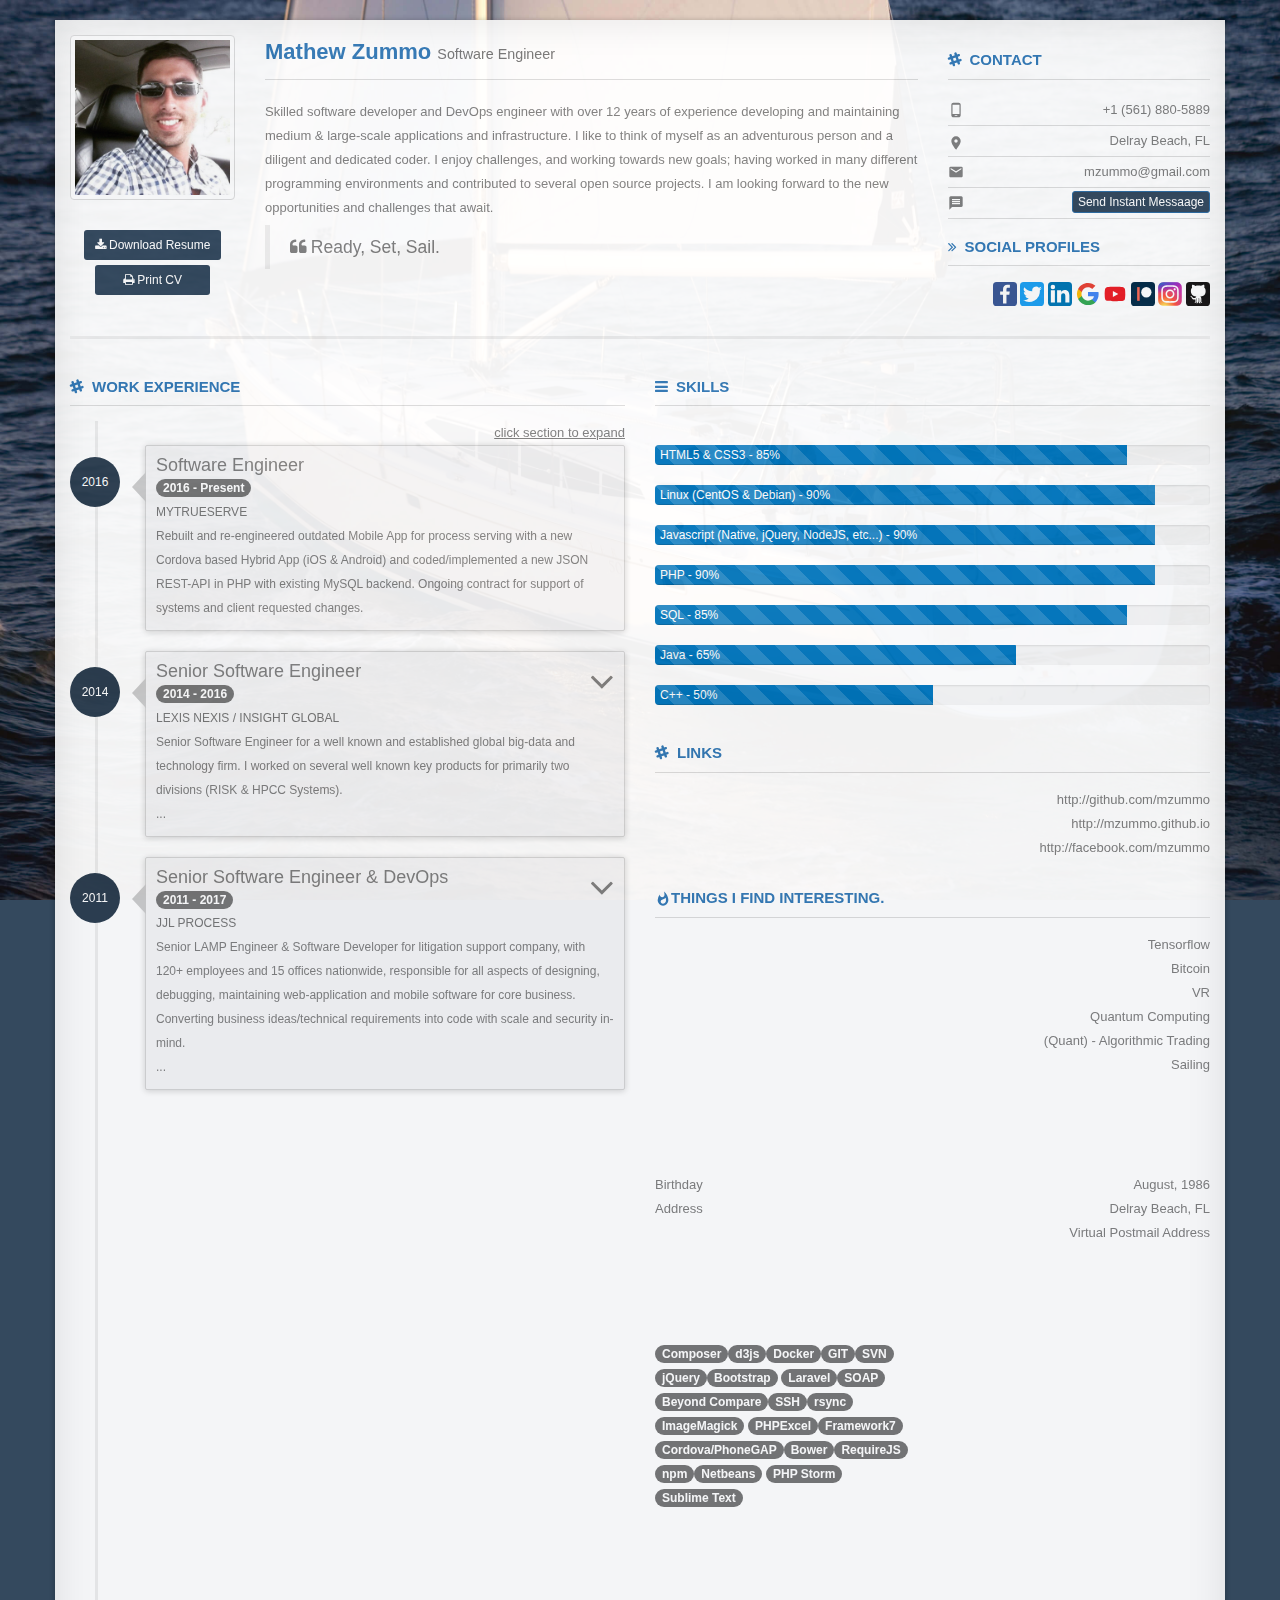
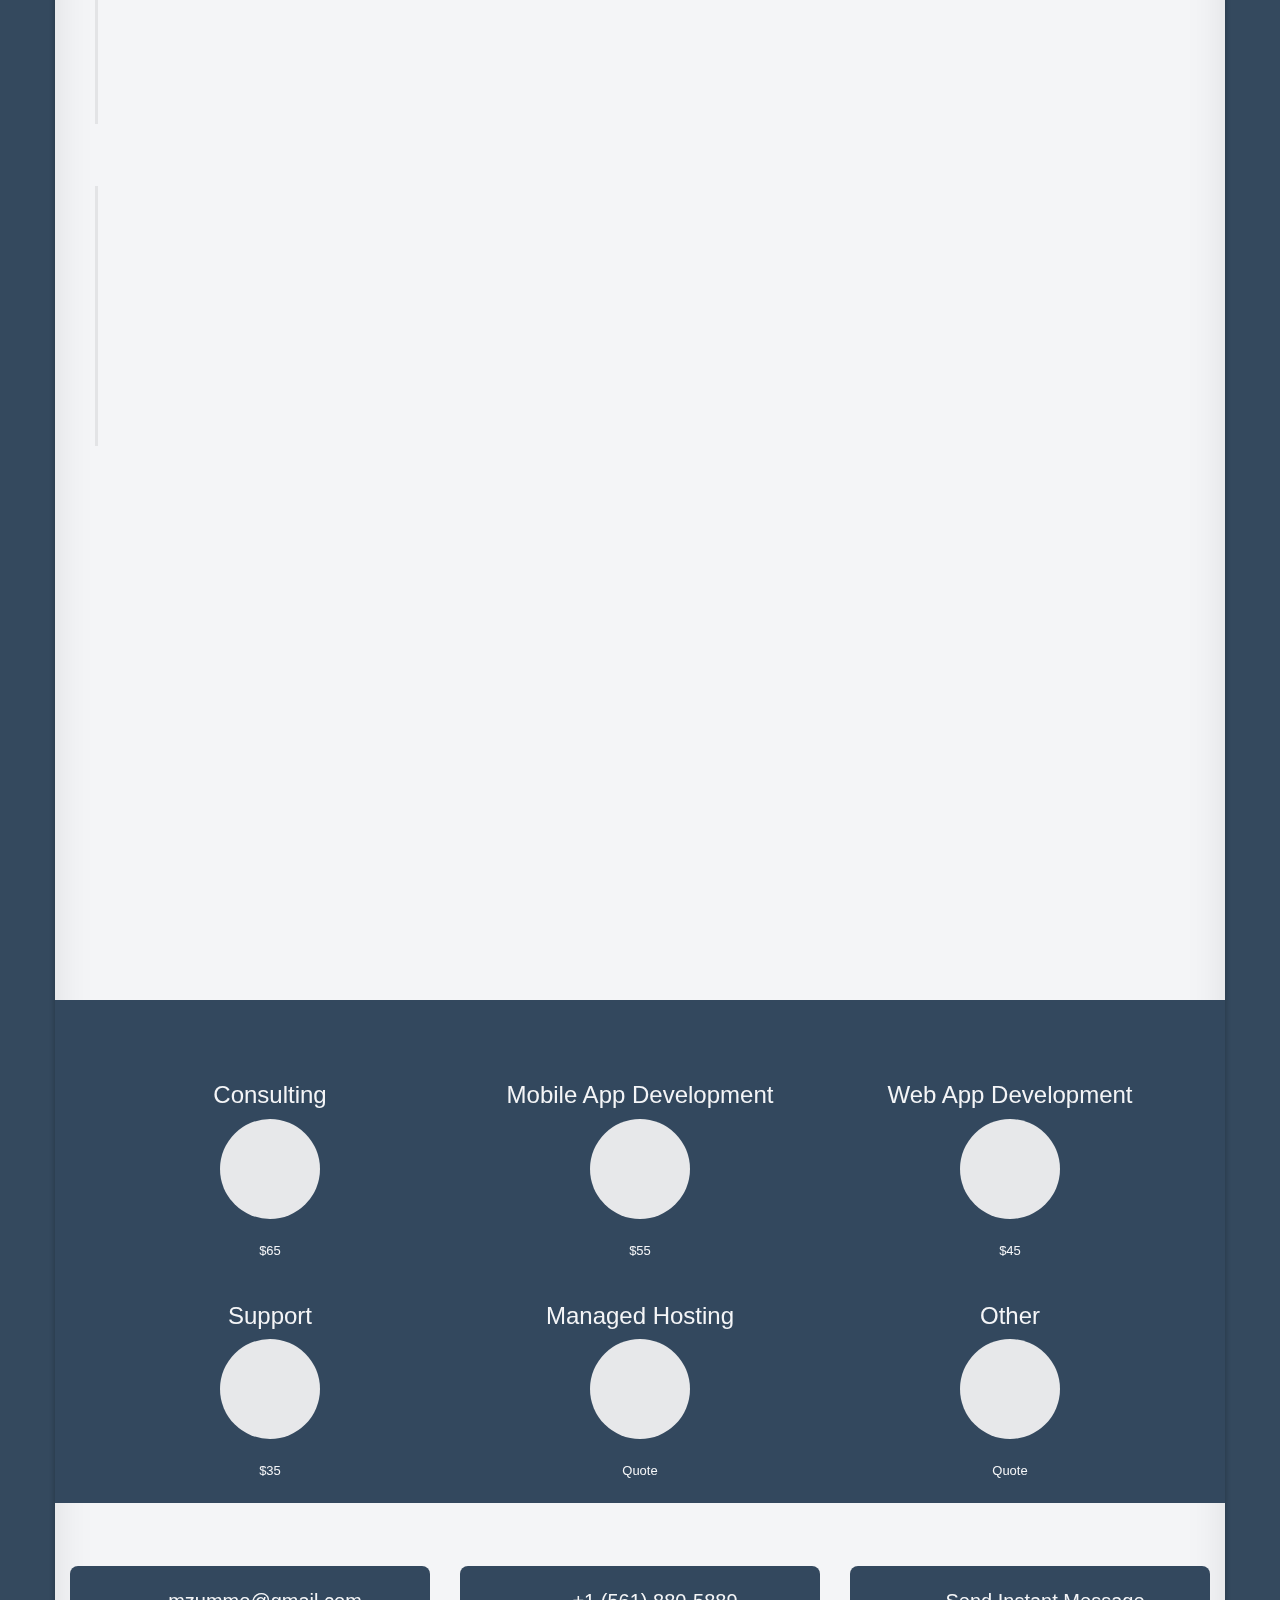
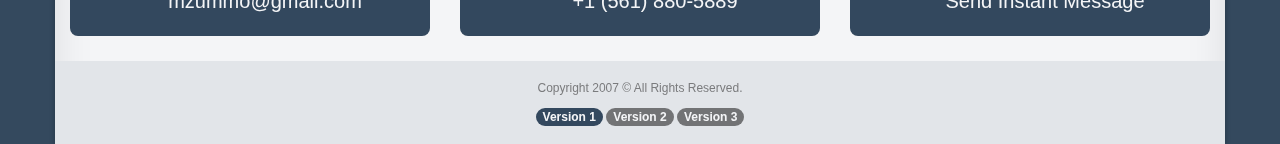
<file: index.html>
<!DOCTYPE html>
<html lang="en">
<head>
    <meta charset="utf-8" />
    <meta http-equiv="X-UA-Compatible" content="IE=edge" />
    <meta name="viewport" content="width=device-width, initial-scale=1" />
    <title>Mathew Zummo - Web CV Resume</title>
    <!-- Latest compiled and minified CSS -->
    <!-- Bootstrap core CSS -->
    <link href="//maxcdn.bootstrapcdn.com/bootstrap/3.3.7/css/bootstrap.min.css" rel="stylesheet" />
    <!-- <link href="bootstrap/css/bootstrap.min.css" rel="stylesheet" /> -->
    <!-- Font Awesome CSS -->
    <!-- <link href="font-awesome/css/font-awesome.min.css" rel="stylesheet" /> -->
    <link href="//maxcdn.bootstrapcdn.com/font-awesome/4.7.0/css/font-awesome.min.css" rel="stylesheet" />
    <!-- Google Material Icons -->
    <link href="//fonts.googleapis.com/icon?family=Material+Icons" rel="stylesheet">
    <!-- Custom styles CSS -->
    <link href="assets/css/custom-style.css" rel="stylesheet" />
    <!-- Animate css -->
    <link href="WOW/css/animate.css" rel="stylesheet" />

    <!-- HTML5 shim and Respond.js for IE8 support of HTML5 elements and media queries -->
    <!-- WARNING: Respond.js doesn't work if you view the page via file:// -->
    <!--[if lt IE 9]>
      <script src="bootstrap/js/html5shiv.min.js"></script>
      <script src="bootstrap/js/respond.min.js"></script>
    <![endif]-->

    


</head>
<body>

    <!-- Start Wrapper -->
    <div id="wrapper">
        <!-- Start container -->
        <div class="container">
            <!-- Start About me section -->
            <div class="row">
                <div class="col-sm-3 col-md-2 text-center">
                    <!-- Avatar Image -->
                    <img src="assets/images/me-2.jpg" alt="avatar" class="img-responsive img-profile thumbnail">
                    <!-- Download and Print button -->
                    <ul class="list-unstyled">
                        <li><a href="mzummo-resume-2017.pdf" class="btn btn-download btn-inverse btn-sm hidden-print" role="button"><i class="fa fa-download"></i>&nbsp;Download Resume</a></li>
                        <li><a href="javascript:window.print()" class="btn btn-print btn-inverse btn-sm hidden-print" role="button"><i class="fa fa-print"></i>&nbsp;Print CV</a></li>
                    </ul>
                </div>
                <div class="col-sm-9 col-md-7">
                    <div class="mini-desc">
                        <!-- Name and Profesion -->
                        <h1 class="title animated">Mathew Zummo <small class="text-muted display-block-sm">Software Engineer</small></h1>
                        <!-- Profile -->
                        <p>Skilled software developer and DevOps engineer with over 12 years of experience developing and maintaining medium & large-scale applications and infrastructure. I like to think of myself as an adventurous person and a diligent and dedicated coder. I enjoy challenges, and working towards new goals; having worked in many different programming environments and contributed to several open source projects. I am looking forward to the new opportunities and challenges that await.</p>
                        <blockquote>
                            <p><i class="fa fa-quote-left"></i>&nbsp;Ready, Set, Sail.</p>
                            <!--<footer>Someone famous in <cite title="Source Title">Source Title</cite></footer>-->
                        </blockquote>
                    </div>
                </div>
                <div class="col-sm-12 col-md-3">
                    <!-- Start Contact -->
                    <div class="contact">
                        <h2 class="sub-title"><i class="fa fa-slack"></i>CONTACT</h2>
                        <ul class="list-unstyled contact-list">
                            <!-- <li><i class="material-icons md-10">phone</i><span class="pull-right"<span class="pull-right blur-text">+1 (561) 880-5889</span></li> -->
                            
                            <li><a href="tel:561-880-5889"><i class="material-icons">phone_android</i><span class="pull-right">+1 (561) 880-5889</span></a></li>
                            <li><i class="material-icons"><i class="material-icons">place</i></i><span class="pull-right"<span class="pull-right blur-text">Delray Beach, FL</span></li>
                            
                            <li><a href="mailto:mzummo@gmail.com"><i class="material-icons">email</i><span class="pull-right">mzummo@gmail.com</span></a></li>
                            <!-- <li><a id="a-send-message" href="#"><i class="material-icons">message</i><span class="pull-right">Send Instant Message</span></a></li> -->
                            <li><a class="send-a-message" href="#"><i class="material-icons">message</i><button type="button" class="pull-right btn btn-xs btn-primary btn-inverse">Send Instant Messaage</button></a></li>
                            

                            <!-- <li><i class="fa fa-globe"></i><span class="pull-right"><a href="javascript:void(0)">www.jquery2DotNet.com</a></span></li> -->
                        </ul>
                    </div>
                    <!-- End Contact -->

                   <!-- Start Follow Me -->
                    <h2 class="sub-title"><i class="fa fa-angle-double-right"></i>SOCIAL PROFILES</h2>
                    <div class="follow pull-right">
                        <ul class="list-inline">
<!--                             <li><a href=""><img src="assets/icons/facebook.png" alt=""></a></li>
                            <li><a href=""><img src="assets/icons/twitter.png" alt=""></a></li>
                            <li><a href=""><img src="assets/icons/linkedin.png" alt=""></a></li>
                            <li><a href=""><img src="assets/icons/google-plus.png" alt=""></a></li>
                            <li><a href=""><img src="assets/icons/youtube.png" alt=""></a></li>
                            <li><a href=""><img src="assets/icons/patreon.png" alt=""></a></li>
                            <li><a href=""><img src="assets/icons/instagram.png" alt=""></a></li>
                            <li><a href=""><img src="assets/icons/github.png" alt=""></a></li> -->
                            <li style="margin: 0; padding: 0;"><a href=""><img src="assets/libs/SuperTinyIcons/images/svg/facebook.svg" style="width:24px; height:24px;" alt=""></a></li>
                            <li style="margin: 0; padding: 0;"><a href=""><img src="assets/libs/SuperTinyIcons/images/svg/twitter.svg" style="width:24px; height:24px;" alt=""></a></li>
                            <li style="margin: 0; padding: 0;"><a href=""><img src="assets/libs/SuperTinyIcons/images/svg/linkedin.svg" style="width:24px; height:24px;" alt=""></a></li>
                            <li style="margin: 0; padding: 0;"><a href=""><img src="assets/libs/SuperTinyIcons/images/svg/google.svg" style="width:24px; height:24px;" alt=""></a></li>
                            <li style="margin: 0; padding: 0;"><a href=""><img src="assets/libs/SuperTinyIcons/images/svg/youtube.svg" style="width:24px; height:24px;" alt=""></a></li>
                            <li style="margin: 0; padding: 0;"><a href=""><img src="assets/libs/SuperTinyIcons/images/svg/patreon.svg" style="width:24px; height:24px;" alt=""></a></li>
                            <li style="margin: 0; padding: 0;"><a href=""><img src="assets/libs/SuperTinyIcons/images/svg/instagram2.svg" style="width:24px; height:24px;" alt=""></a></li>
                            <li style="margin: 0; padding: 0;"><a href=""><img src="assets/libs/SuperTinyIcons/images/svg/github.svg" style="width:24px; height:24px;" alt=""></a></li>
 

                        </ul>
                    </div>

                    <!-- End Follow Me -->



                </div>
            </div>
            <!-- End About me section -->
            <hr />
            <div class="row">
                <div class="col-md-6">
                    <!-- Start Work Experience -->
                    <div><h2 class="sub-title"><i class="fa fa-slack"></i>WORK EXPERIENCE</h2><span></span><span id="expand-section-text" style="float:right;"><u>click section to expand</u></span></div>
                    <ul class="timeline">
                        <li>
                            <div class="timeline-badge mid-night">2016</div>
                            
                            <div class="timeline-panel">
                                <div class="timeline-heading">
                                    <h4 class="timeline-title">Software Engineer</h4>
                                    <span class="badge badge-secondary mid-night">2016 - Present</span>
                                    <p><small class="text-muted">MyTrueserve</small></p>
                                </div>
                                <div class="timeline-body">
                                    <p>Rebuilt and re-engineered outdated Mobile App for process serving with a new Cordova based Hybrid App (iOS &amp; Android) and coded/implemented a new JSON REST-API in PHP with existing MySQL backend. Ongoing contract for support of systems and client requested changes.</p>
                                </div>
                            </div>
                        </li>
                        <li>
                            <div class="timeline-badge mid-night">2014</div>
                            <div class="timeline-panel">
                                <i class="toggle-slidedown pull-right fa fa-angle-down fa-3x rotate"></i>
                                <div class="timeline-heading">
                                    <h4 class="timeline-title">Senior Software Engineer</h4>
                                    <span class="badge badge-secondary mid-night">2014 - 2016</span>
                                    <p><small class="text-muted">Lexis Nexis / Insight Global</small></p>
                                </div>
                                <div class="timeline-body">
                                    <p> Senior Software Engineer for a well known and established global big-data and technology firm. I worked on several well known key products for primarily two divisions (RISK &amp; HPCC Systems). 
                                        <br>
                                        <span class="ellipsis">...</span>
                                        <div class="section-a">
                                        <br>
                                        For the RISK Division I developed and debugged Front-End (JS/CSS/HTML) – (XML/XSLT). Working in tandem with QA, Design &amp; fellow Developers to find and resolve issues and program planned features. I also had a hand in several Zend Framework Products programming new features and analytics; facilitated development with 3rd party companies and internal/external APIs (mostly REST and SOAP) additionally working with the DB, DevOps &amp; Business teams. 
                                        <br><br>
                                        For the HPCC Systems division I worked on the team that developed a Charting/Visualization/Data Analytics framework used in internal and external products; also, helped implement the framework into new and existing Lexis Nexis &amp; HPCC Cluster Data Analytics Applications (Java/Tomcat, LAMP &amp; .NET). (Heavy D3 JS usage.)
                                        </div>
                                    </p>
                                </div>
                            </div>
                        </li>
                        <li>
                            <div class="timeline-badge mid-night">2011</div>
                            <div class="timeline-panel">
                                <i class="toggle-slidedown pull-right fa fa-angle-down fa-3x"></i>
                                <div class="timeline-heading">
                                    <h4 class="timeline-title">Senior Software Engineer &amp; DevOps</h4>
                                    <span class="badge badge-secondary mid-night">2011 - 2017</span>
                                    <p><small class="text-muted">JJL Process</small></p>
                                </div>
                                <div class="timeline-body">
                                    <p>
                                        Senior LAMP Engineer &amp; Software Developer for litigation support company, with 120+ employees and 15 offices nationwide, responsible for all aspects of designing, debugging, maintaining web-application and mobile software for core business. Converting business ideas/technical requirements into code with scale and security in-mind.
                                        <br>
                                    <span class="ellipsis">...</span>
                                    <div class="section-a">
                                        <br>
                                        JJLProcess’s core architecture and systems are extensively LAMP based. I developed and implemented their High Availability and Disaster Recovery System (Filesystem/SQL replication and DNS failover). During my time there I have re-written many of the key systems including a DB connection class to handle load balancing and failover. I have audited the system to improve performance by Indexing MySQL, rewriting queries, improving database structure and moving to SSD storage.
                                    </div>
                                    </p>
                                </div>
                            </div>
                        </li>
                        <li>
                            <div class="timeline-badge mid-night">2008</div>
                            <div class="timeline-panel">
                                <i class="toggle-slidedown pull-right fa fa-angle-down fa-3x"></i>
                                <div class="timeline-heading">
                                    <h4 class="timeline-title">Software Engineer</h4>
                                    <span class="badge badge-secondary mid-night">2008 - 2011</span>
                                    <p><small class="text-muted">Independent Contractor</small></p>
                                </div>
                                <div class="timeline-body">
                                    <p>
                                        Developed various web and software solutions and provided administration of computer systems for RSS Labs, Linkscape, and US Coverage.
                                        At Linkscape I had the opportunity to co-develop technologies and a platform for tracking, monitoring, and supporting their Satellite Modem (VSAT) Internet Service for Ultra High-End Luxury Yachts ($20M+). These systems were developed extensively in Python. Both the modem and backend systems were powered by Linux.
                                    </p>
                                    <span class="ellipsis">...</span>
                                    <div class="section-a">
                                    <br>
                                    <p>    
                                        At SMDNOW:
                                        <ul>
                                        <li>Developing marine life tagging and tracking application for customer.</li>
                                        <li>Helped develop complex SQL queries for customer applications.</li>
                                        <li>Provided Linux/MYSQL/PHP support.</li>
                                        </ul>
                                    </p>
                                    </div>
                                </div>
                            </div>
                        </li>
                        <li>
                            <div class="timeline-badge mid-night">2006</div>
                            <div class="timeline-panel">
                                <div class="timeline-heading">
                                    <h4 class="timeline-title">Admin &amp; DevOps</h4>
                                    <span class="badge badge-secondary mid-night">2006 - 2008</span>
                                    <p><small class="text-muted">Entertainment Benefits Group</small></p>
                                </div>
                                <div class="timeline-body">
                                    <p>
                                        Windows &amp; Linux System Administrator (DevOps) for ecommerce travel company with 50+ employees and $100M revenue.
                                    </p>
                                </div>
                            </div>
                        </li>
                        <li>
                            <div class="timeline-badge mid-night">2005</div>
                            <div class="timeline-panel">
                                <div class="timeline-heading">
                                    <h4 class="timeline-title">Production Specialist</h4>
                                    <span class="badge badge-secondary mid-night">2005 - 2006</span>
                                    <p><small class="text-muted">eSchool Solutions</small></p>
                                </div>
                                <div class="timeline-body">
                                    <p>
                                        Build servers, create documentation, and provided support for software firm in education market with custom solution for school districts nation-wide.
                                    </p>
                                </div>
                            </div>
                        </li>
                    </ul>
                    <!-- End Work Experience -->

                    <!-- Start Education -->
                    <h2 class="sub-title"><i class="fa fa-slack"></i>EDUCATION</h2>
                    <ul class="timeline">
                        <li>
                            <div class="timeline-badge mid-night">2004</div>
                            <div class="timeline-panel">
                                <div class="timeline-heading">
                                    <h4 class="timeline-title">Computer Engineering</h4>
                                    <span class="badge badge-secondary mid-night">2004 - 2007</span>
                                    <p><small class="text-muted">University of Central Florida</small></p>
                                </div>
                                <!-- <div class="timeline-body">
                                    <p>Attended 3 years.</p>
                                </div> -->
                            </div>
                        </li>
                        <li>
                            <div class="timeline-badge mid-night">2000</div>
                            <!-- <span class="badge badge-secondary mid-night">2000 - 2004</span> -->
                            <div class="timeline-panel">
                                <div class="timeline-heading">
                                    <h4 class="timeline-title">High School</h4>
                                    <span class="badge badge-secondary mid-night">2000 - 2004</span>
                                    <p><small class="text-muted">Lecanto High School</small></p>
                                </div>
                                <div class="timeline-body">
                                    <!-- <p>when an unknown printer took a galley of type and scrambled it to make a type specimen book. It has survived not only five centuries.</p> -->
                                </div>
                            </div>
                        </li>
                    </ul>
                    <!-- End Education -->
                </div>

                <div class="col-md-6">
                    <!-- Start Skills -->
                    <div class="row">
                        <div class="col-md-12">

                            <h2 class="sub-title"><i class="fa fa-bars"></i>SKILLS</h2>
                            <br>
                            <div>
                                <div class="progress">
                                    <div class="progress-bar progress-bar-striped progress-bar-animated progress-bar-green-sea active" role="progressbar" aria-valuenow="85" aria-valuemin="0" aria-valuemax="100">
                                        <span>HTML5 &amp; CSS3</span>
                                    </div>
                                </div>
                                <div class="progress">
                                    <div class="progress-bar progress-bar-striped progress-bar-animated progress-bar-green-sea active" role="progressbar" aria-valuenow="90" aria-valuemin="0" aria-valuemax="100">
                                        <span>Linux (CentOS &amp; Debian)</span>
                                    </div>
                                </div>
                                <div class="progress">
                                    <div class="progress-bar progress-bar-striped progress-bar-animated progress-bar-green-sea active" role="progressbar" aria-valuenow="90" aria-valuemin="0" aria-valuemax="100">
                                        <span>Javascript (Native, jQuery, NodeJS, etc...)</span>
                                    </div>
                                </div>
                                <div class="progress">
                                    <div class="progress-bar progress-bar-striped progress-bar-animated progress-bar-green-sea active" role="progressbar" aria-valuenow="90" aria-valuemin="0" aria-valuemax="100">
                                        <span>PHP</span>
                                    </div>
                                </div>
                                <div class="progress">
                                    <div class="progress-bar progress-bar-striped progress-bar-animated progress-bar-green-sea active" role="progressbar" aria-valuenow="85" aria-valuemin="0" aria-valuemax="100">
                                        <span>SQL</span>
                                    </div>
                                </div>
                                <div class="progress">
                                    <div class="progress-bar progress-bar-striped progress-bar-animated progress-bar-green-sea active" role="progressbar" aria-valuenow="65" aria-valuemin="0" aria-valuemax="100">
                                        <span>Java</span>
                                    </div>
                                </div>
                                <div class="progress">
                                    <div class="progress-bar progress-bar-striped progress-bar-animated progress-bar-green-sea active" role="progressbar" aria-valuenow="50" aria-valuemin="0" aria-valuemax="100">
                                        <span>C++</span>
                                    </div>
                                </div>
                            </div>

                        </div>
                    </div>
                    <!-- End Skills -->

                    <div class="row">
                        <div class="col-sm-6 col-md-12">
                            <!-- Start Languages -->
                            <!-- <h2 class="sub-title"><i class="fa fa-language"></i>LANGUAGES</h2>
                            <div class="languages">
                                <div>
                                    English
                            <div class="icons pull-right">
                                <i class="fa fa-star"></i><i class="fa fa-star"></i><i class="fa fa-star"></i><i class="fa fa-star"></i><i class="fa fa-star"></i>
                            </div>
                                </div>
                                <div>
                                    French
                            <div class="icons pull-right">
                                <i class="fa fa-star"></i><i class="fa fa-star"></i><i class="fa fa-star"></i><i class="fa fa-star"></i><i class="fa fa-star-o"></i>
                            </div>
                                </div>
                                <div>
                                    Spanish
                            <div class="icons pull-right">
                                <i class="fa fa-star"></i><i class="fa fa-star"></i><i class="fa fa-star"></i><i class="fa fa-star-o"></i><i class="fa fa-star-o"></i>
                            </div>
                                </div>
                                <div>
                                    German
                            <div class="icons pull-right">
                                <i class="fa fa-star"></i><i class="fa fa-star"></i><i class="fa fa-star-o"></i><i class="fa fa-star-o"></i><i class="fa fa-star-o"></i>
                            </div>
                                </div>
                            </div> -->
                            <!-- End Languages -->

                    <h2 class="sub-title"><i class="fa fa-slack"></i>Links</h2>
                    <div>
                        <ul class="list-unstyled">
                            <li>&nbsp;<span class="pull-right">http://github.com/mzummo</span></li>
                            <li>&nbsp;<span class="pull-right">http://mzummo.github.io</span></li>
                            <li>&nbsp;<span class="pull-right">http://facebook.com/mzummo</span></li>
                        </ul>
                    </div>


                        </div>
                        <div class="col-sm-6 col-md-12">
                            <!-- Start Published -->
<!--                             <h2 class="sub-title"><i class="fa fa-file"></i>PUBLISHED</h2>
                            <div class="published">
                                <div>
                                    Lorem Ipsum available, Magazine
                            <div class="icons pull-right">
                                15 Dec 2014
                            </div>
                                </div>
                                <div>
                                    Lorem Ipsum available, Magazine
                            <div class="icons pull-right">
                                14 Dec 2014
                            </div>
                                </div>
                                <div>
                                    Lorem Ipsum available, Magazine
                            <div class="icons pull-right">
                                13 Dec 2014
                            </div>
                                </div>
                            </div> -->
                            <!-- End Published -->

                    <h2 class="sub-title"><i class="fax fa-slackx material-icons">whatshot</i>Things I find interesting.</h2>
                    <div>
                        <ul class="list-unstyled">
                            <li>&nbsp;<span class="pull-right">Tensorflow</span></li>
                            <li>&nbsp;<span class="pull-right">Bitcoin</span></li>
                            <li>&nbsp;<span class="pull-right">VR</span></li>
                            <li>&nbsp;<span class="pull-right">Quantum Computing</span></li>
                            <li>&nbsp;<span class="pull-right">(Quant) - Algorithmic Trading</span></li>
                            <li>&nbsp;<span class="pull-right">Sailing</span></li>
                            <li>&nbsp;<span class="pull-right"></span></li>
                        </ul>
                    </div>

                        </div>
                    </div>

                    <!-- Start Personal Information -->
<!--                     <h2 class="sub-title"><i class="fa fa-slack"></i>PERSONAL INFORMATION</h2>
                    <div>
                        <ul class="list-unstyled">
                            <li>Birthday<span class="pull-right">Feb 2, 1988</span></li>
                            <li>Address<span class="pull-right">West 2th Street</span></li>
                            <li>&nbsp;<span class="pull-right">Manhattan</span></li>
                            <li>&nbsp;<span class="pull-right">New York, NY 10026</span></li>
                        </ul>
                    </div> -->
                    <h2 class="sub-title"><i class="fa fa-slack"></i>PERSONAL INFORMATION</h2>
                    <div>
                        <ul class="list-unstyled">
                            <li>Birthday<span class="pull-right">August, 1986</span></li>
                            <li>Address<span class="pull-right">Delray Beach, FL</span></li>
                            <li>&nbsp;<span class="pull-right">Virtual Postmail Address</span></li>
                            <li>&nbsp;<span class="pull-right"></span></li>
                        </ul>
                    </div>

                    <div class="row>">
                       </div>


                    <!-- End Personal Information -->

                    <div class="row">
                        <div class="col-sm-6 col-md-6">
                            <!-- Start Follow Me -->
<!--                             <h2 class="sub-title"><i class="fa fa-angle-double-right"></i>SOCIAL PROFILES</h2>
                            <div class="follow">
                                <ul class="list-inline">
                                    <li><a href="javascript:void(0)"><i data-toggle="tooltip" title="Twitter" class="fa fa-twitter-square fa-2x"></i></a></li>
                                    <li><a href="javascript:void(0)"><i data-toggle="tooltip" title="Facebook" class="fa fa-facebook-square fa-2x"></i></a></li>
                                    <li><a href="javascript:void(0)"><i data-toggle="tooltip" title="Google plus" class="fa fa-google-plus-square fa-2x"></i></a></li>
                                    <li><a href="javascript:void(0)"><i data-toggle="tooltip" title="Linkedin" class="fa fa-linkedin-square fa-2x"></i></a></li>
                                    <li><a href="javascript:void(0)"><i data-toggle="tooltip" title="Pinterest" class="fa fa-pinterest-square fa-2x"></i></a></li>
                                    <li><a href="javascript:void(0)"><i data-toggle="tooltip" title="Instagram" class="fa fa-instagram fa-2x"></i></a></li>
                                </ul>
                            </div> -->
                            <!-- End Follow Me -->

                            <h2 class="sub-title"><i class="fa fa-slack"></i>Development Tools</h2>
                            <div class="devtools">
                                <!-- META TAGS -->
                                <span class="badge">Composer</span><span class="badge">d3js</span><span class="badge">Docker</span><span class="badge">GIT</span><span class="badge">SVN</span><span class="badge">jQuery</span><span class="badge">Bootstrap</span>
                                <span class="badge">Laravel</span><span class="badge">SOAP</span><span class="badge">Beyond Compare</span><span class="badge">SSH</span><span class="badge">rsync</span><span class="badge">ImageMagick</span>
                                <span class="badge">PHPExcel</span><span class="badge">Framework7</span><span class="badge">Cordova/PhoneGAP</span><span class="badge">Bower</span><span class="badge">RequireJS</span><span class="badge">npm</span><span class="badge">Netbeans</span>
                                <span class="badge">PHP Storm</span><span class="badge">Sublime Text</span>
                            </div>


                        </div>
                        <div class="col-sm-6 col-md-6">
                            <!-- Start Hobbies -->
                            <h2 class="sub-title"><i class="fa fa-slack"></i>HOBBIES</h2>
                            <div class="hobbies">
                                <span class="badge">Boating</span><span class="badge">Programming</span><span class="badge">Watching movies</span><span class="badge">Reading</span><span class="badge">Traveling</span><span class="badge">Beach</span>
                                <span class="badge">Museums</span>
                            </div>
                            <!-- End Hobbies -->
                        </div>
                    </div>

                    <!-- Start Testimonial -->
             
                    <!-- End Testimonial -->

                </div>
            </div>

            <!-- Start Portfolio -->
            <div class="row">
                <div class="col-md-12">
                    <h2 class="sub-title"><i class="fa fa-slack"></i>Portfolio</h2>
<!--                     <ul id="filters" class="clearfix">
                        <li><span class="filter active" data-filter="app card icon logo web">All</span></li>
                        <li><span class="filter" data-filter="app">App</span></li>
                        <li><span class="filter" data-filter="card">Card</span></li>
                        <li><span class="filter" data-filter="icon">Icon</span></li>
                        <li><span class="filter" data-filter="logo">Logo</span></li>
                        <li><span class="filter" data-filter="web">Web</span></li>
                    </ul> -->

                    <div id="portfoliolist">

                        <div style="width:25%" class="portfolio logo" data-cat="logo">
                            <div class="portfolio-wrapper">
                                <img src="assets/images/hpcc-vis-2.png" alt="" />
                                <div class="label">
                                    <div class="label-text">
                                        <a class="text-title">Visualization Library</a>
                                        <span class="text-category">Javascript</span>
                                    </div>
                                    <div class="label-bg"></div>
                                </div>
                            </div>
                        </div>

                        <div style="width:25%" class="portfolio app" data-cat="app">
                            <div class="portfolio-wrapper">
                                <img src="assets/images/mts-ts-1.png" alt="" />
                                <div class="label">
                                    <div class="label-text">
                                        <a class="text-title">Trueserve SL 2</a>
                                        <span class="text-category">Hybrid Mobile App</span>
                                    </div>
                                    <div class="label-bg"></div>
                                </div>
                            </div>
                        </div>

                        <div style="width:25%" class="portfolio web" data-cat="web">
                            <div class="portfolio-wrapper">
                                <img src="assets/images/jjl-ts-1.png" alt="" />
                                <div class="label">
                                    <div class="label-text">
                                        <a class="text-title">Trueserve Mobile</a>
                                        <span class="text-category">Native Android App</span>
                                    </div>
                                    <div class="label-bg"></div>
                                </div>
                            </div>
                        </div>

                        <div style="width:25%" class="portfolio web" data-cat="web">
                            <div class="portfolio-wrapper">
                                <img src="assets/images/mytrueserve-2.png" alt="" />
                                <div class="label">
                                    <div class="label-text">
                                        <a class="text-title">MyTrueserve.com</a>
                                        <span class="text-category">Web Application</span>
                                    </div>
                                    <div class="label-bg"></div>
                                </div>
                            </div>
                        </div>

                        <div style="width:25%;height:100%" class="portfolio web" data-cat="web">
                            <div class="portfolio-wrapper">
                                <img src="assets/images/jjlprocess-2.png" alt="" />
                                <div class="label">
                                    <div class="label-text">
                                        <a class="text-title">jjlprocess.com</a>
                                        <span class="text-category">Web Application</span>
                                    </div>
                                    <div class="label-bg"></div>
                                </div>
                            </div>
                        </div>
                        <!--
                        <div style="width:25%;height:100%" class="portfolio web" data-cat="web">
                            <div class="portfolio-wrapper">
                                <img src="assets/images/jjl-rainloop-1.png" alt="" />
                                <div class="label">
                                    <div class="label-text">
                                        <a class="text-title">E-Mail / Webmail</a>
                                        <span class="text-category">IMAP / Rainloop</span>
                                    </div>
                                    <div class="label-bg"></div>
                                </div>
                            </div>
                        </div>
                        -->
                        <div style="width:25%;height:100%" class="portfolio web" data-cat="web">
                            <div class="portfolio-wrapper">
                                <img src="assets/images/jjl-bulk-file-1.png" alt="" />
                                <div class="label">
                                    <div class="label-text">
                                        <a class="text-title">Court Document E-File System</a>
                                        <span class="text-category">Web Application</span>
                                    </div>
                                    <div class="label-bg"></div>
                                </div>
                            </div>
                        </div>
                       
                        <!-- <div class="portfolio card" data-cat="card">
                            <div class="portfolio-wrapper">
                                <img src="portfolio/img/portfolios/card/1.jpg" alt="" />
                                <div class="label">
                                    <div class="label-text">
                                        <a class="text-title">Typography Company</a>
                                        <span class="text-category">Business card</span>
                                    </div>
                                    <div class="label-bg"></div>
                                </div>
                            </div>
                        </div>

                        <div class="portfolio app" data-cat="app">
                            <div class="portfolio-wrapper">
                                <img src="portfolio/img/portfolios/app/3.jpg" alt="" />
                                <div class="label">
                                    <div class="label-text">
                                        <a class="text-title">Weatherette</a>
                                        <span class="text-category">APP</span>
                                    </div>
                                    <div class="label-bg"></div>
                                </div>
                            </div>
                        </div>

                        <div class="portfolio card" data-cat="card">
                            <div class="portfolio-wrapper">
                                <img src="portfolio/img/portfolios/card/4.jpg" alt="" />
                                <div class="label">
                                    <div class="label-text">
                                        <a class="text-title">BMF</a>
                                        <span class="text-category">Business card</span>
                                    </div>
                                    <div class="label-bg"></div>
                                </div>
                            </div>
                        </div>

                        <div class="portfolio card" data-cat="card">
                            <div class="portfolio-wrapper">
                                <img src="portfolio/img/portfolios/card/5.jpg" alt="" />
                                <div class="label">
                                    <div class="label-text">
                                        <a class="text-title">Techlion</a>
                                        <span class="text-category">Business card</span>
                                    </div>
                                    <div class="label-bg"></div>
                                </div>
                            </div>
                        </div>

                        <div class="portfolio logo" data-cat="logo">
                            <div class="portfolio-wrapper">
                                <img src="portfolio/img/portfolios/logo/1.jpg" alt="" />
                                <div class="label">
                                    <div class="label-text">
                                        <a class="text-title">KittyPic</a>
                                        <span class="text-category">Logo</span>
                                    </div>
                                    <div class="label-bg"></div>
                                </div>
                            </div>
                        </div>

                        <div class="portfolio app" data-cat="app">
                            <div class="portfolio-wrapper">
                                <img src="portfolio/img/portfolios/app/2.jpg" alt="" />
                                <div class="label">
                                    <div class="label-text">
                                        <a class="text-title">Graph Plotting</a>
                                        <span class="text-category">APP</span>
                                    </div>
                                    <div class="label-bg"></div>
                                </div>
                            </div>
                        </div>

                        <div class="portfolio card" data-cat="card">
                            <div class="portfolio-wrapper">
                                <img src="portfolio/img/portfolios/card/2.jpg" alt="" />
                                <div class="label">
                                    <div class="label-text">
                                        <a class="text-title">QR Quick Response</a>
                                        <span class="text-category">Business card</span>
                                    </div>
                                    <div class="label-bg"></div>
                                </div>
                            </div>
                        </div>

                        <div class="portfolio logo" data-cat="logo">
                            <div class="portfolio-wrapper">
                                <img src="portfolio/img/portfolios/logo/6.jpg" alt="" />
                                <div class="label">
                                    <div class="label-text">
                                        <a class="text-title">Mobi Sock</a>
                                        <span class="text-category">Logo</span>
                                    </div>
                                    <div class="label-bg"></div>
                                </div>
                            </div>
                        </div>

                        <div class="portfolio logo" data-cat="logo">
                            <div class="portfolio-wrapper">
                                <img src="portfolio/img/portfolios/logo/7.jpg" alt="" />
                                <div class="label">
                                    <div class="label-text">
                                        <a class="text-title">Village Community Church</a>
                                        <span class="text-category">Logo</span>
                                    </div>
                                    <div class="label-bg"></div>
                                </div>
                            </div>
                        </div>

                        <div class="portfolio icon" data-cat="icon">
                            <div class="portfolio-wrapper">
                                <img src="portfolio/img/portfolios/icon/4.jpg" alt="" />
                                <div class="label">
                                    <div class="label-text">
                                        <a class="text-title">Domino's Pizza</a>
                                        <span class="text-category">Icon</span>
                                    </div>
                                    <div class="label-bg"></div>
                                </div>
                            </div>
                        </div>

                        <div class="portfolio web" data-cat="web">
                            <div class="portfolio-wrapper">
                                <img src="portfolio/img/portfolios/web/3.jpg" alt="" />
                                <div class="label">
                                    <div class="label-text">
                                        <a class="text-title">Backend Admin</a>
                                        <span class="text-category">Web design</span>
                                    </div>
                                    <div class="label-bg"></div>
                                </div>
                            </div>
                        </div>

                        <div class="portfolio icon" data-cat="icon">
                            <div class="portfolio-wrapper">
                                <img src="portfolio/img/portfolios/icon/1.jpg" alt="" />
                                <div class="label">
                                    <div class="label-text">
                                        <a class="text-title">Instagram</a>
                                        <span class="text-category">Icon</span>
                                    </div>
                                    <div class="label-bg"></div>
                                </div>
                            </div>
                        </div>

                        <div class="portfolio web" data-cat="web">
                            <div class="portfolio-wrapper">
                                <img src="portfolio/img/portfolios/web/2.jpg" alt="" />
                                <div class="label">
                                    <div class="label-text">
                                        <a class="text-title">Student Guide</a>
                                        <span class="text-category">Web design</span>
                                    </div>
                                    <div class="label-bg"></div>
                                </div>
                            </div>
                        </div>

                        <div class="portfolio icon" data-cat="icon">
                            <div class="portfolio-wrapper">
                                <img src="portfolio/img/portfolios/icon/2.jpg" alt="" />
                                <div class="label">
                                    <div class="label-text">
                                        <a class="text-title">Scoccer</a>
                                        <span class="text-category">Icon</span>
                                    </div>
                                    <div class="label-bg"></div>
                                </div>
                            </div>
                        </div>

                        <div class="portfolio icon" data-cat="icon">
                            <div class="portfolio-wrapper">
                                <img src="portfolio/img/portfolios/icon/5.jpg" alt="" />
                                <div class="label">
                                    <div class="label-text">
                                        <a class="text-title">3D Map</a>
                                        <span class="text-category">Icon</span>
                                    </div>
                                    <div class="label-bg"></div>
                                </div>
                            </div>
                        </div>

                        <div class="portfolio web" data-cat="web">
                            <div class="portfolio-wrapper">
                                <img src="portfolio/img/portfolios/web/1.jpg" alt="" />
                                <div class="label">
                                    <div class="label-text">
                                        <a class="text-title">Note</a>
                                        <span class="text-category">Web design</span>
                                    </div>
                                    <div class="label-bg"></div>
                                </div>
                            </div>
                        </div>

                        <div class="portfolio logo" data-cat="logo">
                            <div class="portfolio-wrapper">
                                <img src="portfolio/img/portfolios/logo/3.jpg" alt="" />
                                <div class="label">
                                    <div class="label-text">
                                        <a class="text-title">Native Designers</a>
                                        <span class="text-category">Logo</span>
                                    </div>
                                    <div class="label-bg"></div>
                                </div>
                            </div>
                        </div>

                        <div class="portfolio logo" data-cat="logo">
                            <div class="portfolio-wrapper">
                                <img src="portfolio/img/portfolios/logo/4.jpg" alt="" />
                                <div class="label">
                                    <div class="label-text">
                                        <a class="text-title">Bookworm</a>
                                        <span class="text-category">Logo</span>
                                    </div>
                                    <div class="label-bg"></div>
                                </div>
                            </div>
                        </div>

                        <div class="portfolio icon" data-cat="icon">
                            <div class="portfolio-wrapper">
                                <img src="portfolio/img/portfolios/icon/3.jpg" alt="" />
                                <div class="label">
                                    <div class="label-text">
                                        <a class="text-title">Sandwich</a>
                                        <span class="text-category">Icon</span>
                                    </div>
                                    <div class="label-bg"></div>
                                </div>
                            </div>
                        </div>

                        <div class="portfolio card" data-cat="card">
                            <div class="portfolio-wrapper">
                                <img src="portfolio/img/portfolios/card/3.jpg" alt="" />
                                <div class="label">
                                    <div class="label-text">
                                        <a class="text-title">Reality</a>
                                        <span class="text-category">Business card</span>
                                    </div>
                                    <div class="label-bg"></div>
                                </div>
                            </div>
                        </div>

                        <div class="portfolio logo" data-cat="logo">
                            <div class="portfolio-wrapper">
                                <img src="portfolio/img/portfolios/logo/2.jpg" alt="" />
                                <div class="label">
                                    <div class="label-text">
                                        <a class="text-title">Speciallisterne</a>
                                        <span class="text-category">Logo</span>
                                    </div>
                                    <div class="label-bg"></div>
                                </div>
                            </div>
                        </div> -->


                    </div>
                </div>
            </div>
            <!-- End Portfolio -->

            <!-- Start Services -->
            <div class="row services">
                <div class="col-md-12 service-container">
                    <div class="col-md-12">
                        <h2 class="sub-title"><i class="fa fa-slack"></i>Services</h2>
                        <div class="col-sm-4 col-md-4 text-center">
                            <h3>Consulting</h3>
                            <div class="service-icon">
                                <i class="fa fa-comments"></i>
                            </div>
                            <div class="service-description">$65</div>
                        </div>
                        <div class="col-sm-4 col-md-4 text-center">
                            <h3>Mobile App Development</h3>
                            <div class="service-icon">
                                <i class="fa fa-mobile"></i>
                            </div>
                            <div class="service-description">$55</div>
                        </div>
                        <div class="col-sm-4 col-md-4 text-center">
                            <h3>Web App Development</h3>
                            <div class="service-icon">
                                <i class="fa fa-connectdevelop"></i>
                            </div>
                            <div class="service-description">$45</div>
                        </div>
                        <div class="col-sm-4 col-md-4 text-center">
                            <h3>Support</h3>
                            <div class="service-icon">
                                <i class="fa fa-graduation-cap"></i>
                            </div>
                            <div class="service-description">$35</div>
                        </div>
                        <div class="col-sm-4 col-md-4 text-center">
                            <h3>Managed Hosting</h3>
                            <div class="service-icon">
                                <i class="fa fa-database"></i>
                            </div>
                            <div class="service-description">Quote</div>
                        </div>
                        <div class="col-sm-4 col-md-4 text-center">
                            <h3>Other</h3>
                            <div class="service-icon">
                                <i class="fa fa-bitcoin"></i>
                            </div>
                            <div class="service-description">Quote</div>
                        </div>
                    </div>
                </div>
            </div>
            <!-- End Services -->

            <!-- Start Quick Contact -->
            <div class="row quick-contacts">
                <div class="col-md-12">
                    <h2 class="sub-title"><i class="fa fa-slack"></i>Quick contact</h2>
                    <div class="row">
                        <div class="col-sm-4 col-md-4">
                            <!-- <div class="quick-contact"><a href="mailto:mzummo@gmail.com"><i class="fa fa-envelope-o"></i>mzummo@gmail.com</a></div> -->
                            <div class="quick-contact"><a href="mailto:mzummo@gmail.com"><i class="bottom material-icons">email</i>mzummo@gmail.com</a></div>
                            


                        </div>
                        <div class="col-sm-4 col-md-4">
                            <!-- <div class="quick-contact"><i class="fa fa-mobile fa-2x"></i>+1 (561) 000-0000</div> -->
                            <a href="tel:561-880-5889"><div class="quick-contact"><i class="bottom material-icons">phone_android</i>+1 (561) 880-5889</div></a>
                            
                        </div>
                        <div class="col-sm-4 col-md-4">
                            <!-- <div class="quick-contact"><i class="fa fa-skype"></i>Send Instant Message</div> -->
                            <div class="quick-contact"><a class="send-a-message" href="#"><i class="bottom material-icons">message</i>Send Instant Message</a></div>

                        </div>
                    </div>
                </div>
            </div>
            <!-- End Quick Contact -->

            <!-- Start Footer -->
            <div class="row">
                <footer class="footer">
                    <p>Copyright 2007 &copy; All Rights Reserved.</p>
                    <span class="badge" style="background-color:#34495E">Version 1</span>
                    <span class="badge">Version 2</span>
                    <span class="badge">Version 3</span>
                </footer>
            </div>
            <!-- End Footer -->
        </div>

        <!-- End container -->
    </div>
    <!-- End Wrapper -->


    <!-- Templates -->

    <!-- Modal -->
    <div class="modal fade" id="myModal" tabindex="-1" role="dialog" aria-labelledby="myModalLabel">
      <div class="modal-dialog" role="document">
        <div class="modal-content">
          <div class="modal-header">
            <button type="button" class="close" data-dismiss="modal" aria-label="Close"><span aria-hidden="true">&times;</span></button>
            <h4 class="modal-title" id="myModalLabel">Send Instant Message</h4>
          </div>
          <div class="modal-body">
            Message:<br>
            
            <form action="?" method="POST">
                <textarea placeholder="" style="width:100%"></textarea><br><br>
                <div class="g-recaptcha" data-sitekey="your_site_key"></div>
                <!--<input type="submit" value="Submit">-->
            </form>

          </div>
          <div class="modal-footer">
            <button type="button" class="btn btn-default" data-dismiss="modal">Cancel</button>
            <button type="button" class="btn btn-primary">Send</button>
          </div>
        </div>
      </div>
    </div>


    <!-- Javascript files -->
    <!-- jQuery -->
    <script src="//code.jquery.com/jquery-3.2.1.min.js"></script>
    <!--<script src="bootstrap/js/jquery.min.js"></script>-->

    <!-- Bootstrap JS -->
    <!--<script src="bootstrap/js/bootstrap.min.js"></script>-->
    <script src="//maxcdn.bootstrapcdn.com/bootstrap/3.3.7/js/bootstrap.min.js"></script>

    <!-- WOW JS -->
    <script src="WOW/js/wow.min.js"></script>
    <!-- Easing JS -->
    <script type="text/javascript" src="assets/js/jquery.easing.min.js"></script>
    <!-- <script type="text/javascript" src="//cdnjs.cloudflare.com/ajax/libs/jquery-easing/1.4.1/jquery.easing.min.js"></script> -->

    <!-- Mixitup JS -->
    <script type="text/javascript" src="assets/js/jquery.mixitup.min.js"></script>
    <!-- <script type="text/javascript" src="//cdnjs.cloudflare.com/ajax/libs/mixitup/3.2.2/mixitup.min.js"></script> -->
    


    <!-- Custom scripts -->
    <script src="assets/js/custom-script.js"></script>
    
    <script src="https://www.google.com/recaptcha/api.js" async defer></script>
    
    <!-- Global site tag (gtag.js) - Google Analytics -->
    <script async src="https://www.googletagmanager.com/gtag/js?id=UA-110790110-1"></script>
    <script>
      window.dataLayer = window.dataLayer || [];
      function gtag(){dataLayer.push(arguments);}
      gtag('js', new Date());

      gtag('config', 'UA-110790110-1');
    </script>

    <script>

        $(".send-a-message").click(function() {
            alert("Feature Temporarily Disabled");
            //$('#myModal').modal('show');
        });

        $(".timeline-panel").click(function() {
            $(this).find(".section-a").slideToggle("slow");
                // $(this).find(".toggle-slidedown").fadeToggle("slow",function() {
                //     $(this).find(".toggle-slidedown").removeClass("fa-angle-down");
                // });
                // $(this).find(".toggle-slidedown").fadeToggle("slow",function() {
                //     $(this).find(".toggle-slidedown").addClass("fa-angle-left");
                // });
                //$(this).find(".toggle-slidedown").fadeToggle("slow", function() {
                    //$(this).find(".toggle-slidedown").toggleClass("fa-angle-down", 500).toggleClass("fa-angle-left", 500);
                //});

                $(this).find(".ellipsis").toggle();
                $(this).find(".toggle-slidedown").toggleClass("down");

        });


</script>
</body>
</html>
</file>
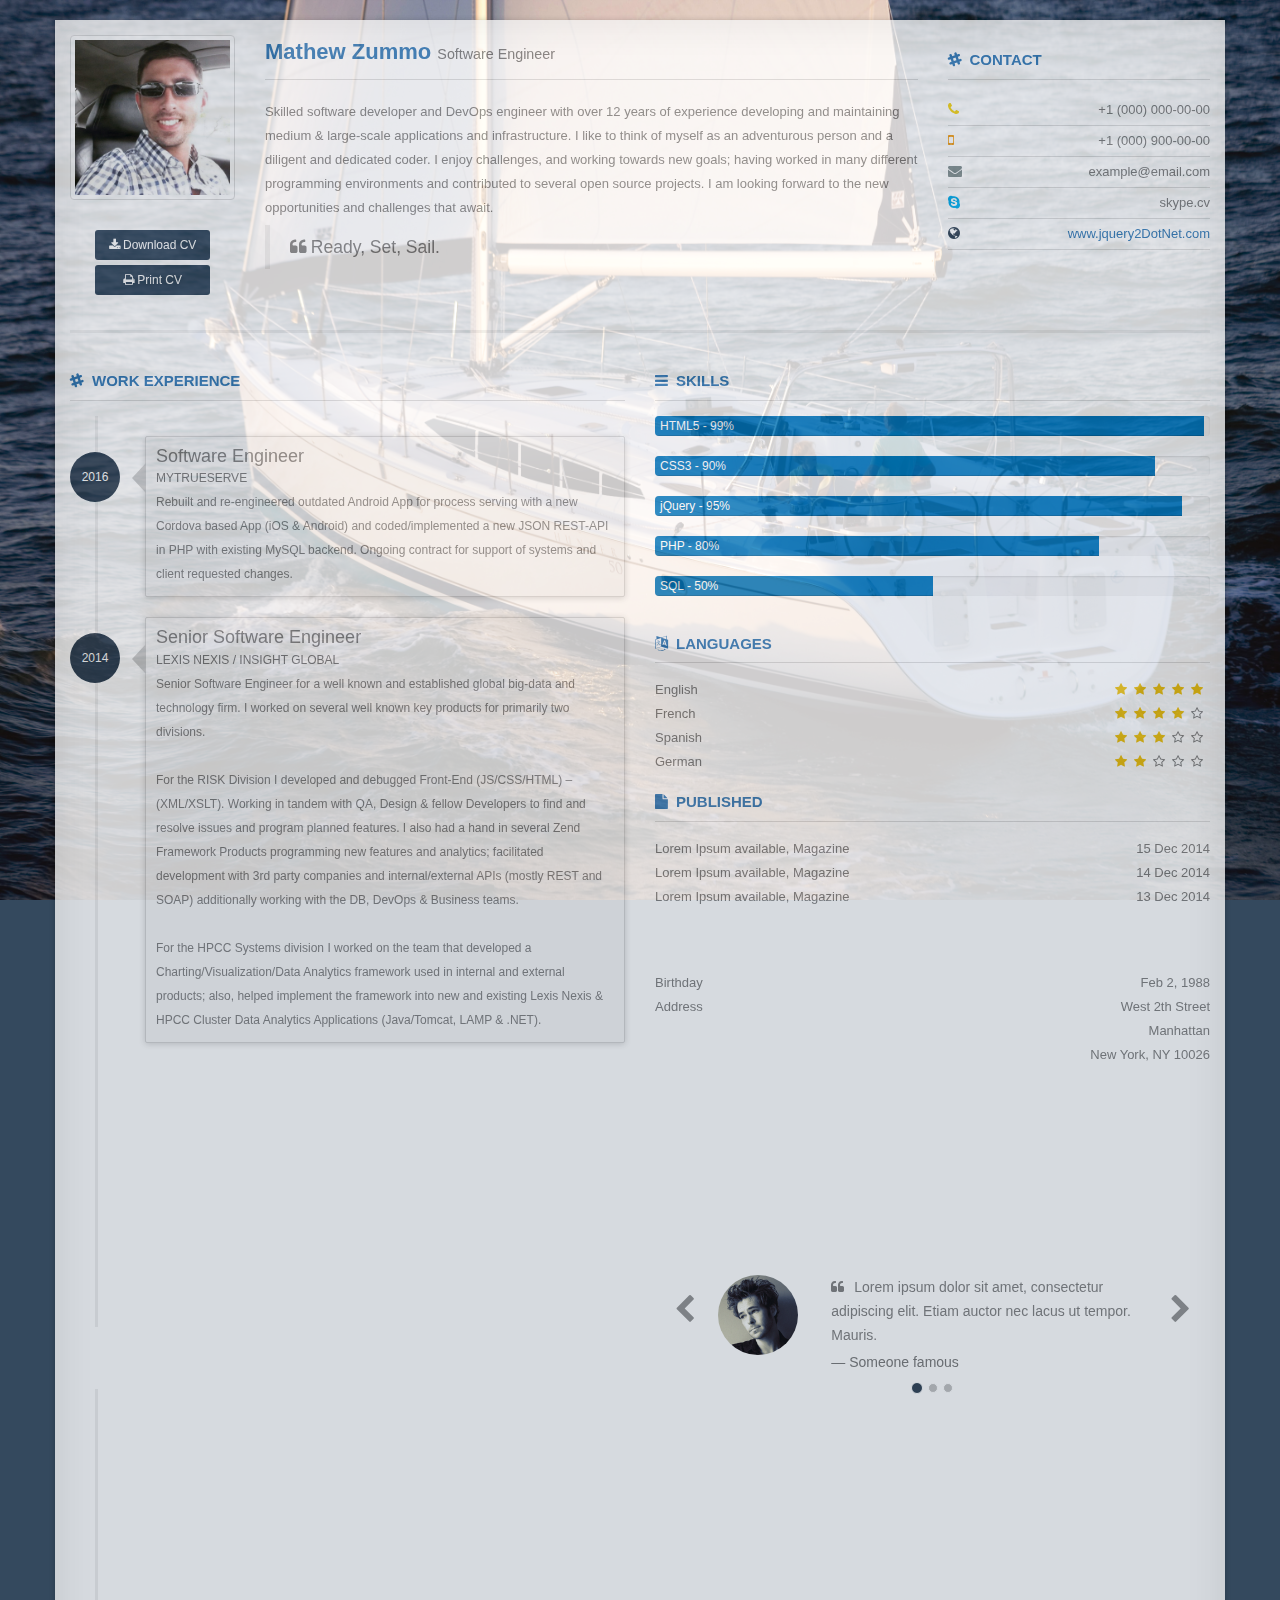
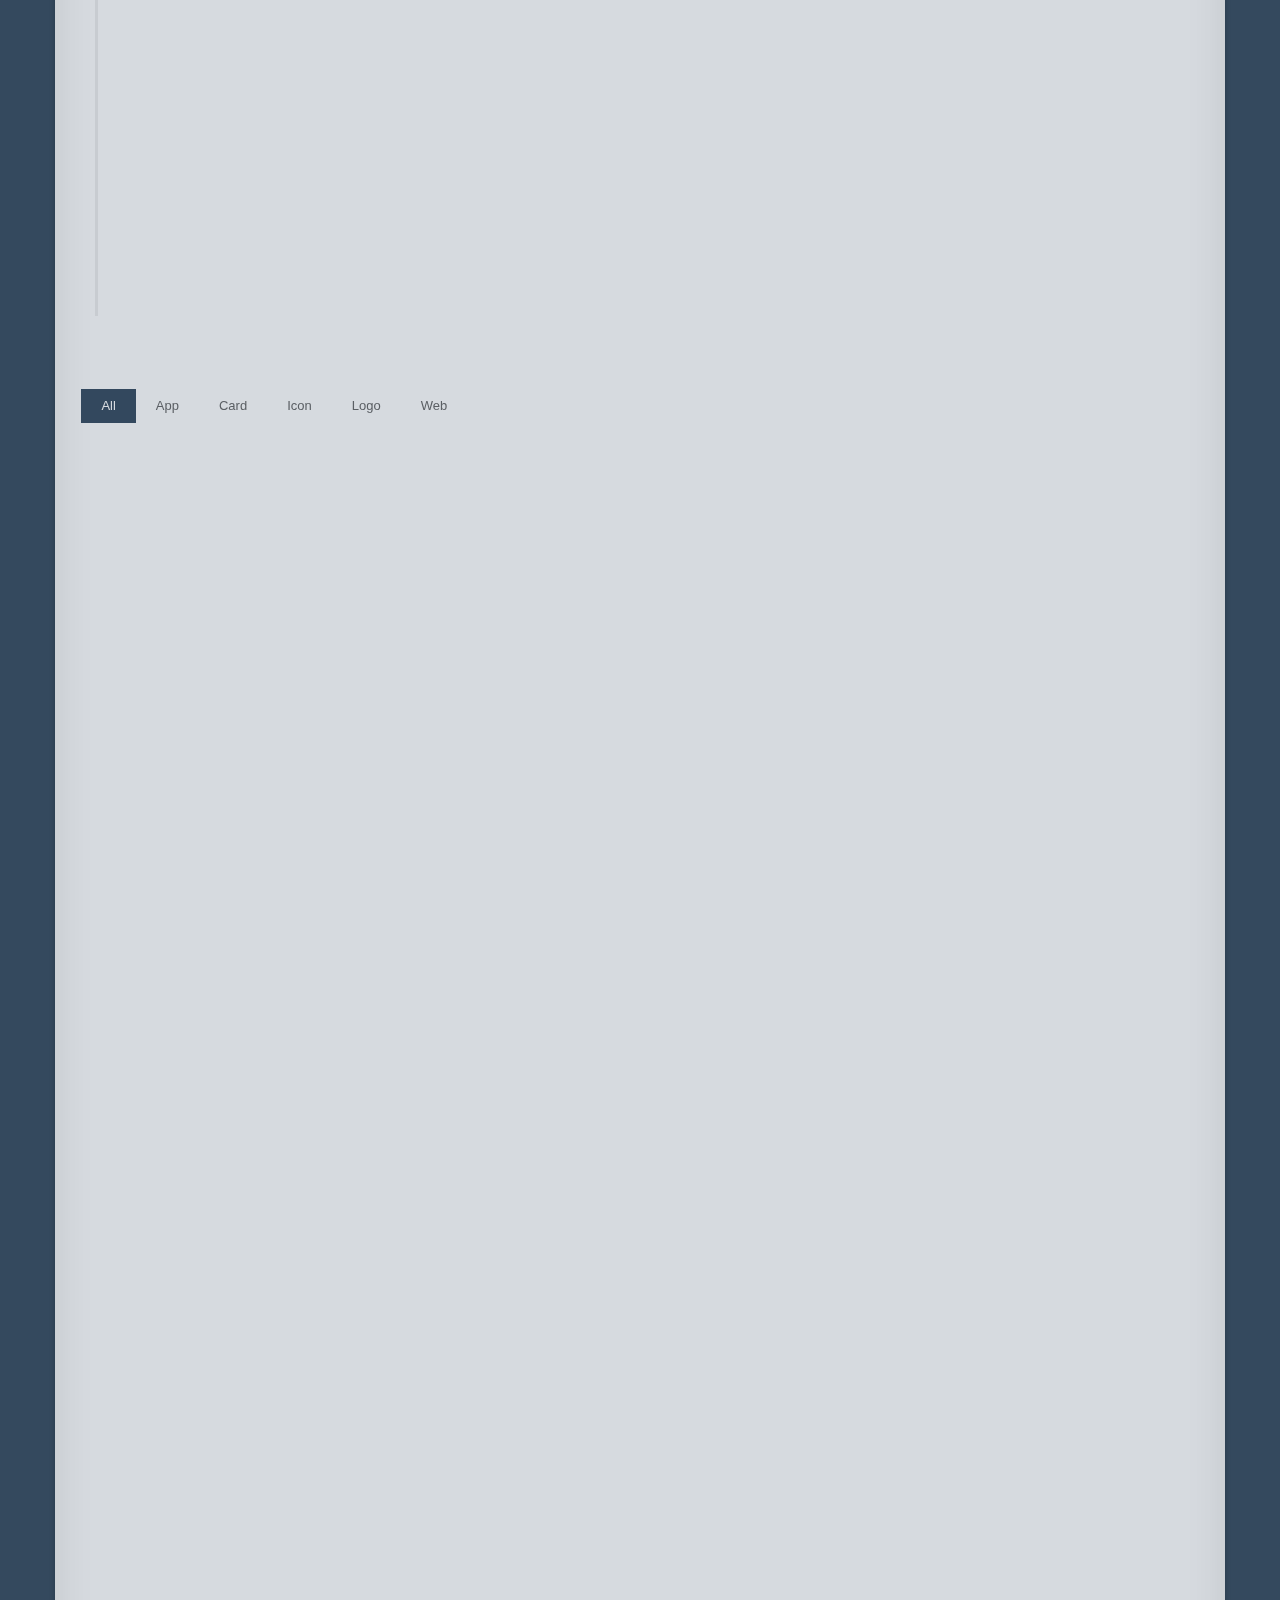
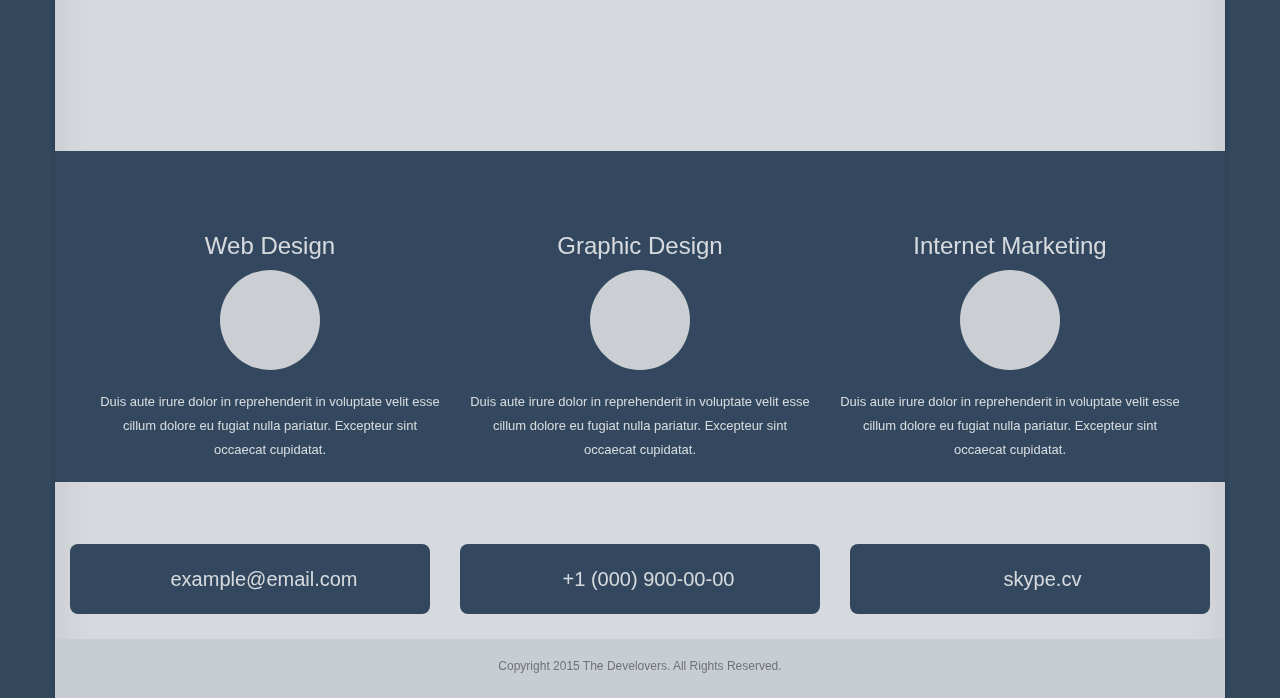
<file: bootstrap-cv-bak/index.html>
﻿<!DOCTYPE html>
<html lang="en">
<head>
    <meta charset="utf-8" />
    <meta http-equiv="X-UA-Compatible" content="IE=edge" />
    <meta name="viewport" content="width=device-width, initial-scale=1" />
    <title>CV - jQuery2DotNet (Bootstrap Resume Template)</title>
    <!-- Latest compiled and minified CSS -->
    <!-- Bootstrap core CSS -->
    <link href="bootstrap/css/bootstrap.min.css" rel="stylesheet" />
    <!-- Font Awesome CSS -->
    <link href="font-awesome/css/font-awesome.min.css" rel="stylesheet" />
    <!-- Custom styles CSS -->
    <link href="assets/css/custom-style.css" rel="stylesheet" />
    <!-- Animate css -->
    <link href="WOW/css/animate.css" rel="stylesheet" />

    <!-- HTML5 shim and Respond.js for IE8 support of HTML5 elements and media queries -->
    <!-- WARNING: Respond.js doesn't work if you view the page via file:// -->
    <!--[if lt IE 9]>
      <script src="bootstrap/js/html5shiv.min.js"></script>
      <script src="bootstrap/js/respond.min.js"></script>
    <![endif]-->
</head>
<body>
    <!-- Start Wrapper -->
    <div id="wrapper">
        <!-- Start container -->
        <div class="container">
            <!-- Start About me section -->
            <div class="row">
                <div class="col-sm-3 col-md-2 text-center">
                    <!-- Avatar Image -->
                    <img src="assets/images/me-2.jpg" alt="avatar" class="img-responsive img-profile thumbnail">
                    <!-- Download and Print button -->
                    <ul class="list-unstyled">
                        <li><a href="javascript:void(0)" class="btn btn-download btn-inverse btn-sm hidden-print" role="button"><i class="fa fa-download"></i>&nbsp;Download CV</a></li>
                        <li><a href="javascript:window.print()" class="btn btn-print btn-inverse btn-sm hidden-print" role="button"><i class="fa fa-print"></i>&nbsp;Print CV</a></li>
                    </ul>
                </div>
                <div class="col-sm-9 col-md-7">
                    <div class="mini-desc">
                        <!-- Name and Profesion -->
                        <h1 class="title animated">Mathew Zummo <small class="text-muted display-block-sm">Software Engineer</small></h1>
                        <!-- Profile -->
                        <p>Skilled software developer and DevOps engineer with over 12 years of experience developing and maintaining medium & large-scale applications and infrastructure. I like to think of myself as an adventurous person and a diligent and dedicated coder. I enjoy challenges, and working towards new goals; having worked in many different programming environments and contributed to several open source projects. I am looking forward to the new opportunities and challenges that await.</p>
                        <blockquote>
                            <p><i class="fa fa-quote-left"></i>&nbsp;Ready, Set, Sail.</p>
                            <!--<footer>Someone famous in <cite title="Source Title">Source Title</cite></footer>-->
                        </blockquote>
                    </div>
                </div>
                <div class="col-sm-12 col-md-3">
                    <!-- Start Contact -->
                    <div class="contact">
                        <h2 class="sub-title"><i class="fa fa-slack"></i>CONTACT</h2>
                        <ul class="list-unstyled contact-list">
                            <li><i class="fa fa-phone"></i><span class="pull-right">+1 (000) 000-00-00</span></li>
                            <li><i class="fa fa-mobile"></i><span class="pull-right">+1 (000) 900-00-00</span></li>
                            <li><i class="fa fa-envelope"></i><span class="pull-right">example@email.com</span></li>
                            <li><i class="fa fa-skype"></i><span class="pull-right">skype.cv</span></li>
                            <li><i class="fa fa-globe"></i><span class="pull-right"><a href="javascript:void(0)">www.jquery2DotNet.com</a></span></li>
                        </ul>
                    </div>
                    <!-- End Contact -->
                </div>
            </div>
            <!-- End About me section -->
            <hr />
            <div class="row">
                <div class="col-md-6">
                    <!-- Start Work Experience -->
                    <h2 class="sub-title"><i class="fa fa-slack"></i>WORK EXPERIENCE</h2>
                    <ul class="timeline">
                        <li>
                            <div class="timeline-badge mid-night">2016</div>
                            <div class="timeline-panel">
                                <div class="timeline-heading">
                                    <h4 class="timeline-title">Software Engineer</h4>
                                    <p><small class="text-muted">MyTrueserve</small></p>
                                </div>
                                <div class="timeline-body">
                                    <p>Rebuilt and re-engineered outdated Android App for process serving with a new Cordova based App (iOS &amp; Android) and coded/implemented a new JSON REST-API in PHP with existing MySQL backend. Ongoing contract for support of systems and client requested changes.</p>
                                </div>
                            </div>
                        </li>
                        <li>
                            <div class="timeline-badge mid-night">2014</div>
                            <div class="timeline-panel">
                                <div class="timeline-heading">
                                    <h4 class="timeline-title">Senior Software Engineer</h4>
                                    <p><small class="text-muted">Lexis Nexis / Insight Global</small></p>
                                </div>
                                <div class="timeline-body">
                                    <p> Senior Software Engineer for a well known and established global big-data and technology firm. I worked on several well known key products for primarily two divisions. 
                                    <br><br>    
                                    For the RISK Division I developed and debugged Front-End (JS/CSS/HTML) – (XML/XSLT). Working in tandem with QA, Design &amp; fellow Developers to find and resolve issues and program planned features. I also had a hand in several Zend Framework Products programming new features and analytics; facilitated development with 3rd party companies and internal/external APIs (mostly REST and SOAP) additionally working with the DB, DevOps &amp; Business teams. 
                                    <br><br>
                                    For the HPCC Systems division I worked on the team that developed a Charting/Visualization/Data Analytics framework used in internal and external products; also, helped implement the framework into new and existing Lexis Nexis &amp; HPCC Cluster Data Analytics Applications (Java/Tomcat, LAMP &amp; .NET).</p>
                                </div>
                            </div>
                        </li>
                        <li>
                            <div class="timeline-badge mid-night">2011</div>
                            <div class="timeline-panel">
                                <div class="timeline-heading">
                                    <h4 class="timeline-title">Senior Software Engineer &amp; DevOPS</h4>
                                    <p><small class="text-muted">JJL Process</small></p>
                                </div>
                                <div class="timeline-body">
                                    <p>It is a long established fact that a reader will be distracted by the readable content of a page when looking at its layout.</p>
                                </div>
                            </div>
                        </li>
                        <li>
                            <div class="timeline-badge mid-night">2012</div>
                            <div class="timeline-panel">
                                <div class="timeline-heading">
                                    <h4 class="timeline-title">Other Job</h4>
                                </div>
                                <div class="timeline-body">
                                    <p>There are many variations of passages of Lorem Ipsum available, but the majority have suffered alteration in some form.</p>
                                </div>
                            </div>
                        </li>
                    </ul>
                    <!-- End Work Experience -->

                    <!-- Start Education -->
                    <h2 class="sub-title"><i class="fa fa-slack"></i>EDUCATION</h2>
                    <ul class="timeline">
                        <li>
                            <div class="timeline-badge mid-night">2012</div>
                            <div class="timeline-panel">
                                <div class="timeline-heading">
                                    <h4 class="timeline-title">M.Tech</h4>
                                    <p><small class="text-muted">University of Washington</small></p>
                                </div>
                                <div class="timeline-body">
                                    <p>Lorem Ipsum is simply dummy text of the printing and typesetting industry. Lorem Ipsum has been the industry's standard.</p>
                                </div>
                            </div>
                        </li>
                        <li>
                            <div class="timeline-badge mid-night">2010</div>
                            <div class="timeline-panel">
                                <div class="timeline-heading">
                                    <h4 class="timeline-title">Bachelor of Information Technology Science</h4>
                                    <p><small class="text-muted">Georgia Institute of Technology</small></p>
                                </div>
                                <div class="timeline-body">
                                    <p>when an unknown printer took a galley of type and scrambled it to make a type specimen book. It has survived not only five centuries.</p>
                                </div>
                            </div>
                        </li>
                        <li>
                            <div class="timeline-badge mid-night">2007</div>
                            <div class="timeline-panel">
                                <div class="timeline-heading">
                                    <h4 class="timeline-title">Secondary school</h4>
                                </div>
                                <div class="timeline-body">
                                    <p>It is a long established fact that a reader will be distracted by the readable content of a page when looking at its layout.</p>
                                </div>
                            </div>
                        </li>
                        <li>
                            <div class="timeline-badge mid-night">1988</div>
                            <div class="timeline-panel">
                                <div class="timeline-heading">
                                    <h4 class="timeline-title">I was born in NY</h4>
                                </div>
                                <div class="timeline-body">
                                    <p>There are many variations of passages of Lorem Ipsum available, but the majority have suffered alteration in some form.</p>
                                </div>
                            </div>
                        </li>
                    </ul>
                    <!-- End Education -->
                </div>

                <div class="col-md-6">
                    <!-- Start Skills -->
                    <div class="row">
                        <div class="col-md-12">

                            <h2 class="sub-title"><i class="fa fa-bars"></i>SKILLS</h2>
                            <div>
                                <div class="progress">
                                    <div class="progress-bar progress-bar-green-sea" role="progressbar" aria-valuenow="99" aria-valuemin="0" aria-valuemax="100">
                                        <span>HTML5</span>
                                    </div>
                                </div>
                                <div class="progress">
                                    <div class="progress-bar progress-bar-green-sea" role="progressbar" aria-valuenow="90" aria-valuemin="0" aria-valuemax="100">
                                        <span>CSS3</span>
                                    </div>
                                </div>
                                <div class="progress">
                                    <div class="progress-bar progress-bar-green-sea" role="progressbar" aria-valuenow="95" aria-valuemin="0" aria-valuemax="100">
                                        <span>jQuery</span>
                                    </div>
                                </div>
                                <div class="progress">
                                    <div class="progress-bar progress-bar-green-sea" role="progressbar" aria-valuenow="80" aria-valuemin="0" aria-valuemax="100">
                                        <span>PHP</span>
                                    </div>
                                </div>
                                <div class="progress">
                                    <div class="progress-bar progress-bar-green-sea" role="progressbar" aria-valuenow="50" aria-valuemin="0" aria-valuemax="100">
                                        <span>SQL</span>
                                    </div>
                                </div>
                            </div>

                        </div>
                    </div>
                    <!-- End Skills -->

                    <div class="row">
                        <div class="col-sm-6 col-md-12">
                            <!-- Start Languages -->
                            <h2 class="sub-title"><i class="fa fa-language"></i>LANGUAGES</h2>
                            <div class="languages">
                                <div>
                                    English
                            <div class="icons pull-right">
                                <i class="fa fa-star"></i><i class="fa fa-star"></i><i class="fa fa-star"></i><i class="fa fa-star"></i><i class="fa fa-star"></i>
                            </div>
                                </div>
                                <div>
                                    French
                            <div class="icons pull-right">
                                <i class="fa fa-star"></i><i class="fa fa-star"></i><i class="fa fa-star"></i><i class="fa fa-star"></i><i class="fa fa-star-o"></i>
                            </div>
                                </div>
                                <div>
                                    Spanish
                            <div class="icons pull-right">
                                <i class="fa fa-star"></i><i class="fa fa-star"></i><i class="fa fa-star"></i><i class="fa fa-star-o"></i><i class="fa fa-star-o"></i>
                            </div>
                                </div>
                                <div>
                                    German
                            <div class="icons pull-right">
                                <i class="fa fa-star"></i><i class="fa fa-star"></i><i class="fa fa-star-o"></i><i class="fa fa-star-o"></i><i class="fa fa-star-o"></i>
                            </div>
                                </div>
                            </div>
                            <!-- End Languages -->
                        </div>
                        <div class="col-sm-6 col-md-12">
                            <!-- Start Published -->
                            <h2 class="sub-title"><i class="fa fa-file"></i>PUBLISHED</h2>
                            <div class="published">
                                <div>
                                    Lorem Ipsum available, Magazine
                            <div class="icons pull-right">
                                15 Dec 2014
                            </div>
                                </div>
                                <div>
                                    Lorem Ipsum available, Magazine
                            <div class="icons pull-right">
                                14 Dec 2014
                            </div>
                                </div>
                                <div>
                                    Lorem Ipsum available, Magazine
                            <div class="icons pull-right">
                                13 Dec 2014
                            </div>
                                </div>
                            </div>
                            <!-- End Published -->
                        </div>
                    </div>

                    <!-- Start Personal Information -->
                    <h2 class="sub-title"><i class="fa fa-slack"></i>PERSONAL INFORMATION</h2>
                    <div>
                        <ul class="list-unstyled">
                            <li>Birthday<span class="pull-right">Feb 2, 1988</span></li>
                            <li>Address<span class="pull-right">West 2th Street</span></li>
                            <li>&nbsp;<span class="pull-right">Manhattan</span></li>
                            <li>&nbsp;<span class="pull-right">New York, NY 10026</span></li>
                        </ul>
                    </div>
                    <!-- End Personal Information -->

                    <div class="row">
                        <div class="col-sm-6 col-md-6">
                            <!-- Start Follow Me -->
                            <h2 class="sub-title"><i class="fa fa-angle-double-right"></i>SOCIAL PROFILES</h2>
                            <div class="follow">
                                <ul class="list-inline">
                                    <li><a href="javascript:void(0)"><i data-toggle="tooltip" title="Twitter" class="fa fa-twitter-square fa-2x"></i></a></li>
                                    <li><a href="javascript:void(0)"><i data-toggle="tooltip" title="Facebook" class="fa fa-facebook-square fa-2x"></i></a></li>
                                    <li><a href="javascript:void(0)"><i data-toggle="tooltip" title="Google plus" class="fa fa-google-plus-square fa-2x"></i></a></li>
                                    <li><a href="javascript:void(0)"><i data-toggle="tooltip" title="Linkedin" class="fa fa-linkedin-square fa-2x"></i></a></li>
                                    <li><a href="javascript:void(0)"><i data-toggle="tooltip" title="Pinterest" class="fa fa-pinterest-square fa-2x"></i></a></li>
                                    <li><a href="javascript:void(0)"><i data-toggle="tooltip" title="Instagram" class="fa fa-instagram fa-2x"></i></a></li>
                                </ul>
                            </div>
                            <!-- End Follow Me -->

                        </div>
                        <div class="col-sm-6 col-md-6">
                            <!-- Start Hobbies -->
                            <h2 class="sub-title"><i class="fa fa-slack"></i>HOBBIES</h2>
                            <div class="hobbies">
                                <span class="badge">Boating</span><span class="badge">Programming</span><span class="badge">Watching movies</span><span class="badge">Reading</span><span class="badge">Traveling</span>
                            </div>
                            <!-- End Hobbies -->
                        </div>
                    </div>

                    <!-- Start Testimonial -->
                    <h2 class="sub-title"><i class="fa fa-slack"></i>Testimonial</h2>
                    <div class="testimonial">
                        <div class="carousel slide" data-ride="carousel" id="quote-carousel">
                            <!-- Bottom Carousel Indicators -->
                            <ol class="carousel-indicators">
                                <li data-target="#quote-carousel" data-slide-to="0" class="active"></li>
                                <li data-target="#quote-carousel" data-slide-to="1"></li>
                                <li data-target="#quote-carousel" data-slide-to="2"></li>
                            </ol>
                            <!-- Carousel Slides / Quotes -->
                            <div class="carousel-inner">
                                <!-- Quote 1 -->
                                <div class="item active">
                                    <blockquote>
                                        <div class="row">
                                            <div class="col-sm-3 text-center">
                                                <img class="img-circle" src="assets/images/1.jpg" alt="" />
                                            </div>
                                            <div class="col-sm-9">
                                                <p>Lorem ipsum dolor sit amet, consectetur adipiscing elit. Etiam auctor nec lacus ut tempor. Mauris.</p>
                                                <small>Someone famous</small>
                                            </div>
                                        </div>
                                    </blockquote>
                                </div>
                                <!-- Quote 2 -->
                                <div class="item">
                                    <blockquote>
                                        <div class="row">
                                            <div class="col-sm-3 text-center">
                                                <img class="img-circle" src="assets/images/2.jpg" alt="" />
                                            </div>
                                            <div class="col-sm-9">
                                                <p>Lorem ipsum dolor sit amet, consectetur adipiscing elit. Etiam auctor nec lacus ut tempor. Mauris.</p>
                                                <small>Someone famous</small>
                                            </div>
                                        </div>
                                    </blockquote>
                                </div>
                                <!-- Quote 3 -->
                                <div class="item">
                                    <blockquote>
                                        <div class="row">
                                            <div class="col-sm-3 text-center">
                                                <img class="img-circle" src="assets/images/3.jpg" alt="" />
                                            </div>
                                            <div class="col-sm-9">
                                                <p>Lorem ipsum dolor sit amet, consectetur adipiscing elit. Etiam auctor nec lacus ut tempor. Mauris.</p>
                                                <small>Someone famous</small>
                                            </div>
                                        </div>
                                    </blockquote>
                                </div>
                            </div>
                            <!-- Carousel Buttons Next/Prev -->
                            <a data-slide="prev" href="#quote-carousel" class="left carousel-control hidden-print"><i class="fa fa-chevron-left"></i></a>
                            <a data-slide="next" href="#quote-carousel" class="right carousel-control hidden-print"><i class="fa fa-chevron-right"></i></a>
                        </div>
                    </div>
                    <!-- End Testimonial -->

                    <!-- Start Awards -->
                    <h2 class="sub-title"><i class="fa fa-trophy"></i>AWARDS</h2>
                    <div class="awards">
                        <ul class="list-unstyled">
                            <li>AB Challenge <span class="pull-right">2013</span></li>
                            <li>Design Challenge<span class="pull-right">2014</span></li>
                        </ul>
                    </div>
                    <!-- End Awards -->

                </div>
            </div>

            <!-- Start Portfolio -->
            <div class="row">
                <div class="col-md-12">
                    <h2 class="sub-title"><i class="fa fa-slack"></i>Portfolio</h2>
                    <ul id="filters" class="clearfix">
                        <li><span class="filter active" data-filter="app card icon logo web">All</span></li>
                        <li><span class="filter" data-filter="app">App</span></li>
                        <li><span class="filter" data-filter="card">Card</span></li>
                        <li><span class="filter" data-filter="icon">Icon</span></li>
                        <li><span class="filter" data-filter="logo">Logo</span></li>
                        <li><span class="filter" data-filter="web">Web</span></li>
                    </ul>

                    <div id="portfoliolist">

                        <div class="portfolio logo" data-cat="logo">
                            <div class="portfolio-wrapper">
                                <img src="portfolio/img/portfolios/logo/5.jpg" alt="" />
                                <div class="label">
                                    <div class="label-text">
                                        <a class="text-title">Bird Document</a>
                                        <span class="text-category">Logo</span>
                                    </div>
                                    <div class="label-bg"></div>
                                </div>
                            </div>
                        </div>

                        <div class="portfolio app" data-cat="app">
                            <div class="portfolio-wrapper">
                                <img src="portfolio/img/portfolios/app/1.jpg" alt="" />
                                <div class="label">
                                    <div class="label-text">
                                        <a class="text-title">Visual Infography</a>
                                        <span class="text-category">APP</span>
                                    </div>
                                    <div class="label-bg"></div>
                                </div>
                            </div>
                        </div>

                        <div class="portfolio web" data-cat="web">
                            <div class="portfolio-wrapper">
                                <img src="portfolio/img/portfolios/web/4.jpg" alt="" />
                                <div class="label">
                                    <div class="label-text">
                                        <a class="text-title">Sonor's Design</a>
                                        <span class="text-category">Web design</span>
                                    </div>
                                    <div class="label-bg"></div>
                                </div>
                            </div>
                        </div>

                        <div class="portfolio card" data-cat="card">
                            <div class="portfolio-wrapper">
                                <img src="portfolio/img/portfolios/card/1.jpg" alt="" />
                                <div class="label">
                                    <div class="label-text">
                                        <a class="text-title">Typography Company</a>
                                        <span class="text-category">Business card</span>
                                    </div>
                                    <div class="label-bg"></div>
                                </div>
                            </div>
                        </div>

                        <div class="portfolio app" data-cat="app">
                            <div class="portfolio-wrapper">
                                <img src="portfolio/img/portfolios/app/3.jpg" alt="" />
                                <div class="label">
                                    <div class="label-text">
                                        <a class="text-title">Weatherette</a>
                                        <span class="text-category">APP</span>
                                    </div>
                                    <div class="label-bg"></div>
                                </div>
                            </div>
                        </div>

                        <div class="portfolio card" data-cat="card">
                            <div class="portfolio-wrapper">
                                <img src="portfolio/img/portfolios/card/4.jpg" alt="" />
                                <div class="label">
                                    <div class="label-text">
                                        <a class="text-title">BMF</a>
                                        <span class="text-category">Business card</span>
                                    </div>
                                    <div class="label-bg"></div>
                                </div>
                            </div>
                        </div>

                        <div class="portfolio card" data-cat="card">
                            <div class="portfolio-wrapper">
                                <img src="portfolio/img/portfolios/card/5.jpg" alt="" />
                                <div class="label">
                                    <div class="label-text">
                                        <a class="text-title">Techlion</a>
                                        <span class="text-category">Business card</span>
                                    </div>
                                    <div class="label-bg"></div>
                                </div>
                            </div>
                        </div>

                        <div class="portfolio logo" data-cat="logo">
                            <div class="portfolio-wrapper">
                                <img src="portfolio/img/portfolios/logo/1.jpg" alt="" />
                                <div class="label">
                                    <div class="label-text">
                                        <a class="text-title">KittyPic</a>
                                        <span class="text-category">Logo</span>
                                    </div>
                                    <div class="label-bg"></div>
                                </div>
                            </div>
                        </div>

                        <div class="portfolio app" data-cat="app">
                            <div class="portfolio-wrapper">
                                <img src="portfolio/img/portfolios/app/2.jpg" alt="" />
                                <div class="label">
                                    <div class="label-text">
                                        <a class="text-title">Graph Plotting</a>
                                        <span class="text-category">APP</span>
                                    </div>
                                    <div class="label-bg"></div>
                                </div>
                            </div>
                        </div>

                        <div class="portfolio card" data-cat="card">
                            <div class="portfolio-wrapper">
                                <img src="portfolio/img/portfolios/card/2.jpg" alt="" />
                                <div class="label">
                                    <div class="label-text">
                                        <a class="text-title">QR Quick Response</a>
                                        <span class="text-category">Business card</span>
                                    </div>
                                    <div class="label-bg"></div>
                                </div>
                            </div>
                        </div>

                        <div class="portfolio logo" data-cat="logo">
                            <div class="portfolio-wrapper">
                                <img src="portfolio/img/portfolios/logo/6.jpg" alt="" />
                                <div class="label">
                                    <div class="label-text">
                                        <a class="text-title">Mobi Sock</a>
                                        <span class="text-category">Logo</span>
                                    </div>
                                    <div class="label-bg"></div>
                                </div>
                            </div>
                        </div>

                        <div class="portfolio logo" data-cat="logo">
                            <div class="portfolio-wrapper">
                                <img src="portfolio/img/portfolios/logo/7.jpg" alt="" />
                                <div class="label">
                                    <div class="label-text">
                                        <a class="text-title">Village Community Church</a>
                                        <span class="text-category">Logo</span>
                                    </div>
                                    <div class="label-bg"></div>
                                </div>
                            </div>
                        </div>

                        <div class="portfolio icon" data-cat="icon">
                            <div class="portfolio-wrapper">
                                <img src="portfolio/img/portfolios/icon/4.jpg" alt="" />
                                <div class="label">
                                    <div class="label-text">
                                        <a class="text-title">Domino's Pizza</a>
                                        <span class="text-category">Icon</span>
                                    </div>
                                    <div class="label-bg"></div>
                                </div>
                            </div>
                        </div>

                        <div class="portfolio web" data-cat="web">
                            <div class="portfolio-wrapper">
                                <img src="portfolio/img/portfolios/web/3.jpg" alt="" />
                                <div class="label">
                                    <div class="label-text">
                                        <a class="text-title">Backend Admin</a>
                                        <span class="text-category">Web design</span>
                                    </div>
                                    <div class="label-bg"></div>
                                </div>
                            </div>
                        </div>

                        <div class="portfolio icon" data-cat="icon">
                            <div class="portfolio-wrapper">
                                <img src="portfolio/img/portfolios/icon/1.jpg" alt="" />
                                <div class="label">
                                    <div class="label-text">
                                        <a class="text-title">Instagram</a>
                                        <span class="text-category">Icon</span>
                                    </div>
                                    <div class="label-bg"></div>
                                </div>
                            </div>
                        </div>

                        <div class="portfolio web" data-cat="web">
                            <div class="portfolio-wrapper">
                                <img src="portfolio/img/portfolios/web/2.jpg" alt="" />
                                <div class="label">
                                    <div class="label-text">
                                        <a class="text-title">Student Guide</a>
                                        <span class="text-category">Web design</span>
                                    </div>
                                    <div class="label-bg"></div>
                                </div>
                            </div>
                        </div>

                        <div class="portfolio icon" data-cat="icon">
                            <div class="portfolio-wrapper">
                                <img src="portfolio/img/portfolios/icon/2.jpg" alt="" />
                                <div class="label">
                                    <div class="label-text">
                                        <a class="text-title">Scoccer</a>
                                        <span class="text-category">Icon</span>
                                    </div>
                                    <div class="label-bg"></div>
                                </div>
                            </div>
                        </div>

                        <div class="portfolio icon" data-cat="icon">
                            <div class="portfolio-wrapper">
                                <img src="portfolio/img/portfolios/icon/5.jpg" alt="" />
                                <div class="label">
                                    <div class="label-text">
                                        <a class="text-title">3D Map</a>
                                        <span class="text-category">Icon</span>
                                    </div>
                                    <div class="label-bg"></div>
                                </div>
                            </div>
                        </div>

                        <div class="portfolio web" data-cat="web">
                            <div class="portfolio-wrapper">
                                <img src="portfolio/img/portfolios/web/1.jpg" alt="" />
                                <div class="label">
                                    <div class="label-text">
                                        <a class="text-title">Note</a>
                                        <span class="text-category">Web design</span>
                                    </div>
                                    <div class="label-bg"></div>
                                </div>
                            </div>
                        </div>

                        <div class="portfolio logo" data-cat="logo">
                            <div class="portfolio-wrapper">
                                <img src="portfolio/img/portfolios/logo/3.jpg" alt="" />
                                <div class="label">
                                    <div class="label-text">
                                        <a class="text-title">Native Designers</a>
                                        <span class="text-category">Logo</span>
                                    </div>
                                    <div class="label-bg"></div>
                                </div>
                            </div>
                        </div>

                        <div class="portfolio logo" data-cat="logo">
                            <div class="portfolio-wrapper">
                                <img src="portfolio/img/portfolios/logo/4.jpg" alt="" />
                                <div class="label">
                                    <div class="label-text">
                                        <a class="text-title">Bookworm</a>
                                        <span class="text-category">Logo</span>
                                    </div>
                                    <div class="label-bg"></div>
                                </div>
                            </div>
                        </div>

                        <div class="portfolio icon" data-cat="icon">
                            <div class="portfolio-wrapper">
                                <img src="portfolio/img/portfolios/icon/3.jpg" alt="" />
                                <div class="label">
                                    <div class="label-text">
                                        <a class="text-title">Sandwich</a>
                                        <span class="text-category">Icon</span>
                                    </div>
                                    <div class="label-bg"></div>
                                </div>
                            </div>
                        </div>

                        <div class="portfolio card" data-cat="card">
                            <div class="portfolio-wrapper">
                                <img src="portfolio/img/portfolios/card/3.jpg" alt="" />
                                <div class="label">
                                    <div class="label-text">
                                        <a class="text-title">Reality</a>
                                        <span class="text-category">Business card</span>
                                    </div>
                                    <div class="label-bg"></div>
                                </div>
                            </div>
                        </div>

                        <div class="portfolio logo" data-cat="logo">
                            <div class="portfolio-wrapper">
                                <img src="portfolio/img/portfolios/logo/2.jpg" alt="" />
                                <div class="label">
                                    <div class="label-text">
                                        <a class="text-title">Speciallisterne</a>
                                        <span class="text-category">Logo</span>
                                    </div>
                                    <div class="label-bg"></div>
                                </div>
                            </div>
                        </div>


                    </div>
                </div>
            </div>
            <!-- End Portfolio -->

            <!-- Start Services -->
            <div class="row services">
                <div class="col-md-12 service-container">
                    <div class="col-md-12">
                        <h2 class="sub-title"><i class="fa fa-slack"></i>Services</h2>
                        <div class="col-sm-4 col-md-4 text-center">
                            <h3>Web Design</h3>
                            <div class="service-icon">
                                <i class="fa fa-file-photo-o"></i>
                            </div>
                            <div class="service-description">Duis aute irure dolor in reprehenderit in voluptate velit esse cillum dolore eu fugiat nulla pariatur. Excepteur sint occaecat cupidatat.</div>
                        </div>
                        <div class="col-sm-4 col-md-4 text-center">
                            <h3>Graphic Design</h3>
                            <div class="service-icon">
                                <i class="fa fa-paint-brush"></i>
                            </div>
                            <div class="service-description">Duis aute irure dolor in reprehenderit in voluptate velit esse cillum dolore eu fugiat nulla pariatur. Excepteur sint occaecat cupidatat.</div>
                        </div>
                        <div class="col-sm-4 col-md-4 text-center">
                            <h3>Internet Marketing</h3>
                            <div class="service-icon">
                                <i class="fa fa-line-chart"></i>
                            </div>
                            <div class="service-description">Duis aute irure dolor in reprehenderit in voluptate velit esse cillum dolore eu fugiat nulla pariatur. Excepteur sint occaecat cupidatat.</div>
                        </div>
                    </div>
                </div>
            </div>
            <!-- End Services -->

            <!-- Start Quick Contact -->
            <div class="row quick-contacts">
                <div class="col-md-12">
                    <h2 class="sub-title"><i class="fa fa-slack"></i>Quick contact</h2>
                    <div class="row">
                        <div class="col-sm-4 col-md-4">
                            <div class="quick-contact"><i class="fa fa-envelope-o"></i>example@email.com</div>
                        </div>
                        <div class="col-sm-4 col-md-4">
                            <div class="quick-contact"><i class="fa fa-mobile"></i>+1 (000) 900-00-00</div>
                        </div>
                        <div class="col-sm-4 col-md-4">
                            <div class="quick-contact"><i class="fa fa-skype"></i>skype.cv</div>
                        </div>
                    </div>
                </div>
            </div>
            <!-- End Quick Contact -->

            <!-- Start Footer -->
            <div class="row">
                <footer class="footer">
                    <p>Copyright 2015 The Develovers. All Rights Reserved.</p>
                </footer>
            </div>
            <!-- End Footer -->
        </div>

        <!-- End container -->
    </div>
    <!-- End Wrapper -->

    <!-- Javascript files -->
    <!-- jQuery -->
    <script src="bootstrap/js/jquery.min.js"></script>
    <!-- Bootstrap JS -->
    <script src="bootstrap/js/bootstrap.min.js"></script>
    <!-- WOW JS -->
    <script src="WOW/js/wow.min.js"></script>
    <!-- Easing JS -->
    <script type="text/javascript" src="portfolio/js/jquery.easing.min.js"></script>
    <!-- Mixitup JS -->
    <script type="text/javascript" src="portfolio/js/jquery.mixitup.min.js"></script>
    <!-- Custom scripts -->
    <script src="assets/js/custom-script.js"></script>
    <script>
        (function (i, s, o, g, r, a, m) {
            i['GoogleAnalyticsObject'] = r; i[r] = i[r] || function () {
                (i[r].q = i[r].q || []).push(arguments)
            }, i[r].l = 1 * new Date(); a = s.createElement(o),
            m = s.getElementsByTagName(o)[0]; a.async = 1; a.src = g; m.parentNode.insertBefore(a, m)
        })(window, document, 'script', '//www.google-analytics.com/analytics.js', 'ga');

        ga('create', 'UA-46102911-5', 'auto');
        ga('send', 'pageview');
</script>
</body>
</html>
</file>
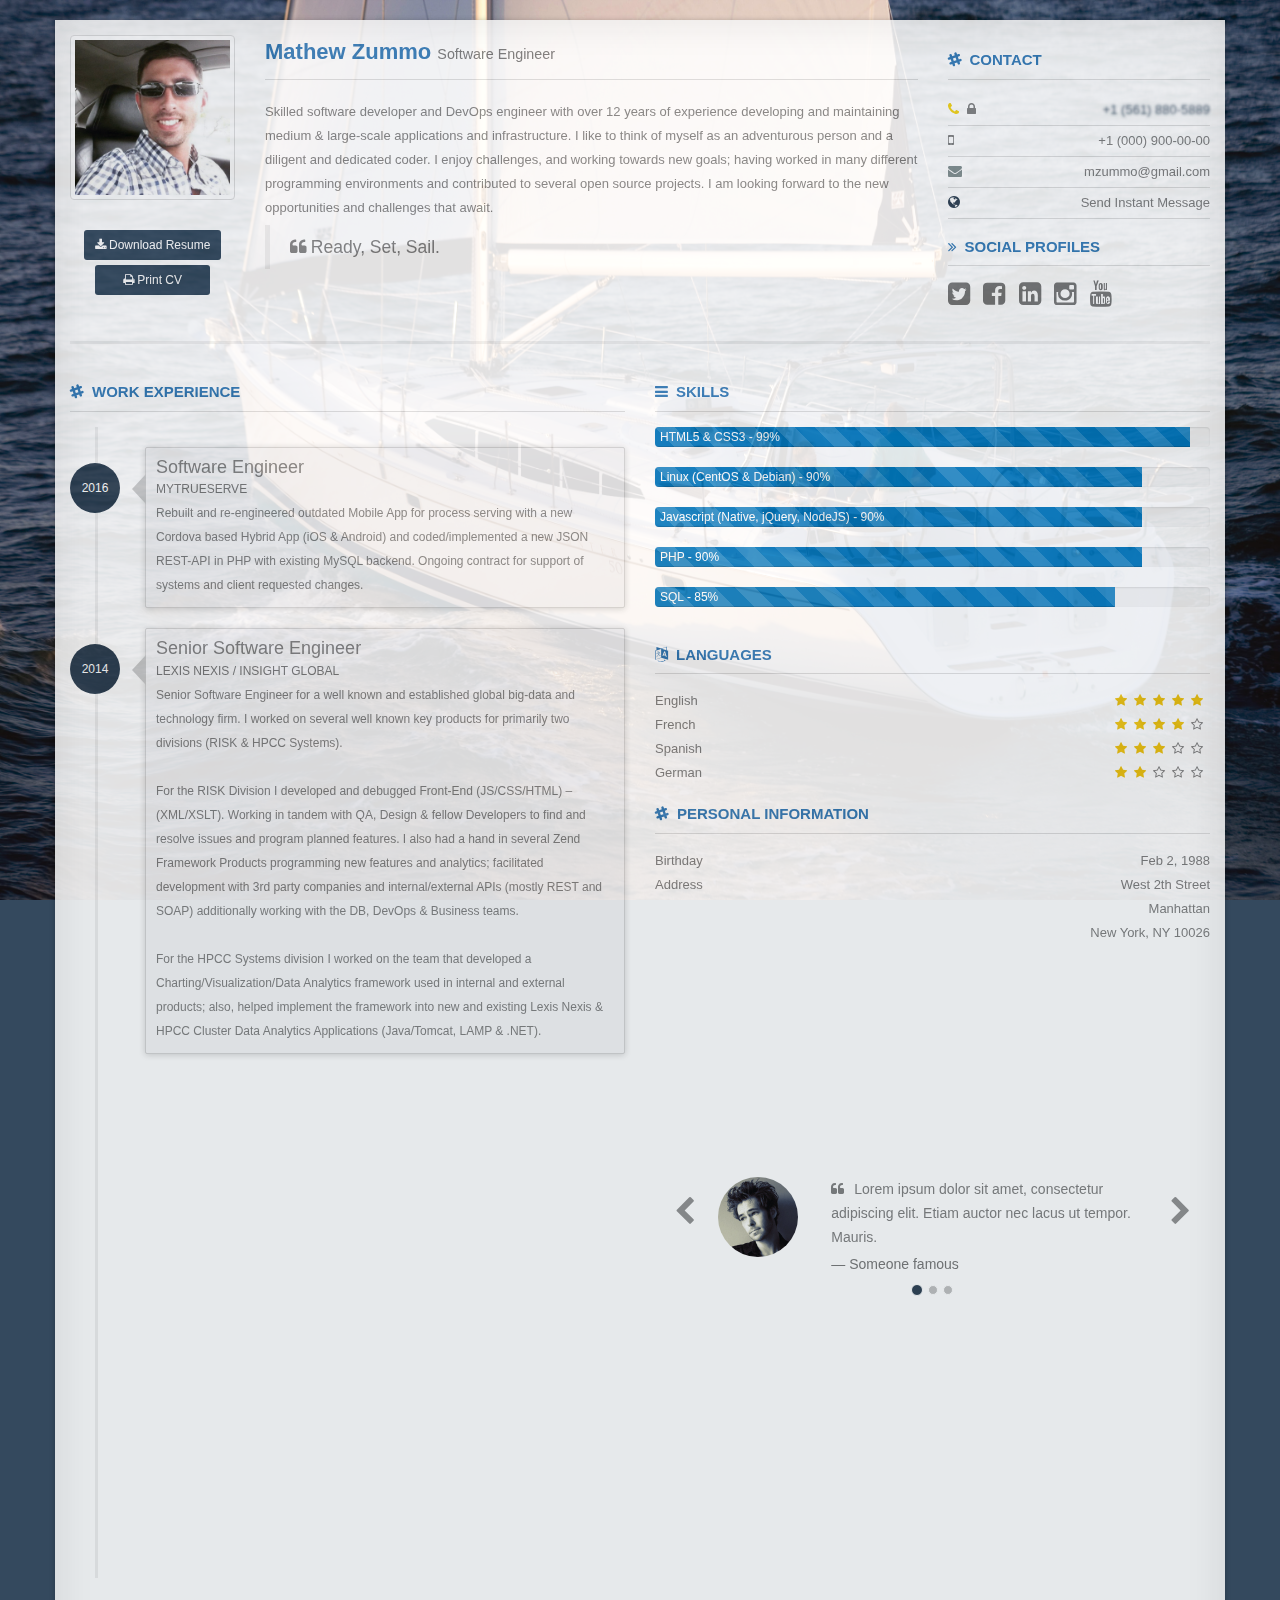
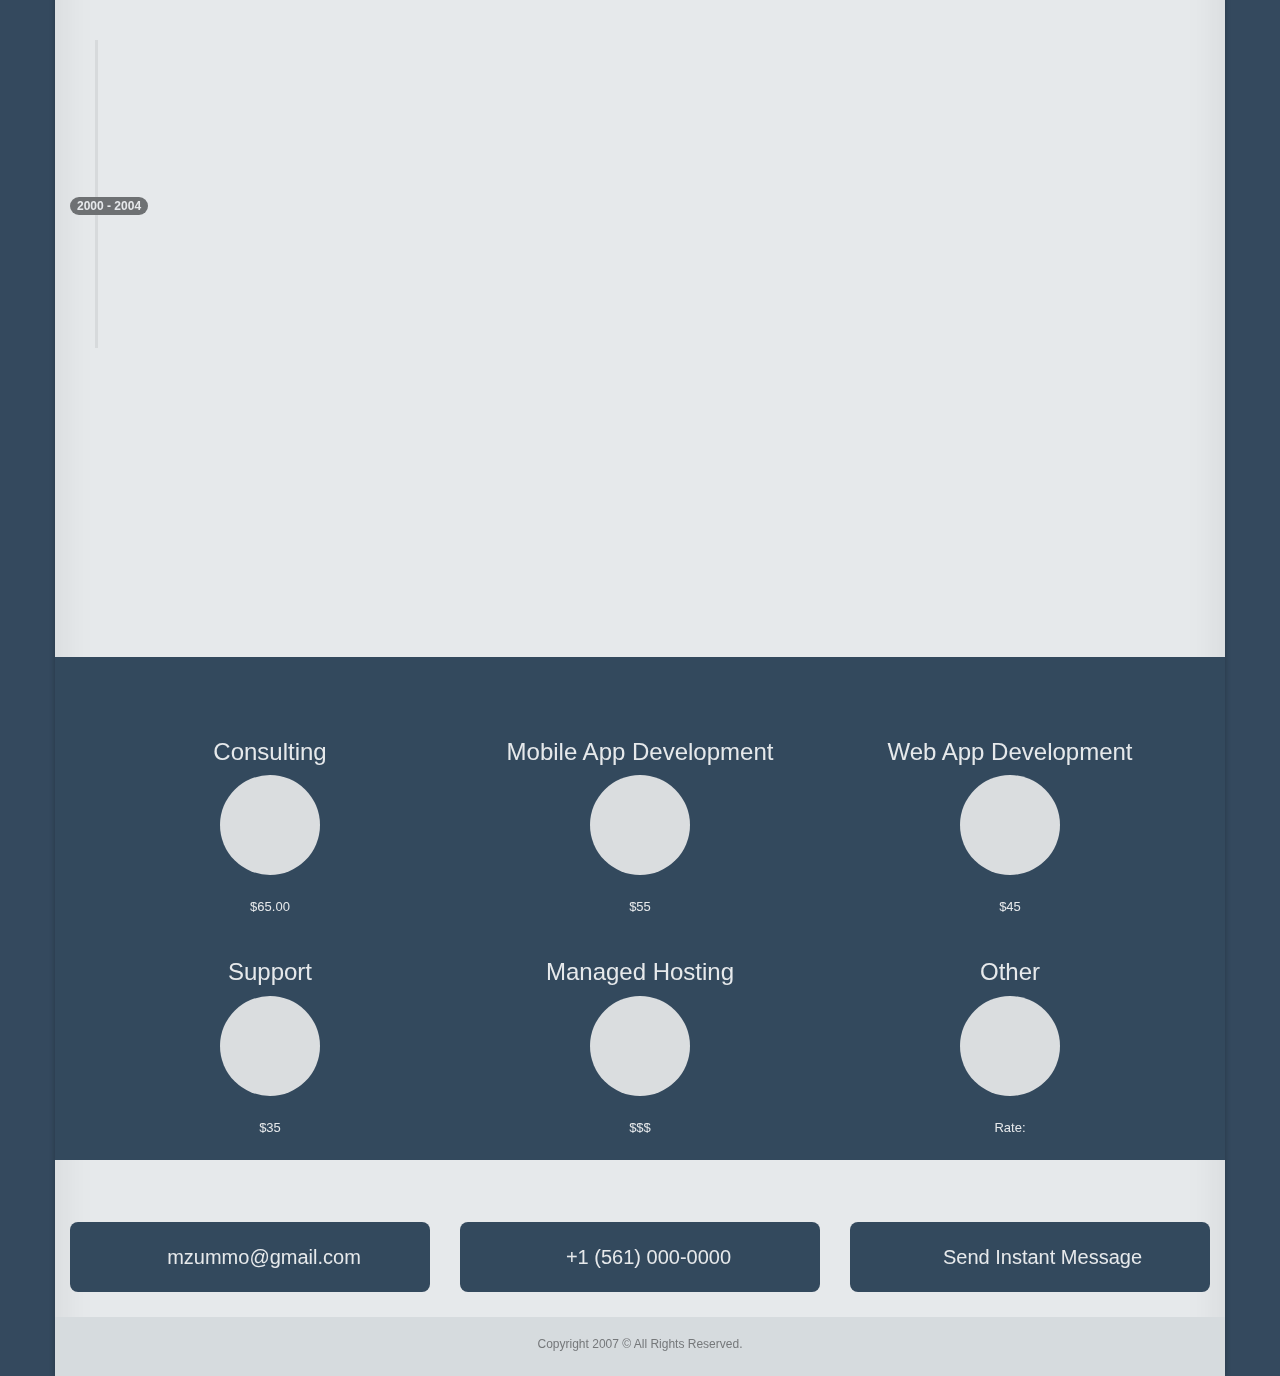
<file: bootstrap-cv-bak2/index.html>
﻿<!DOCTYPE html>
<html lang="en">
<head>
    <meta charset="utf-8" />
    <meta http-equiv="X-UA-Compatible" content="IE=edge" />
    <meta name="viewport" content="width=device-width, initial-scale=1" />
    <title>CV - jQuery2DotNet (Bootstrap Resume Template)</title>
    <!-- Latest compiled and minified CSS -->
    <!-- Bootstrap core CSS -->
    <link href="bootstrap/css/bootstrap.min.css" rel="stylesheet" />
    <!-- Font Awesome CSS -->
    <link href="font-awesome/css/font-awesome.min.css" rel="stylesheet" />
    <!-- Custom styles CSS -->
    <link href="assets/css/custom-style.css" rel="stylesheet" />
    <!-- Animate css -->
    <link href="WOW/css/animate.css" rel="stylesheet" />

    <!-- HTML5 shim and Respond.js for IE8 support of HTML5 elements and media queries -->
    <!-- WARNING: Respond.js doesn't work if you view the page via file:// -->
    <!--[if lt IE 9]>
      <script src="bootstrap/js/html5shiv.min.js"></script>
      <script src="bootstrap/js/respond.min.js"></script>
    <![endif]-->
</head>
<body>
    <!-- Start Wrapper -->
    <div id="wrapper">
        <!-- Start container -->
        <div class="container">
            <!-- Start About me section -->
            <div class="row">
                <div class="col-sm-3 col-md-2 text-center">
                    <!-- Avatar Image -->
                    <img src="assets/images/me-2.jpg" alt="avatar" class="img-responsive img-profile thumbnail">
                    <!-- Download and Print button -->
                    <ul class="list-unstyled">
                        <li><a href="mzummo-resume-2017.pdf" class="btn btn-download btn-inverse btn-sm hidden-print" role="button"><i class="fa fa-download"></i>&nbsp;Download Resume</a></li>
                        <li><a href="javascript:window.print()" class="btn btn-print btn-inverse btn-sm hidden-print" role="button"><i class="fa fa-print"></i>&nbsp;Print CV</a></li>
                    </ul>
                </div>
                <div class="col-sm-9 col-md-7">
                    <div class="mini-desc">
                        <!-- Name and Profesion -->
                        <h1 class="title animated">Mathew Zummo <small class="text-muted display-block-sm">Software Engineer</small></h1>
                        <!-- Profile -->
                        <p>Skilled software developer and DevOps engineer with over 12 years of experience developing and maintaining medium & large-scale applications and infrastructure. I like to think of myself as an adventurous person and a diligent and dedicated coder. I enjoy challenges, and working towards new goals; having worked in many different programming environments and contributed to several open source projects. I am looking forward to the new opportunities and challenges that await.</p>
                        <blockquote>
                            <p><i class="fa fa-quote-left"></i>&nbsp;Ready, Set, Sail.</p>
                            <!--<footer>Someone famous in <cite title="Source Title">Source Title</cite></footer>-->
                        </blockquote>
                    </div>
                </div>
                <div class="col-sm-12 col-md-3">
                    <!-- Start Contact -->
                    <div class="contact">
                        <h2 class="sub-title"><i class="fa fa-slack"></i>CONTACT</h2>
                        <ul class="list-unstyled contact-list">
                            <li><i class="fa fa-phone"></i><span class="pull-right blur-text">+1 (561) 880-5889</span><i class="fa fa-lock"></i></li>
                            <li><i class="fa fa-mobile"></i><span class="pull-right">+1 (000) 900-00-00</span></li>
                            <li><a href="mailto:mzummo@gmail.com"><i class="fa fa-envelope"></i><span class="pull-right">mzummo@gmail.com</span></a></li>
                            <li><a id="a-send-message" href="#"><i class="fa fa-globe"></i><span class="pull-right">Send Instant Message</span></a></li>
                            <!-- <li><i class="fa fa-globe"></i><span class="pull-right"><a href="javascript:void(0)">www.jquery2DotNet.com</a></span></li> -->
                        </ul>
                    </div>
                    <!-- End Contact -->

                           <!-- Start Follow Me -->
                            <h2 class="sub-title"><i class="fa fa-angle-double-right"></i>SOCIAL PROFILES</h2>
                            <div class="follow">
                                <ul class="list-inline">
                                    <li><a href="javascript:void(0)"><i data-toggle="tooltip" title="Twitter" class="fa fa-twitter-square fa-2x"></i></a></li>
                                    <li><a href="javascript:void(0)"><i data-toggle="tooltip" title="Facebook" class="fa fa-facebook-square fa-2x"></i></a></li>
                                    <!-- <li><a href="javascript:void(0)"><i data-toggle="tooltip" title="Google plus" class="fa fa-google-plus-square fa-2x"></i></a></li> -->
                                    <li><a href="javascript:void(0)"><i data-toggle="tooltip" title="Linkedin" class="fa fa-linkedin-square fa-2x"></i></a></li>
                                    <!-- <li><a href="javascript:void(0)"><i data-toggle="tooltip" title="Pinterest" class="fa fa-pinterest-square fa-2x"></i></a></li> -->
                                    <li><a href="javascript:void(0)"><i data-toggle="tooltip" title="Instagram" class="fa fa-instagram fa-2x"></i></a></li>
                                    <li><a href="javascript:void(0)"><i data-toggle="tooltip" title="Youtube" class="fa fa-youtube fa-2x"></i></a></li>
                                </ul>
                            </div>
                            <!-- End Follow Me -->



                </div>
            </div>
            <!-- End About me section -->
            <hr />
            <div class="row">
                <div class="col-md-6">
                    <!-- Start Work Experience -->
                    <h2 class="sub-title"><i class="fa fa-slack"></i>WORK EXPERIENCE</h2>
                    <ul class="timeline">
                        <li>
                            <div class="timeline-badge mid-night">2016</div>
                            <div class="timeline-panel">
                                <div class="timeline-heading">
                                    <h4 class="timeline-title">Software Engineer</h4>
                                    <p><small class="text-muted">MyTrueserve</small></p>
                                </div>
                                <div class="timeline-body">
                                    <p>Rebuilt and re-engineered outdated Mobile App for process serving with a new Cordova based Hybrid App (iOS &amp; Android) and coded/implemented a new JSON REST-API in PHP with existing MySQL backend. Ongoing contract for support of systems and client requested changes.</p>
                                </div>
                            </div>
                        </li>
                        <li>
                            <div class="timeline-badge mid-night">2014</div>
                            <div class="timeline-panel">
                                <div class="timeline-heading">
                                    <h4 class="timeline-title">Senior Software Engineer</h4>
                                    <p><small class="text-muted">Lexis Nexis / Insight Global</small></p>
                                </div>
                                <div class="timeline-body">
                                    <p> Senior Software Engineer for a well known and established global big-data and technology firm. I worked on several well known key products for primarily two divisions (RISK &amp; HPCC Systems). 
                                    <br><br>    
                                    For the RISK Division I developed and debugged Front-End (JS/CSS/HTML) – (XML/XSLT). Working in tandem with QA, Design &amp; fellow Developers to find and resolve issues and program planned features. I also had a hand in several Zend Framework Products programming new features and analytics; facilitated development with 3rd party companies and internal/external APIs (mostly REST and SOAP) additionally working with the DB, DevOps &amp; Business teams. 
                                    <br><br>
                                    For the HPCC Systems division I worked on the team that developed a Charting/Visualization/Data Analytics framework used in internal and external products; also, helped implement the framework into new and existing Lexis Nexis &amp; HPCC Cluster Data Analytics Applications (Java/Tomcat, LAMP &amp; .NET).</p>
                                </div>
                            </div>
                        </li>
                        <li>
                            <div class="timeline-badge mid-night">2011</div>
                            <div class="timeline-panel">
                                <div class="timeline-heading">
                                    <h4 class="timeline-title">Senior Software Engineer &amp; DevOPS</h4>
                                    <p><small class="text-muted">JJL Process</small></p>
                                </div>
                                <div class="timeline-body">
                                    <p>
                                        Senior LAMP Engineer &amp; Software Developer for litigation support company, with 120+ employees and 15 offices nationwide, responsible for all aspects of designing, debugging, maintaining web-application and mobile software for core business. Converting business ideas/technical requirements into code with scale and security in-mind.
                                    <br><br>
                                        JJLProcess’s core architecture and systems are extensively LAMP based. I developed and implemented their High Availability and Disaster Recovery System (Filesystem/SQL replication and DNS failover). During my time there I have re-written many of the key systems including a DB connection class to handle load balancing and failover. I have audited the system to improve performance by Indexing MySQL, rewriting queries, improving database structure and moving to SSD storage.
                                    </p>
                                </div>
                            </div>
                        </li>
                        <li>
                            <div class="timeline-badge mid-night">2012</div>
                            <div class="timeline-panel">
                                <div class="timeline-heading">
                                    <h4 class="timeline-title">Other Job</h4>
                                </div>
                                <div class="timeline-body">
                                    <p>There are many variations of passages of Lorem Ipsum available, but the majority have suffered alteration in some form.</p>
                                </div>
                            </div>
                        </li>
                    </ul>
                    <!-- End Work Experience -->

                    <!-- Start Education -->
                    <h2 class="sub-title"><i class="fa fa-slack"></i>EDUCATION</h2>
                    <ul class="timeline">
                        <li>
                            <!--<div class="timeline-badge mid-night">2012</div>-->
                            <div class="timeline-panel">
                                <div class="timeline-heading">
                                    <h4 class="timeline-title">University</h4>
                                    <span class="badge badge-secondary mid-night">2004 - 2007</span>
                                    <p><small class="text-muted">University of Central Florida</small></p>
                                </div>
                                <div class="timeline-body">
                                    <p>Attended 3 years.</p>
                                </div>
                            </div>
                        </li>
                        <li>
                            <!--<div class="timeline-badge mid-night">2004</div>-->
                            <span class="badge badge-secondary mid-night">2000 - 2004</span>
                            <div class="timeline-panel">
                                <div class="timeline-heading">
                                    <h4 class="timeline-title">High School</h4>
                                    <span class="badge badge-secondary mid-night">2000 - 2004</span>
                                    <p><small class="text-muted">Lecanto High School</small></p>
                                </div>
                                <div class="timeline-body">
                                    <!-- <p>when an unknown printer took a galley of type and scrambled it to make a type specimen book. It has survived not only five centuries.</p> -->
                                </div>
                            </div>
                        </li>
                    </ul>
                    <!-- End Education -->
                </div>

                <div class="col-md-6">
                    <!-- Start Skills -->
                    <div class="row">
                        <div class="col-md-12">

                            <h2 class="sub-title"><i class="fa fa-bars"></i>SKILLS</h2>
                            <div>
                                <div class="progress">
                                    <div class="progress-bar progress-bar-striped progress-bar-animated progress-bar-green-sea" role="progressbar" aria-valuenow="99" aria-valuemin="0" aria-valuemax="100">
                                        <span>HTML5 &amp; CSS3</span>
                                    </div>
                                </div>
                                <div class="progress">
                                    <div class="progress-bar progress-bar-striped progress-bar-animated progress-bar-green-sea" role="progressbar" aria-valuenow="90" aria-valuemin="0" aria-valuemax="100">
                                        <span>Linux (CentOS &amp; Debian)</span>
                                    </div>
                                </div>
                                <div class="progress">
                                    <div class="progress-bar progress-bar-striped progress-bar-animated progress-bar-green-sea" role="progressbar" aria-valuenow="90" aria-valuemin="0" aria-valuemax="100">
                                        <span>Javascript (Native, jQuery, NodeJS)</span>
                                    </div>
                                </div>
                                <div class="progress">
                                    <div class="progress-bar progress-bar-striped progress-bar-animated progress-bar-green-sea" role="progressbar" aria-valuenow="90" aria-valuemin="0" aria-valuemax="100">
                                        <span>PHP</span>
                                    </div>
                                </div>
                                <div class="progress">
                                    <div class="progress-bar progress-bar-striped progress-bar-animated progress-bar-green-sea" role="progressbar" aria-valuenow="85" aria-valuemin="0" aria-valuemax="100">
                                        <span>SQL</span>
                                    </div>
                                </div>
                            </div>

                        </div>
                    </div>
                    <!-- End Skills -->

                    <div class="row">
                        <div class="col-sm-6 col-md-12">
                            <!-- Start Languages -->
                            <h2 class="sub-title"><i class="fa fa-language"></i>LANGUAGES</h2>
                            <div class="languages">
                                <div>
                                    English
                            <div class="icons pull-right">
                                <i class="fa fa-star"></i><i class="fa fa-star"></i><i class="fa fa-star"></i><i class="fa fa-star"></i><i class="fa fa-star"></i>
                            </div>
                                </div>
                                <div>
                                    French
                            <div class="icons pull-right">
                                <i class="fa fa-star"></i><i class="fa fa-star"></i><i class="fa fa-star"></i><i class="fa fa-star"></i><i class="fa fa-star-o"></i>
                            </div>
                                </div>
                                <div>
                                    Spanish
                            <div class="icons pull-right">
                                <i class="fa fa-star"></i><i class="fa fa-star"></i><i class="fa fa-star"></i><i class="fa fa-star-o"></i><i class="fa fa-star-o"></i>
                            </div>
                                </div>
                                <div>
                                    German
                            <div class="icons pull-right">
                                <i class="fa fa-star"></i><i class="fa fa-star"></i><i class="fa fa-star-o"></i><i class="fa fa-star-o"></i><i class="fa fa-star-o"></i>
                            </div>
                                </div>
                            </div>
                            <!-- End Languages -->
                        </div>
                        <div class="col-sm-6 col-md-12">
                            <!-- Start Published -->
<!--                             <h2 class="sub-title"><i class="fa fa-file"></i>PUBLISHED</h2>
                            <div class="published">
                                <div>
                                    Lorem Ipsum available, Magazine
                            <div class="icons pull-right">
                                15 Dec 2014
                            </div>
                                </div>
                                <div>
                                    Lorem Ipsum available, Magazine
                            <div class="icons pull-right">
                                14 Dec 2014
                            </div>
                                </div>
                                <div>
                                    Lorem Ipsum available, Magazine
                            <div class="icons pull-right">
                                13 Dec 2014
                            </div>
                                </div>
                            </div> -->
                            <!-- End Published -->
                        </div>
                    </div>

                    <!-- Start Personal Information -->
                    <h2 class="sub-title"><i class="fa fa-slack"></i>PERSONAL INFORMATION</h2>
                    <div>
                        <ul class="list-unstyled">
                            <li>Birthday<span class="pull-right">Feb 2, 1988</span></li>
                            <li>Address<span class="pull-right">West 2th Street</span></li>
                            <li>&nbsp;<span class="pull-right">Manhattan</span></li>
                            <li>&nbsp;<span class="pull-right">New York, NY 10026</span></li>
                        </ul>
                    </div>
                    <!-- End Personal Information -->

                    <div class="row">
                        <div class="col-sm-6 col-md-6">
                            <!-- Start Follow Me -->
<!--                             <h2 class="sub-title"><i class="fa fa-angle-double-right"></i>SOCIAL PROFILES</h2>
                            <div class="follow">
                                <ul class="list-inline">
                                    <li><a href="javascript:void(0)"><i data-toggle="tooltip" title="Twitter" class="fa fa-twitter-square fa-2x"></i></a></li>
                                    <li><a href="javascript:void(0)"><i data-toggle="tooltip" title="Facebook" class="fa fa-facebook-square fa-2x"></i></a></li>
                                    <li><a href="javascript:void(0)"><i data-toggle="tooltip" title="Google plus" class="fa fa-google-plus-square fa-2x"></i></a></li>
                                    <li><a href="javascript:void(0)"><i data-toggle="tooltip" title="Linkedin" class="fa fa-linkedin-square fa-2x"></i></a></li>
                                    <li><a href="javascript:void(0)"><i data-toggle="tooltip" title="Pinterest" class="fa fa-pinterest-square fa-2x"></i></a></li>
                                    <li><a href="javascript:void(0)"><i data-toggle="tooltip" title="Instagram" class="fa fa-instagram fa-2x"></i></a></li>
                                </ul>
                            </div> -->
                            <!-- End Follow Me -->

                        </div>
                        <div class="col-sm-6 col-md-6">
                            <!-- Start Hobbies -->
                            <h2 class="sub-title"><i class="fa fa-slack"></i>HOBBIES</h2>
                            <div class="hobbies">
                                <span class="badge">Boating</span><span class="badge">Programming</span><span class="badge">Watching movies</span><span class="badge">Reading</span><span class="badge">Traveling</span><span class="badge">Beach</span>
                            </div>
                            <!-- End Hobbies -->
                        </div>
                    </div>

                    <!-- Start Testimonial -->
                    <h2 class="sub-title"><i class="fa fa-slack"></i>Testimonial</h2>
                    <div class="testimonial">
                        <div class="carousel slide" data-ride="carousel" id="quote-carousel">
                            <!-- Bottom Carousel Indicators -->
                            <ol class="carousel-indicators">
                                <li data-target="#quote-carousel" data-slide-to="0" class="active"></li>
                                <li data-target="#quote-carousel" data-slide-to="1"></li>
                                <li data-target="#quote-carousel" data-slide-to="2"></li>
                            </ol>
                            <!-- Carousel Slides / Quotes -->
                            <div class="carousel-inner">
                                <!-- Quote 1 -->
                                <div class="item active">
                                    <blockquote>
                                        <div class="row">
                                            <div class="col-sm-3 text-center">
                                                <img class="img-circle" src="assets/images/1.jpg" alt="" />
                                            </div>
                                            <div class="col-sm-9">
                                                <p>Lorem ipsum dolor sit amet, consectetur adipiscing elit. Etiam auctor nec lacus ut tempor. Mauris.</p>
                                                <small>Someone famous</small>
                                            </div>
                                        </div>
                                    </blockquote>
                                </div>
                                <!-- Quote 2 -->
                                <div class="item">
                                    <blockquote>
                                        <div class="row">
                                            <div class="col-sm-3 text-center">
                                                <img class="img-circle" src="assets/images/2.jpg" alt="" />
                                            </div>
                                            <div class="col-sm-9">
                                                <p>Lorem ipsum dolor sit amet, consectetur adipiscing elit. Etiam auctor nec lacus ut tempor. Mauris.</p>
                                                <small>Someone famous</small>
                                            </div>
                                        </div>
                                    </blockquote>
                                </div>
                                <!-- Quote 3 -->
                                <div class="item">
                                    <blockquote>
                                        <div class="row">
                                            <div class="col-sm-3 text-center">
                                                <img class="img-circle" src="assets/images/3.jpg" alt="" />
                                            </div>
                                            <div class="col-sm-9">
                                                <p>Lorem ipsum dolor sit amet, consectetur adipiscing elit. Etiam auctor nec lacus ut tempor. Mauris.</p>
                                                <small>Someone famous</small>
                                            </div>
                                        </div>
                                    </blockquote>
                                </div>
                            </div>
                            <!-- Carousel Buttons Next/Prev -->
                            <a data-slide="prev" href="#quote-carousel" class="left carousel-control hidden-print"><i class="fa fa-chevron-left"></i></a>
                            <a data-slide="next" href="#quote-carousel" class="right carousel-control hidden-print"><i class="fa fa-chevron-right"></i></a>
                        </div>
                    </div>
                    <!-- End Testimonial -->

                </div>
            </div>

            <!-- Start Portfolio -->
            <div class="row">
                <div class="col-md-12">
                    <h2 class="sub-title"><i class="fa fa-slack"></i>Portfolio</h2>
<!--                     <ul id="filters" class="clearfix">
                        <li><span class="filter active" data-filter="app card icon logo web">All</span></li>
                        <li><span class="filter" data-filter="app">App</span></li>
                        <li><span class="filter" data-filter="card">Card</span></li>
                        <li><span class="filter" data-filter="icon">Icon</span></li>
                        <li><span class="filter" data-filter="logo">Logo</span></li>
                        <li><span class="filter" data-filter="web">Web</span></li>
                    </ul> -->

                    <div id="portfoliolist">

                        <div class="portfolio logo" data-cat="logo">
                            <div class="portfolio-wrapper">
                                <img src="assets/images/hpcc-vis-2.png" alt="" />
                                <div class="label">
                                    <div class="label-text">
                                        <a class="text-title">Visualization Library</a>
                                        <span class="text-category">Javascript</span>
                                    </div>
                                    <div class="label-bg"></div>
                                </div>
                            </div>
                        </div>

                        <div class="portfolio app" data-cat="app">
                            <div class="portfolio-wrapper">
                                <img src="assets/images/mts-ts-1.png" alt="" />
                                <div class="label">
                                    <div class="label-text">
                                        <a class="text-title">Trueserve SL 2</a>
                                        <span class="text-category">Hybrid Mobile App</span>
                                    </div>
                                    <div class="label-bg"></div>
                                </div>
                            </div>
                        </div>

                        <div class="portfolio web" data-cat="web">
                            <div class="portfolio-wrapper">
                                <img src="assets/images/jjl-ts-1.png" alt="" />
                                <div class="label">
                                    <div class="label-text">
                                        <a class="text-title">Trueserve Mobile</a>
                                        <span class="text-category">Native Android App</span>
                                    </div>
                                    <div class="label-bg"></div>
                                </div>
                            </div>
                        </div>

                        <!-- <div class="portfolio card" data-cat="card">
                            <div class="portfolio-wrapper">
                                <img src="portfolio/img/portfolios/card/1.jpg" alt="" />
                                <div class="label">
                                    <div class="label-text">
                                        <a class="text-title">Typography Company</a>
                                        <span class="text-category">Business card</span>
                                    </div>
                                    <div class="label-bg"></div>
                                </div>
                            </div>
                        </div>

                        <div class="portfolio app" data-cat="app">
                            <div class="portfolio-wrapper">
                                <img src="portfolio/img/portfolios/app/3.jpg" alt="" />
                                <div class="label">
                                    <div class="label-text">
                                        <a class="text-title">Weatherette</a>
                                        <span class="text-category">APP</span>
                                    </div>
                                    <div class="label-bg"></div>
                                </div>
                            </div>
                        </div>

                        <div class="portfolio card" data-cat="card">
                            <div class="portfolio-wrapper">
                                <img src="portfolio/img/portfolios/card/4.jpg" alt="" />
                                <div class="label">
                                    <div class="label-text">
                                        <a class="text-title">BMF</a>
                                        <span class="text-category">Business card</span>
                                    </div>
                                    <div class="label-bg"></div>
                                </div>
                            </div>
                        </div>

                        <div class="portfolio card" data-cat="card">
                            <div class="portfolio-wrapper">
                                <img src="portfolio/img/portfolios/card/5.jpg" alt="" />
                                <div class="label">
                                    <div class="label-text">
                                        <a class="text-title">Techlion</a>
                                        <span class="text-category">Business card</span>
                                    </div>
                                    <div class="label-bg"></div>
                                </div>
                            </div>
                        </div>

                        <div class="portfolio logo" data-cat="logo">
                            <div class="portfolio-wrapper">
                                <img src="portfolio/img/portfolios/logo/1.jpg" alt="" />
                                <div class="label">
                                    <div class="label-text">
                                        <a class="text-title">KittyPic</a>
                                        <span class="text-category">Logo</span>
                                    </div>
                                    <div class="label-bg"></div>
                                </div>
                            </div>
                        </div>

                        <div class="portfolio app" data-cat="app">
                            <div class="portfolio-wrapper">
                                <img src="portfolio/img/portfolios/app/2.jpg" alt="" />
                                <div class="label">
                                    <div class="label-text">
                                        <a class="text-title">Graph Plotting</a>
                                        <span class="text-category">APP</span>
                                    </div>
                                    <div class="label-bg"></div>
                                </div>
                            </div>
                        </div>

                        <div class="portfolio card" data-cat="card">
                            <div class="portfolio-wrapper">
                                <img src="portfolio/img/portfolios/card/2.jpg" alt="" />
                                <div class="label">
                                    <div class="label-text">
                                        <a class="text-title">QR Quick Response</a>
                                        <span class="text-category">Business card</span>
                                    </div>
                                    <div class="label-bg"></div>
                                </div>
                            </div>
                        </div>

                        <div class="portfolio logo" data-cat="logo">
                            <div class="portfolio-wrapper">
                                <img src="portfolio/img/portfolios/logo/6.jpg" alt="" />
                                <div class="label">
                                    <div class="label-text">
                                        <a class="text-title">Mobi Sock</a>
                                        <span class="text-category">Logo</span>
                                    </div>
                                    <div class="label-bg"></div>
                                </div>
                            </div>
                        </div>

                        <div class="portfolio logo" data-cat="logo">
                            <div class="portfolio-wrapper">
                                <img src="portfolio/img/portfolios/logo/7.jpg" alt="" />
                                <div class="label">
                                    <div class="label-text">
                                        <a class="text-title">Village Community Church</a>
                                        <span class="text-category">Logo</span>
                                    </div>
                                    <div class="label-bg"></div>
                                </div>
                            </div>
                        </div>

                        <div class="portfolio icon" data-cat="icon">
                            <div class="portfolio-wrapper">
                                <img src="portfolio/img/portfolios/icon/4.jpg" alt="" />
                                <div class="label">
                                    <div class="label-text">
                                        <a class="text-title">Domino's Pizza</a>
                                        <span class="text-category">Icon</span>
                                    </div>
                                    <div class="label-bg"></div>
                                </div>
                            </div>
                        </div>

                        <div class="portfolio web" data-cat="web">
                            <div class="portfolio-wrapper">
                                <img src="portfolio/img/portfolios/web/3.jpg" alt="" />
                                <div class="label">
                                    <div class="label-text">
                                        <a class="text-title">Backend Admin</a>
                                        <span class="text-category">Web design</span>
                                    </div>
                                    <div class="label-bg"></div>
                                </div>
                            </div>
                        </div>

                        <div class="portfolio icon" data-cat="icon">
                            <div class="portfolio-wrapper">
                                <img src="portfolio/img/portfolios/icon/1.jpg" alt="" />
                                <div class="label">
                                    <div class="label-text">
                                        <a class="text-title">Instagram</a>
                                        <span class="text-category">Icon</span>
                                    </div>
                                    <div class="label-bg"></div>
                                </div>
                            </div>
                        </div>

                        <div class="portfolio web" data-cat="web">
                            <div class="portfolio-wrapper">
                                <img src="portfolio/img/portfolios/web/2.jpg" alt="" />
                                <div class="label">
                                    <div class="label-text">
                                        <a class="text-title">Student Guide</a>
                                        <span class="text-category">Web design</span>
                                    </div>
                                    <div class="label-bg"></div>
                                </div>
                            </div>
                        </div>

                        <div class="portfolio icon" data-cat="icon">
                            <div class="portfolio-wrapper">
                                <img src="portfolio/img/portfolios/icon/2.jpg" alt="" />
                                <div class="label">
                                    <div class="label-text">
                                        <a class="text-title">Scoccer</a>
                                        <span class="text-category">Icon</span>
                                    </div>
                                    <div class="label-bg"></div>
                                </div>
                            </div>
                        </div>

                        <div class="portfolio icon" data-cat="icon">
                            <div class="portfolio-wrapper">
                                <img src="portfolio/img/portfolios/icon/5.jpg" alt="" />
                                <div class="label">
                                    <div class="label-text">
                                        <a class="text-title">3D Map</a>
                                        <span class="text-category">Icon</span>
                                    </div>
                                    <div class="label-bg"></div>
                                </div>
                            </div>
                        </div>

                        <div class="portfolio web" data-cat="web">
                            <div class="portfolio-wrapper">
                                <img src="portfolio/img/portfolios/web/1.jpg" alt="" />
                                <div class="label">
                                    <div class="label-text">
                                        <a class="text-title">Note</a>
                                        <span class="text-category">Web design</span>
                                    </div>
                                    <div class="label-bg"></div>
                                </div>
                            </div>
                        </div>

                        <div class="portfolio logo" data-cat="logo">
                            <div class="portfolio-wrapper">
                                <img src="portfolio/img/portfolios/logo/3.jpg" alt="" />
                                <div class="label">
                                    <div class="label-text">
                                        <a class="text-title">Native Designers</a>
                                        <span class="text-category">Logo</span>
                                    </div>
                                    <div class="label-bg"></div>
                                </div>
                            </div>
                        </div>

                        <div class="portfolio logo" data-cat="logo">
                            <div class="portfolio-wrapper">
                                <img src="portfolio/img/portfolios/logo/4.jpg" alt="" />
                                <div class="label">
                                    <div class="label-text">
                                        <a class="text-title">Bookworm</a>
                                        <span class="text-category">Logo</span>
                                    </div>
                                    <div class="label-bg"></div>
                                </div>
                            </div>
                        </div>

                        <div class="portfolio icon" data-cat="icon">
                            <div class="portfolio-wrapper">
                                <img src="portfolio/img/portfolios/icon/3.jpg" alt="" />
                                <div class="label">
                                    <div class="label-text">
                                        <a class="text-title">Sandwich</a>
                                        <span class="text-category">Icon</span>
                                    </div>
                                    <div class="label-bg"></div>
                                </div>
                            </div>
                        </div>

                        <div class="portfolio card" data-cat="card">
                            <div class="portfolio-wrapper">
                                <img src="portfolio/img/portfolios/card/3.jpg" alt="" />
                                <div class="label">
                                    <div class="label-text">
                                        <a class="text-title">Reality</a>
                                        <span class="text-category">Business card</span>
                                    </div>
                                    <div class="label-bg"></div>
                                </div>
                            </div>
                        </div>

                        <div class="portfolio logo" data-cat="logo">
                            <div class="portfolio-wrapper">
                                <img src="portfolio/img/portfolios/logo/2.jpg" alt="" />
                                <div class="label">
                                    <div class="label-text">
                                        <a class="text-title">Speciallisterne</a>
                                        <span class="text-category">Logo</span>
                                    </div>
                                    <div class="label-bg"></div>
                                </div>
                            </div>
                        </div> -->


                    </div>
                </div>
            </div>
            <!-- End Portfolio -->

            <!-- Start Services -->
            <div class="row services">
                <div class="col-md-12 service-container">
                    <div class="col-md-12">
                        <h2 class="sub-title"><i class="fa fa-slack"></i>Services</h2>
                        <div class="col-sm-4 col-md-4 text-center">
                            <h3>Consulting</h3>
                            <div class="service-icon">
                                <i class="fa fa-file-photo-o"></i>
                            </div>
                            <div class="service-description">$65.00</div>
                        </div>
                        <div class="col-sm-4 col-md-4 text-center">
                            <h3>Mobile App Development</h3>
                            <div class="service-icon">
                                <i class="fa fa-mobile"></i>
                            </div>
                            <div class="service-description">$55</div>
                        </div>
                        <div class="col-sm-4 col-md-4 text-center">
                            <h3>Web App Development</h3>
                            <div class="service-icon">
                                <i class="fa fa-line-chart"></i>
                            </div>
                            <div class="service-description">$45</div>
                        </div>
                        <div class="col-sm-4 col-md-4 text-center">
                            <h3>Support</h3>
                            <div class="service-icon">
                                <i class="fa fa-line-chart"></i>
                            </div>
                            <div class="service-description">$35</div>
                        </div>
                        <div class="col-sm-4 col-md-4 text-center">
                            <h3>Managed Hosting</h3>
                            <div class="service-icon">
                                <i class="fa fa-line-chart"></i>
                            </div>
                            <div class="service-description">$$$ </div>
                        </div>
                        <div class="col-sm-4 col-md-4 text-center">
                            <h3>Other</h3>
                            <div class="service-icon">
                                <i class="fa fa-line-chart">$$$</i>
                            </div>
                            <div class="service-description">Rate: </div>
                        </div>
                    </div>
                </div>
            </div>
            <!-- End Services -->

            <!-- Start Quick Contact -->
            <div class="row quick-contacts">
                <div class="col-md-12">
                    <h2 class="sub-title"><i class="fa fa-slack"></i>Quick contact</h2>
                    <div class="row">
                        <div class="col-sm-4 col-md-4">
                            <div class="quick-contact"><a href="mailto:mzummo@gmail.com"><i class="fa fa-envelope-o fa-3x"></i>mzummo@gmail.com</a></div>
                        </div>
                        <div class="col-sm-4 col-md-4">
                            <div class="quick-contact"><i class="fa fa-mobile"></i>+1 (561) 000-0000</div>
                        </div>
                        <div class="col-sm-4 col-md-4">
                            <div class="quick-contact"><i class="fa fa-skype"></i>Send Instant Message</div>
                        </div>
                    </div>
                </div>
            </div>
            <!-- End Quick Contact -->

            <!-- Start Footer -->
            <div class="row">
                <footer class="footer">
                    <p>Copyright 2007 &copy; All Rights Reserved.</p>
                </footer>
            </div>
            <!-- End Footer -->
        </div>

        <!-- End container -->
    </div>
    <!-- End Wrapper -->


    <!-- Templates -->

    <!-- Modal -->
    <div class="modal fade" id="myModal" tabindex="-1" role="dialog" aria-labelledby="myModalLabel">
      <div class="modal-dialog" role="document">
        <div class="modal-content">
          <div class="modal-header">
            <button type="button" class="close" data-dismiss="modal" aria-label="Close"><span aria-hidden="true">&times;</span></button>
            <h4 class="modal-title" id="myModalLabel">Send Instant message</h4>
          </div>
          <div class="modal-body">
            Message:<br>
            
            <form action="?" method="POST">
                <textarea style="width:100%"></textarea><br><br>
                <div class="g-recaptcha" data-sitekey="your_site_key"></div>
                <!--<input type="submit" value="Submit">-->
            </form>

          </div>
          <div class="modal-footer">
            <button type="button" class="btn btn-default" data-dismiss="modal">Cancel</button>
            <button type="button" class="btn btn-primary">Send</button>
          </div>
        </div>
      </div>
    </div>





    <!-- Javascript files -->
    <!-- jQuery -->
    <script src="bootstrap/js/jquery.min.js"></script>
    <!-- Bootstrap JS -->
    <script src="bootstrap/js/bootstrap.min.js"></script>
    <!-- WOW JS -->
    <script src="WOW/js/wow.min.js"></script>
    <!-- Easing JS -->
    <script type="text/javascript" src="portfolio/js/jquery.easing.min.js"></script>
    <!-- Mixitup JS -->
    <script type="text/javascript" src="portfolio/js/jquery.mixitup.min.js"></script>
    <!-- Custom scripts -->
    <script src="assets/js/custom-script.js"></script>
    
    <script src="https://www.google.com/recaptcha/api.js" async defer></script>

    <script>

        // (function (i, s, o, g, r, a, m) {
        //     i['GoogleAnalyticsObject'] = r; i[r] = i[r] || function () {
        //         (i[r].q = i[r].q || []).push(arguments)
        //     }, i[r].l = 1 * new Date(); a = s.createElement(o),
        //     m = s.getElementsByTagName(o)[0]; a.async = 1; a.src = g; m.parentNode.insertBefore(a, m)
        // })(window, document, 'script', '//www.google-analytics.com/analytics.js', 'ga');

        // ga('create', 'UA-46102911-5', 'auto');
        // ga('send', 'pageview');

        $("#a-send-message").click(function() {
            $('#myModal').modal('show');
        })
</script>
</body>
</html>
</file>
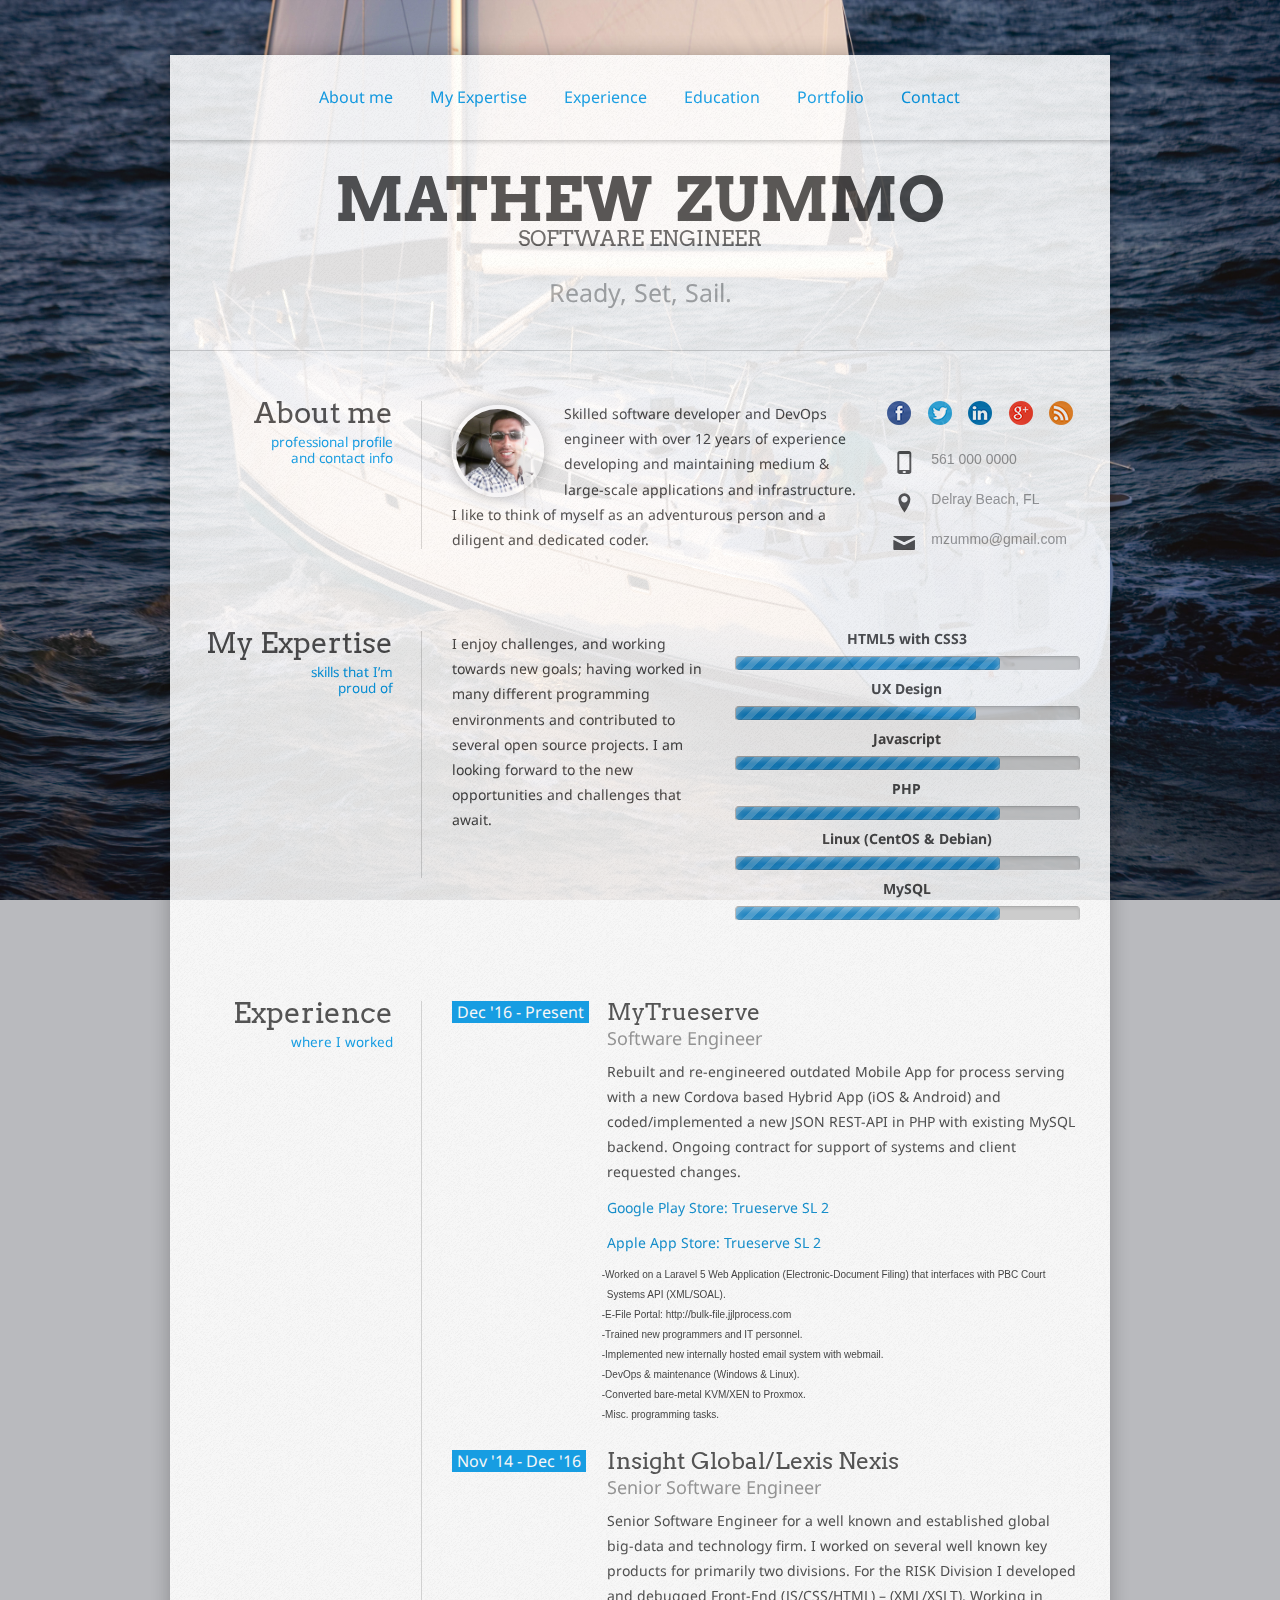
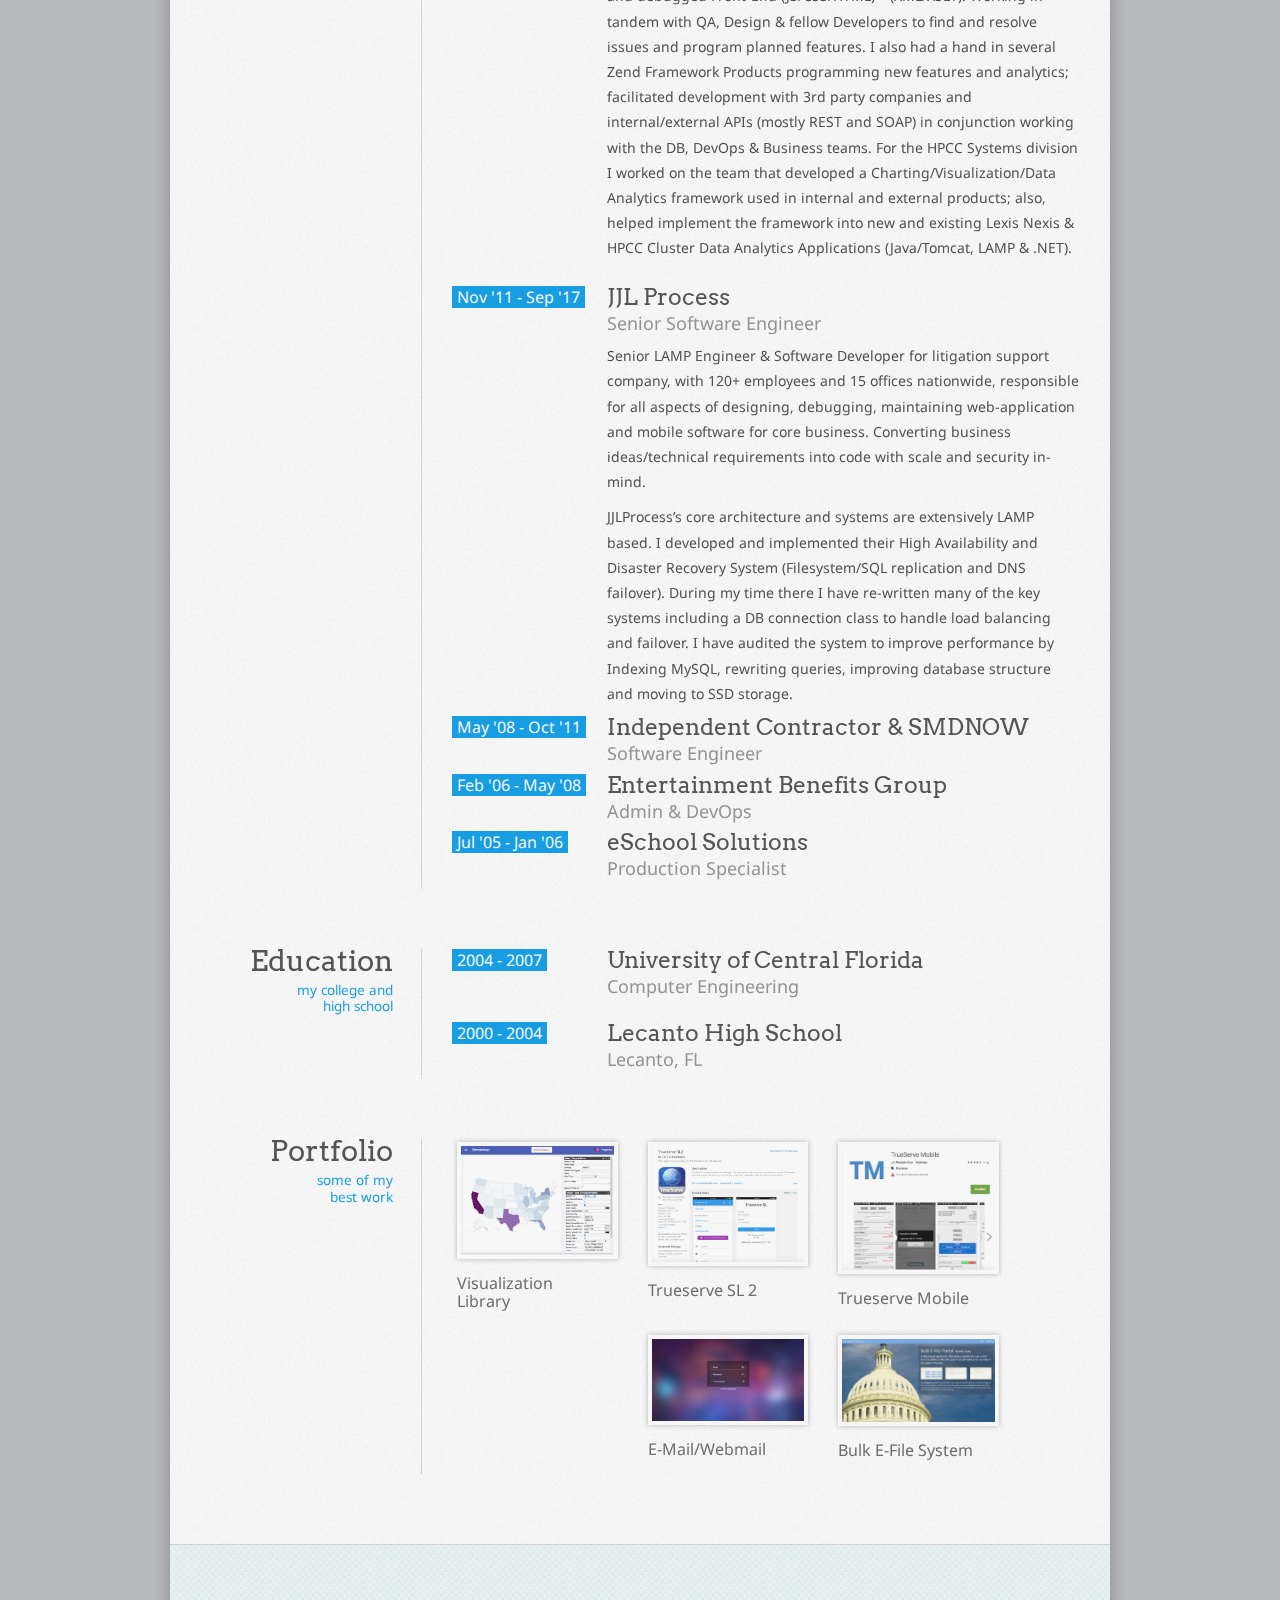
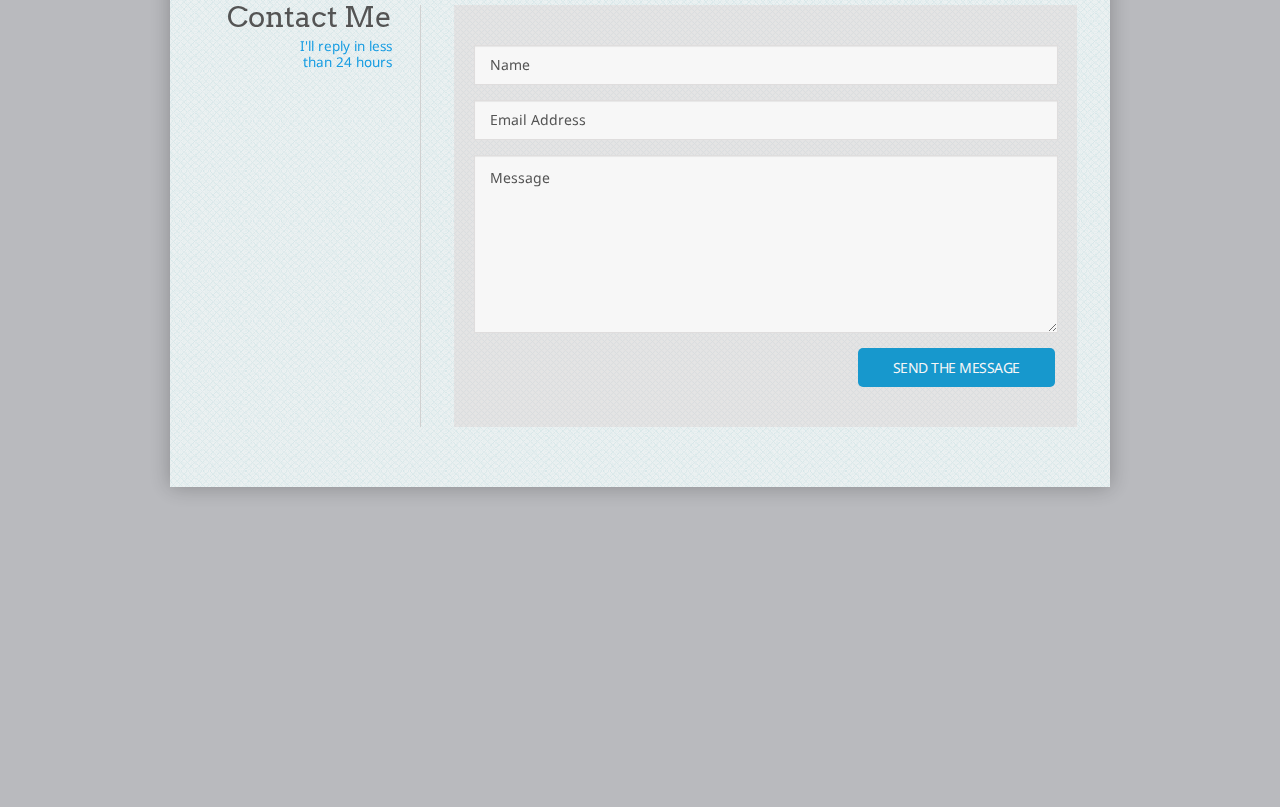
<file: resume-bak1/index.html>
﻿<!doctype html>
<html lang="en">
<head>
	<meta name="viewport" content="width=device-width, initial-scale=1, maximum-scale=1">
	<meta charset="utf-8">
	<title>CV</title>
	<meta name="description" content="some some some">
	<meta name="author" content="some">
	<meta name="keywords" content="some, some, some">
	<!--[if lt IE 9]>
		<script src="js/html5shiv/html5shiv.js" type="text/javascript"></script>
		<script src="js/html5shiv/html5shiv-printshiv.js" type="text/javascript"></script>
		<style type="text/css">.site_nav { border-bottom: 1px solid #d4d4d4; }</style>
	<![endif]-->
	<link href='http://fonts.googleapis.com/css?family=Arvo:400,700' rel='stylesheet' type='text/css'>
	<link href='http://fonts.googleapis.com/css?family=Droid+Sans:400,700' rel='stylesheet' type='text/css'>
	<link rel="stylesheet" href="fontello/css/-ontello.css">
	<link rel="stylesheet" href="bootstrap/css/bootstrap.css">
	<link rel="stylesheet" href="bootstrap/css/bootstrap-responsive.css">
	<link rel="stylesheet" href="css/progressbar.css">
	<link rel="stylesheet" href="css/lightbox.css">
	<link rel="stylesheet" href="css/styles.css">
	<!-- <link rel="stylesheet" href="https://maxcdn.bootstrapcdn.com/bootstrap/3.3.7/css/bootstrap.min.css"> -->

</head>

<body>
<div class="wrapper">
	<div class="container">
	
		<div class="upbtnwrapp"><div class="upbtn"><span class="icon-up-open-big"></span></div></div>
	
		<!-- NAVIGATION -->
		<nav class="site_nav" id="site_nav">

			<ul class="">
				<li><a href="#about_me">About me</a></li>
				<li><a href="#my_expertise">My Expertise</a></li>
				<li><a href="#experience">Experience</a></li>
				<li><a href="#education">Education</a></li>
				<li><a href="#portfolio">Portfolio</a></li>
				<li><a href="#contact">Contact</a></li>
			</ul>
		</nav> <!-- /site_nav -->
		<div id="aftermenuspace"></div>
		<!-- HEADER -->
		<header class="site_header centerise borderbtn">
			<div id="logoline"><h1>MATHEW&nbsp;&nbsp;ZUMMO</h1></div>
			<h2>SOFTWARE ENGINEER</h2>
			<!--
			<span>&lt;? echo base64_decode("ZHJlYW1pbmcgb2YgYSBzYWlsYm9hdA"); ?&gt;</span>
			-->
			<h3>Ready, Set, Sail.</h3>
		</header> <!-- /site_header -->
		<!-- end HEADER -->
		<div class="container-fluid page">
		
			<!-- ABOUT ME -->
			<section class="row-fluid about_me" id="about_me">
				<aside class="span3 aside_el">
					<h2>About me</h2>
					<h5>professional profile<br /> and contact info</h5>
				</aside>
				<article class="span6 borderleft par_el">
					<span class="circle"><img style="float:left" src="img/me-2.jpg" alt=""/></span>
					<p>
						Skilled software developer and DevOps engineer with over 12 years of experience developing and maintaining medium &amp; large-scale applications and infrastructure. I like to think of myself as an adventurous person and a diligent and dedicated coder. 
					</p>
					
				</article>
				<div class="span3 cont_info">
					<div class="soc">
						<ul>
							<li><a href=""><img src="img/icons/facebook.png" alt="" /></a></li>
							<li><a href=""><img src="img/icons/twitter.png" alt="" /></a></li>
							<li><a href=""><img src="img/icons/linkedin.png" alt="" /></a></li>
							<li><a href=""><img src="img/icons/google-plus.png" alt="" /></a></li>
							<li><a href=""><img src="img/icons/rss.png" alt="" /></a></li>
						</ul>
					</div>
					<div class="info">
						<ul>
							<li><span class="icon-mobile"></span><a>561 000 0000</a></li>
							<li><span class="icon-location"></span><a>Delray Beach, FL</a></li>
							<li><span class="icon-mail"></span><a>mzummo@gmail.com</a></li>
						</ul>
					</div>
				</div> <!-- /cont_info -->
			</section> <!-- /about_me -->
			<!-- end ABOUT ME -->
			
			<!-- MY EXPERTISE -->
			<section class="row-fluid my_expertise" id="my_expertise">
				<aside class="span3 aside_el">
					<h2>My Expertise</h2>
					<h5>skills that I’m<br /> proud of</h5>
				</aside>
				<article class="span4 borderleft par_el">
				<p>
					I enjoy challenges, and working towards new goals; having worked in many different programming environments and contributed to several open source projects. I am looking forward to the new opportunities and challenges that await.
				</p>
				<p>&nbsp;&nbsp;&nbsp;&nbsp;</p>
				</article>
				<div class="span5 skill_level">
					<h4>HTML5 with CSS3</h4>
					<div class="progressbar percent_85">
						<div class="progressbar-inner"></div>
					</div>
					<h4>UX Design</h4>
					<div class="progressbar percent_70">
						<div class="progressbar-inner"></div>
					</div>					
					<h4>Javascript</h4>
					<div class="progressbar percent_85">
						<div class="progressbar-inner"></div>
					</div>	
					<h4>PHP</h4>
					<div class="progressbar percent_95">
						<div class="progressbar-inner"></div>
					</div>	
					<h4>Linux (CentOS &amp; Debian)</h4>
					<div class="progressbar percent_95">
						<div class="progressbar-inner"></div>
					</div>	
					<h4>MySQL</h4>
					<div class="progressbar percent_85">
						<div class="progressbar-inner"></div>
					</div>					
				</div> <!-- /skill_level -->
			</section> <!-- /my_expertise -->
			<!-- end MY EXPERTISE -->
			
			<!-- EXPERIENCE -->
			<section class="row-fluid experience" id="experience">
				<aside class="span3 aside_el">
					<h2>Experience</h2>
					<h5>where I worked</h5>
				</aside>
				<div class="span9">
					<div class="row-fluid">
						<article class="span12  borderleft par_el in_spacing">
							<span class="period">Dec '16 - Present</span>
							<div class="bigspacing">
								<header>
									<h2>MyTrueserve</h2>
									<h3>Software Engineer</h3>
								</header>
								<div>
								<p>Rebuilt and re-engineered outdated Mobile App for process serving with a new Cordova based Hybrid App (iOS &amp; Android) and coded/implemented a new JSON REST-API in PHP with existing MySQL backend. Ongoing contract for support of systems and client requested changes.</p> 
								<p>
								
								<a href="http://play.google.com/store/apps/details?id=com.jjltechnologies.trueserve.sl">Google Play Store: Trueserve SL 2</a>
								</p>
								<p>
								<a href="http://play.google.com/store/apps/details?id=com.jjltechnologies.trueserve.sl">Apple App Store: Trueserve SL 2</a>
								</p>
							    <p>
							    	<ul class="dashed">

							    <li>Worked on a Laravel 5 Web Application (Electronic-Document Filing) that interfaces with PBC Court Systems API (XML/SOAL).</li>
								<li>E-File Portal: http://bulk-file.jjlprocess.com</li>
							    <li>Trained new programmers and IT personnel.</li>
								<li>Implemented new internally hosted email system with webmail.</li>
							    <li>DevOps &amp; maintenance (Windows &amp; Linux).</li>
							    <li>Converted bare-metal KVM/XEN to Proxmox.</li>
							    <li>Misc. programming tasks.</li>
								</ul>

							    </p>
							    <div>
							</div>
						</article>
					</div>
					<div class="row-fluid">
						<article class="span12  borderleft par_el in_spacing">
							<span class="period">Nov '14 - Dec '16</span>
							<div class="bigspacing">
								<header>
									<h2>Insight Global/Lexis Nexis</h2>
									<h3>Senior Software Engineer</h3>
								</header>
							<p>  	Senior Software Engineer for a well known and established global big-data and technology firm. I worked on several well known key products for primarily two divisions. For the RISK Division I developed and debugged Front-End (JS/CSS/HTML) – (XML/XSLT). Working in tandem with QA, Design &amp; fellow Developers to find and resolve issues and program planned features. I also had a hand in several Zend Framework Products programming new features and analytics; facilitated development with 3rd party companies and internal/external APIs (mostly REST and SOAP) in conjunction working with the DB, DevOps &amp; Business teams. For the HPCC Systems division I worked on the team that developed a Charting/Visualization/Data Analytics framework used in internal and external products; also, helped implement the framework into new and existing Lexis Nexis &amp; HPCC Cluster Data Analytics Applications (Java/Tomcat, LAMP &amp; .NET).</p>
							</div>
						</article>
					</div>
					<div class="row-fluid">
						<article class="span12  borderleft par_el in_spacingbottom">
							<span class="period">Nov '11 - Sep '17</span>
							<div class="bigspacing">
								<header>
									<h2>JJL Process</h2>
									<h3>Senior Software Engineer</h3>
								</header>
								<p>Senior LAMP Engineer &amp; Software Developer for litigation support company, with 120+ employees and 15 offices nationwide, responsible for all aspects of designing, debugging, maintaining web-application and mobile software for core business. Converting business ideas/technical requirements into code with scale and security in-mind.</p>

								<p>JJLProcess’s core architecture and systems are extensively LAMP based. I developed and implemented their High Availability and Disaster Recovery System (Filesystem/SQL replication and DNS failover). During my time there I have re-written many of the key systems including a DB connection class to handle load balancing and failover. I have audited the system to improve performance by Indexing MySQL, rewriting queries, improving database structure and moving to SSD storage.</p>

							</div>
						</article>
					</div>
					<div class="row-fluid">
						<article class="span12  borderleft par_el in_spacingbottom">
							<span class="period">May '08 - Oct '11</span>
							<div class="bigspacing">
								<header>
									<h2>Independent Contractor & SMDNOW</h2>
									<h3>Software Engineer</h3>
								</header>
								<p></p>

							</div>
						</article>
					</div>
					<div class="row-fluid">
						<article class="span12  borderleft par_el in_spacingbottom">
							<span class="period">Feb '06 - May '08</span>
							<div class="bigspacing">
								<header>
									<h2>Entertainment Benefits Group</h2>
									<h3>Admin &amp; DevOps</h3>
								</header>
								<p></p>

							</div>
						</article>
					</div>
					<div class="row-fluid">
						<article class="span12  borderleft par_el in_spacingbottom">
							<span class="period">Jul '05 - Jan '06</span>
							<div class="bigspacing">
								<header>
									<h2>eSchool Solutions</h2>
									<h3>Production Specialist</h3>
								</header>
								<p></p>

							</div>
						</article>
					</div>
				</div>
			</section> <!-- /experience -->
			<!-- end EXPERIENCE -->

			<!-- EDUCATION -->
			<section class="row-fluid education" id="education">
				<aside class="span3 aside_el">
					<h2>Education</h2>
					<h5>my college and<br /> high school</h5>
				</aside>
				<div class="span9">
					<div class="row-fluid">
						<article class="span12  borderleft par_el in_spacing">
							<span class="period">2004 - 2007</span>
							<div class="bigspacing">
								<header>
									<h2>University of Central Florida</h2>
									<h3>Computer Engineering</h3>
								</header>
								<p></p>
							</div>
						</article>
					</div>
					<div class="row-fluid">
						<article class="span12  borderleft par_el in_spacingbottom">
							<span class="period">2000 - 2004</span>
							<div class="bigspacing">
								<header>
									<h2>Lecanto High School</h2>
									<h3>Lecanto, FL</h3>
								</header>
								<p></p>
							</div>
						</article>
					</div>
				</div>
			</section> <!-- /education -->
			<!-- end EDUCATION -->
		
			<!-- PORTFOLIO -->
			<section class="row-fluid portfolio" id="portfolio">
				<aside class="span3 aside_el">
					<h2>Portfolio</h2>
					<h5>some of my<br /> best work</h5>
				</aside>
				<div class="span9 borderleft">
					<div class="galleryContainer">	 
					
					<div class="galleryItem">
							<a href="https://github.com/hpcc-systems/Visualization" class="lightbox['portfolio']"><img src="img/hpcc-vis-2.png" alt="" /></a>
							<div>
							<h3>Visualization Library</h3>
							</div>
							<!-- <p>Lexis Nexis / HPCC Systems</p> -->
							<!-- <p>Javascript</p> -->
						</div>
						
						<div class="galleryItem">
							<a href="https://itunes.apple.com/us/app/trueserve-sl2/id1293927185?mt=8" class="lightbox['portfolio']"><img src="img/mts-ts-1.png" alt="" /></a>
							<div>
							<h3>Trueserve SL 2</h3>
							</div>
							<!-- <p>MyTrueserve</p> -->
							<!-- <p>Cordova (iOS &amp; Android) App</p> -->
						</div>
						
						<div class="galleryItem">
							<a href="https://play.google.com/store/apps/details?id=com.jjlprocess.android.apps.trueserve" class="lightbox['portfolio']"><img src="img/jjl-ts-1.png" alt="" /></a>
							<div>
							<h3>Trueserve Mobile</h3>
							</div>
							<!-- <p>JJLProcess</p> -->
							<!-- <p>Native Android App</p> -->
						</div>
						
						<div class="galleryItem">
							<a href="https://rainloop.jjlprocess.com" class="lightbox['portfolio']"><img src="img/jjl-rainloop-1.png" alt="" /></a>
							<div>
							<h3>E-Mail/Webmail</h3>
							</div>
							<!-- <p>JJL</p> -->
							<!-- <p>Interally Hosted</p> -->
						</div>
						
						<div class="galleryItem">
							<a href="https://bulk-file.jjlprocess.com" class="lightbox['portfolio']"><img src="img/jjl-bulk-file-1.png" alt="" /></a>
							<div>
							<h3>Bulk E-File System</h3>
							</div>
							<!-- <p>JJL -->
							<!-- <p>Laravel</p> -->
						</div>
						
					</div>
				</div>
			</section> <!-- /portfolio -->
			<!-- end PORTFOLIO -->
			
			<!-- blog -->
			<!-- /blog -->

		</div> <!-- /page -->
		<footer class="row-fluid siteFooter">
			<div id="contact">
				<aside class="span3 aside_el">
					<h2>Contact Me</h2>
					<h5>I'll reply in less<br /> than 24 hours</h5>
				</aside>
				<div class="span9 borderleft">
					<form class="comment_form" data-validate="parsley">
						<fieldset>
							<input type="text" id="form_name" data-required="true" data-trigger="focusin focusout" placeholder="Name">
							<input type="text" id="form_email" data-required="true" data-trigger="focusin focusout" data-type="email" placeholder="Email Address">
							<textarea rows="8" id="form_message" data-required="true" data-trigger="focusin focusout" placeholder="Message"></textarea>
							<div class="send-button pull-right"> <a>SEND THE MESSAGE </a> </div>
						</fieldset>
					</form>
				</div>
			</div>
		</footer>
	</div> <!-- /container -->
	<!-- <div><img style="width: 25%;" src="https://www.digitalocean.com/assets/media/logos-badges/png/DO_Powered_by_Badge_blue-fe4c6688.png"></div> -->
</div> <!-- /wrapper -->
	<script type="text/javascript" src="http://ajax.googleapis.com/ajax/libs/jquery/1.8.0/jquery.min.js"></script>
	<script src="js/parsley.min.js"></script>
	<script src="js/lightbox.js"></script>
	<script src="js/retina.js"></script>
	<script>
	$(document).ready(function(){
		$('.comment_form input, .comment_form textarea').focus(function () { 
			$(this).css({"-webkit-box-shadow": "0px 0px 0px rgba(0, 0, 0, 0)", "-moz-box-shadow": "0px 0px 0px rgba(0, 0, 0, 0)", "box-shadow": "0px 0px 0px rgba(0, 0, 0, 0)", "border": "1px solid #999"}); 
		});
		$('.comment_form input, .comment_form textarea').blur(function () { 
			$(this).css({"-webkit-box-shadow": "0px 0px 0px rgba(0, 0, 0, 0)", "-moz-box-shadow": "0px 0px 0px rgba(0, 0, 0, 0)", "box-shadow": "0px 0px 0px rgba(0, 0, 0, 0)", "border": "1px solid #e0e0e0"}); 
		});
	});
	$(".send-button").click(function () {
		if ( $( '.comment_form' ).parsley('validate') ) {
			var form_name = $("#form_name").val(); 
			var form_email = $("#form_email").val(); 
			var form_message = $("#form_message").val(); 
			$.post("php/mailer.php", { name : form_name , email : form_email , message : form_message }, function(results){
				alert(results);
			}); 
		} 
	});
	$(window).on('load resize', function () {
		current_width = $(window).width();
		if ( current_width < 767 ) {
			$("br").hide();
		} else {
			$("br").show();
		}
	});
	
	// Cache selectors
	if ( $(window).width() > 940 ) {
		var lastId,
			topMenu = $("#site_nav")
			topMenuHeight = topMenu.outerHeight()+40,
			// All list items
			menuItems = topMenu.find("a"),
			// Anchors corresponding to menu items
			scrollItems = menuItems.map(function(){
			  var item = $($(this).attr("href"));
			  if (item.length) { return item; }
			});
	} else {
		var lastId,
			topMenu = $("#site_nav")
			topMenuHeight = topMenu.outerHeight()-140,
			// All list items
			menuItems = topMenu.find("a"),
			// Anchors corresponding to menu items
			scrollItems = menuItems.map(function(){
			  var item = $($(this).attr("href"));
			  if (item.length) { return item; }
			});
	
	}
	
	
	// Bind click handler to menu items
	// so we can get a fancy scroll animation
	menuItems.click(function(e){
	  var href = $(this).attr("href"),
		  offsetTop = href === "#" ? 0 : $(href).offset().top-topMenuHeight+1;
	  $('html, body').stop().animate({ 
		  scrollTop: offsetTop
	  }, 300);
	  e.preventDefault();
	});

	// Bind to scroll
	$(window).scroll(function(){
	   // Get container scroll position
	   var fromTop = $(this).scrollTop()+topMenuHeight;
	   
	   // Get id of current scroll item
	   var cur = scrollItems.map(function(){
		 if ($(this).offset().top < fromTop)
		   return this;
	   });
	   // Get the id of the current element
	   cur = cur[cur.length-1];
	   var id = cur && cur.length ? cur[0].id : "";
	   
	   if (lastId !== id) {
		   lastId = id;
		   // Set/remove active class
		   menuItems
			 .parent().removeClass("active")
			 .end().filter("[href=#"+id+"]").parent().addClass("active");
	   }                   
	});// $('.scrollup').fadeIn();
	
	$(window).scroll(function(){
		var pos = $(window).scrollTop();
		if (pos > 55 && current_width > 940) {
			$(".site_nav").css({
					"position": "fixed",
					"top":    "0",
					"width":    "940px",
					"margin-bottom":    "55px",
			});
			$("#aftermenuspace").css({
					"height":    "55px",
			});
		} else {
			$(".site_nav").css({
					"position": "relative",
					"margin-bottom":    "0",
					"width":    "100%",
			});
			$("#aftermenuspace").css({
					"height":    "0",
			});
		}
		if ( pos > 600 ) { $('.upbtn').fadeIn();} else { $('.upbtn').fadeOut(); }
	});
	
	$('.upbtn').click(function(){
		$("html, body").animate({ scrollTop: 0 }, 600);
		return false;
	});
		
	</script>
</body>
</html>
</file>
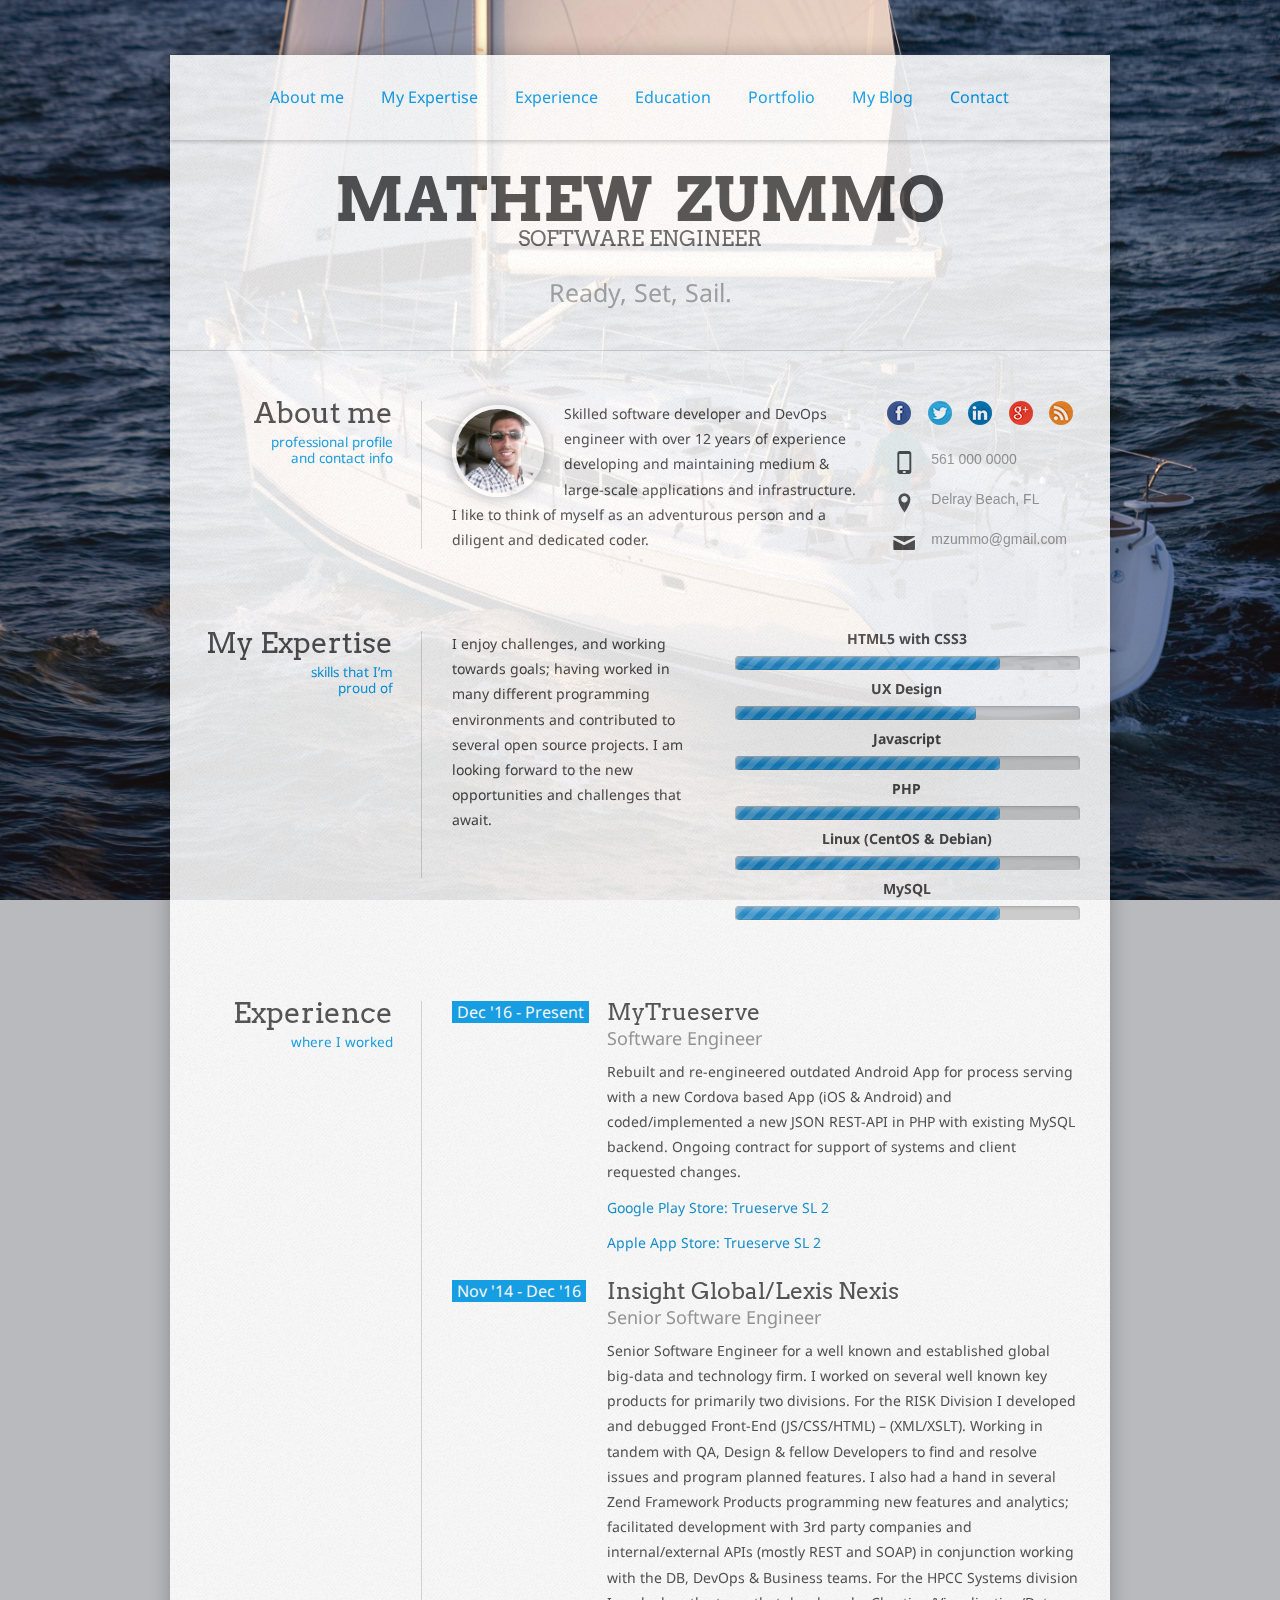
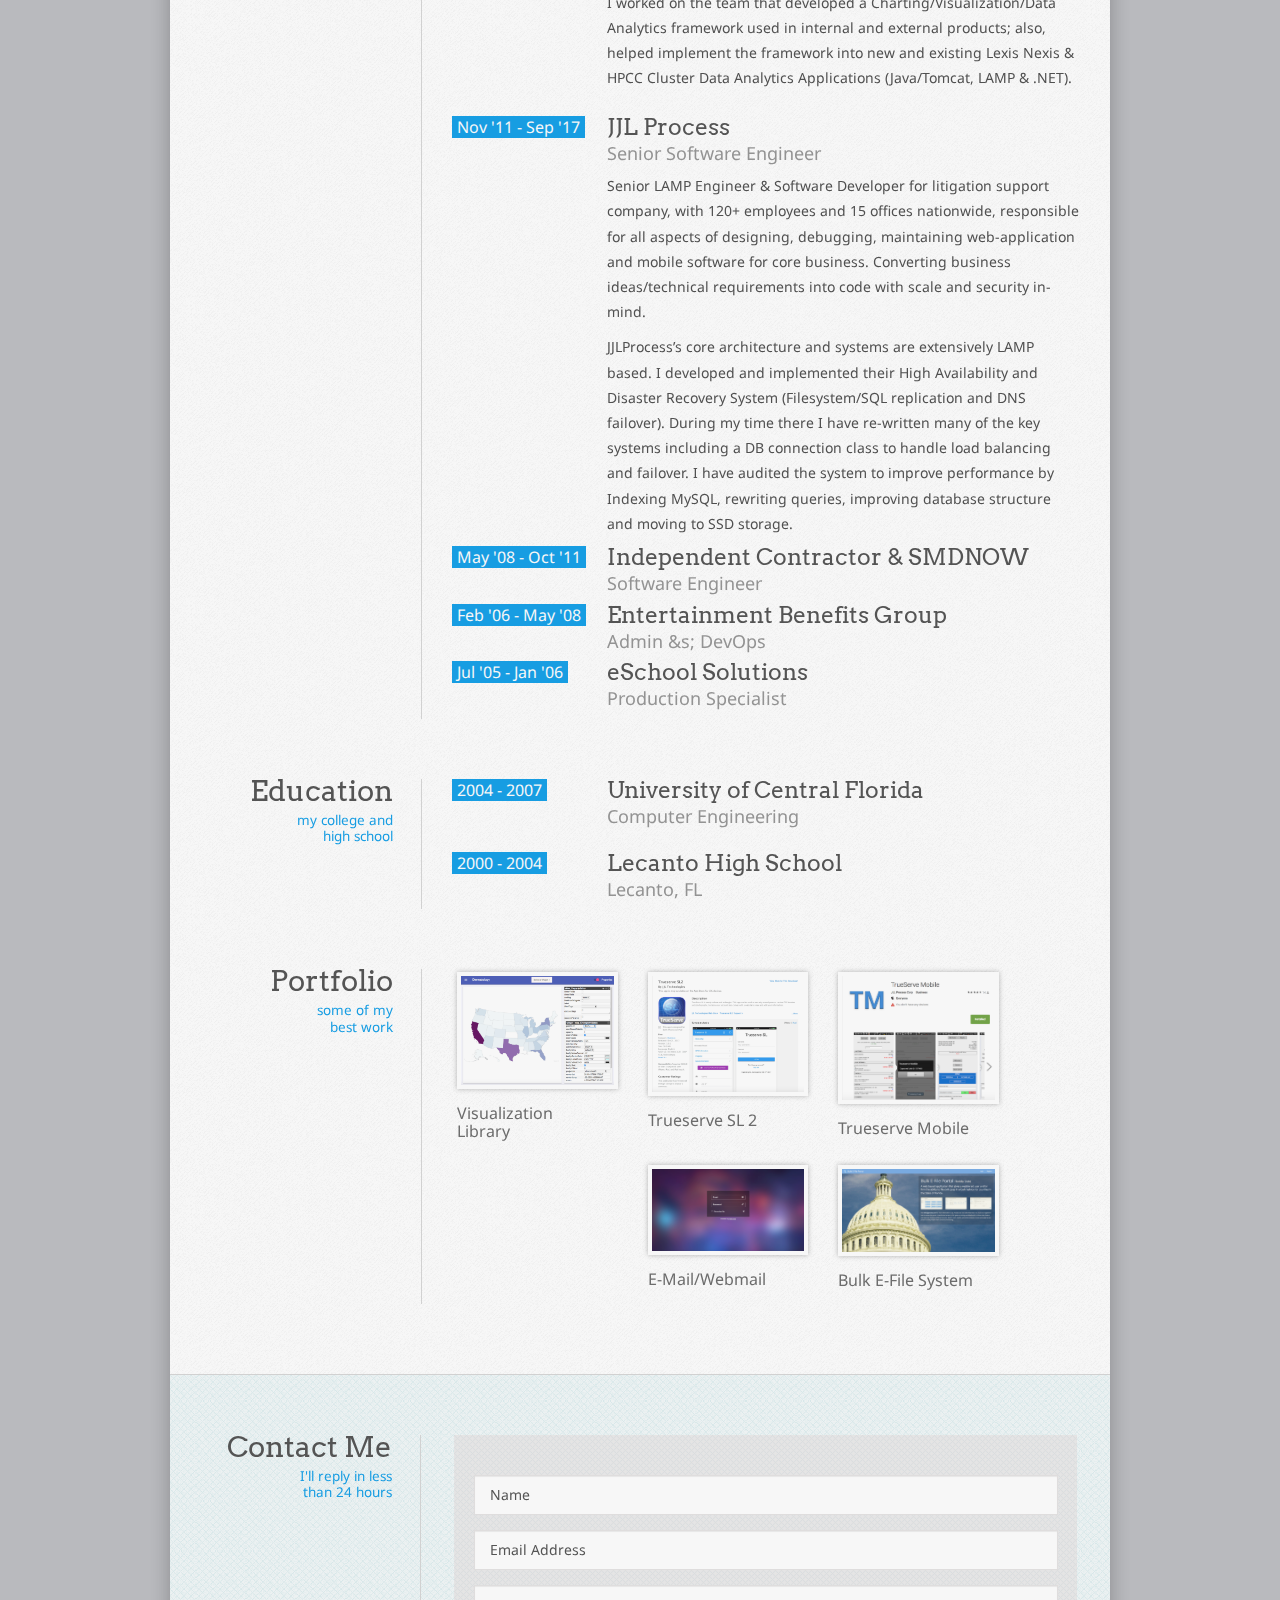
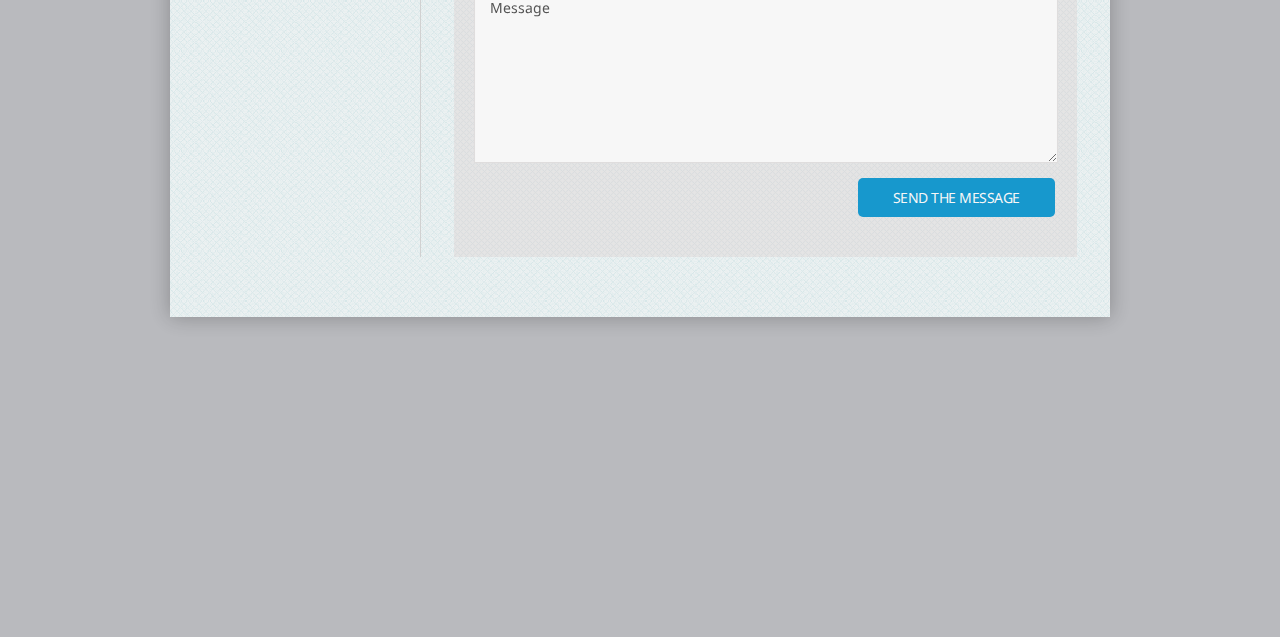
<file: resume/index.html>
﻿<!doctype html>
<html lang="en">
<head>
	<meta name="viewport" content="width=device-width, initial-scale=1, maximum-scale=1">
	<meta charset="utf-8">
	<title>CV</title>
	<meta name="description" content="some some some">
	<meta name="author" content="some">
	<meta name="keywords" content="some, some, some">
	<!--[if lt IE 9]>
		<script src="js/html5shiv/html5shiv.js" type="text/javascript"></script>
		<script src="js/html5shiv/html5shiv-printshiv.js" type="text/javascript"></script>
		<style type="text/css">.site_nav { border-bottom: 1px solid #d4d4d4; }</style>
	<![endif]-->
	<link href='http://fonts.googleapis.com/css?family=Arvo:400,700' rel='stylesheet' type='text/css'>
	<link href='http://fonts.googleapis.com/css?family=Droid+Sans:400,700' rel='stylesheet' type='text/css'>
	<link rel="stylesheet" href="fontello/css/-ontello.css">
	<link rel="stylesheet" href="bootstrap/css/bootstrap.css">
	<link rel="stylesheet" href="bootstrap/css/bootstrap-responsive.css">
	<link rel="stylesheet" href="css/progressbar.css">
	<link rel="stylesheet" href="css/lightbox.css">
	<link rel="stylesheet" href="css/styles.css">
	<!-- <link rel="stylesheet" href="https://maxcdn.bootstrapcdn.com/bootstrap/3.3.7/css/bootstrap.min.css"> -->

</head>

<body>
<div class="wrapper">
	<div class="container">
	
		<div class="upbtnwrapp"><div class="upbtn"><span class="icon-up-open-big"></span></div></div>
	
		<!-- NAVIGATION -->
		<nav class="site_nav" id="site_nav">

			<ul class="">
				<li><a href="#about_me">About me</a></li>
				<li><a href="#my_expertise">My Expertise</a></li>
				<li><a href="#experience">Experience</a></li>
				<li><a href="#education">Education</a></li>
				<li><a href="#portfolio">Portfolio</a></li>
				<li><a href="#blog">My Blog</a></li>
				<li><a href="#contact">Contact</a></li>
			</ul>
		</nav> <!-- /site_nav -->
		<div id="aftermenuspace"></div>
		<!-- HEADER -->
		<header class="site_header centerise borderbtn">
			<div id="logoline"><h1>MATHEW&nbsp;&nbsp;ZUMMO</h1></div>
			<h2>SOFTWARE ENGINEER</h2>
			<!--
			<span>&lt;? echo base64_decode("ZHJlYW1pbmcgb2YgYSBzYWlsYm9hdA"); ?&gt;</span>
			-->
			<h3>Ready, Set, Sail.</h3>
		</header> <!-- /site_header -->
		<!-- end HEADER -->
		<div class="container-fluid page">
		
			<!-- ABOUT ME -->
			<section class="row-fluid about_me" id="about_me">
				<aside class="span3 aside_el">
					<h2>About me</h2>
					<h5>professional profile<br /> and contact info</h5>
				</aside>
				<article class="span6 borderleft par_el">
					<span class="circle"><img style="float:left" src="img/me-2.jpg" alt=""/></span>
					<p>
						Skilled software developer and DevOps engineer with over 12 years of experience developing and maintaining medium &amp; large-scale applications and infrastructure. I like to think of myself as an adventurous person and a diligent and dedicated coder. 
					</p>
					
				</article>
				<div class="span3 cont_info">
					<div class="soc">
						<ul>
							<li><a href=""><img src="img/icons/facebook.png" alt="" /></a></li>
							<li><a href=""><img src="img/icons/twitter.png" alt="" /></a></li>
							<li><a href=""><img src="img/icons/linkedin.png" alt="" /></a></li>
							<li><a href=""><img src="img/icons/google-plus.png" alt="" /></a></li>
							<li><a href=""><img src="img/icons/rss.png" alt="" /></a></li>
						</ul>
					</div>
					<div class="info">
						<ul>
							<li><span class="icon-mobile"></span><a>561 000 0000</a></li>
							<li><span class="icon-location"></span><a>Delray Beach, FL</a></li>
							<li><span class="icon-mail"></span><a>mzummo@gmail.com</a></li>
						</ul>
					</div>
				</div> <!-- /cont_info -->
			</section> <!-- /about_me -->
			<!-- end ABOUT ME -->
			
			<!-- MY EXPERTISE -->
			<section class="row-fluid my_expertise" id="my_expertise">
				<aside class="span3 aside_el">
					<h2>My Expertise</h2>
					<h5>skills that I’m<br /> proud of</h5>
				</aside>
				<article class="span4 borderleft par_el">
				<p>
					I enjoy challenges, and working towards goals; having worked in many different programming environments and contributed to several open source projects. I am looking forward to the new opportunities and challenges that await.
				</p>
				<p>&nbsp;&nbsp;&nbsp;&nbsp;</p>
				</article>
				<div class="span5 skill_level">
					<h4>HTML5 with CSS3</h4>
					<div class="progressbar percent_85">
						<div class="progressbar-inner"></div>
					</div>
					<h4>UX Design</h4>
					<div class="progressbar percent_70">
						<div class="progressbar-inner"></div>
					</div>					
					<h4>Javascript</h4>
					<div class="progressbar percent_85">
						<div class="progressbar-inner"></div>
					</div>	
					<h4>PHP</h4>
					<div class="progressbar percent_95">
						<div class="progressbar-inner"></div>
					</div>	
					<h4>Linux (CentOS &amp; Debian)</h4>
					<div class="progressbar percent_95">
						<div class="progressbar-inner"></div>
					</div>	
					<h4>MySQL</h4>
					<div class="progressbar percent_85">
						<div class="progressbar-inner"></div>
					</div>					
				</div> <!-- /skill_level -->
			</section> <!-- /my_expertise -->
			<!-- end MY EXPERTISE -->
			
			<!-- EXPERIENCE -->
			<section class="row-fluid experience" id="experience">
				<aside class="span3 aside_el">
					<h2>Experience</h2>
					<h5>where I worked</h5>
				</aside>
				<div class="span9">
					<div class="row-fluid">
						<article class="span12  borderleft par_el in_spacing">
							<span class="period">Dec '16 - Present</span>
							<div class="bigspacing">
								<header>
									<h2>MyTrueserve</h2>
									<h3>Software Engineer</h3>
								</header>
								<div>
								<p>Rebuilt and re-engineered outdated Android App for process serving with a new Cordova based App (iOS &amp; Android) and coded/implemented a new JSON REST-API in PHP with existing MySQL backend. Ongoing contract for support of systems and client requested changes.</p> 
								<p>
								
								<a href="http://play.google.com/store/apps/details?id=com.jjltechnologies.trueserve.sl">Google Play Store: Trueserve SL 2</a>
								</p>
								<p>
								<a href="http://play.google.com/store/apps/details?id=com.jjltechnologies.trueserve.sl">Apple App Store: Trueserve SL 2</a>
								</p>
							    <p>
			
							    </p>
							    <div>
							</div>
						</article>
					</div>
					<div class="row-fluid">
						<article class="span12  borderleft par_el in_spacing">
							<span class="period">Nov '14 - Dec '16</span>
							<div class="bigspacing">
								<header>
									<h2>Insight Global/Lexis Nexis</h2>
									<h3>Senior Software Engineer</h3>
								</header>
							<p>  	Senior Software Engineer for a well known and established global big-data and technology firm. I worked on several well known key products for primarily two divisions. For the RISK Division I developed and debugged Front-End (JS/CSS/HTML) – (XML/XSLT). Working in tandem with QA, Design &amp; fellow Developers to find and resolve issues and program planned features. I also had a hand in several Zend Framework Products programming new features and analytics; facilitated development with 3rd party companies and internal/external APIs (mostly REST and SOAP) in conjunction working with the DB, DevOps &amp; Business teams. For the HPCC Systems division I worked on the team that developed a Charting/Visualization/Data Analytics framework used in internal and external products; also, helped implement the framework into new and existing Lexis Nexis &amp; HPCC Cluster Data Analytics Applications (Java/Tomcat, LAMP &amp; .NET).</p>
							</div>
						</article>
					</div>
					<div class="row-fluid">
						<article class="span12  borderleft par_el in_spacingbottom">
							<span class="period">Nov '11 - Sep '17</span>
							<div class="bigspacing">
								<header>
									<h2>JJL Process</h2>
									<h3>Senior Software Engineer</h3>
								</header>
								<p>Senior LAMP Engineer &amp; Software Developer for litigation support company, with 120+ employees and 15 offices nationwide, responsible for all aspects of designing, debugging, maintaining web-application and mobile software for core business. Converting business ideas/technical requirements into code with scale and security in-mind.</p>

								<p>JJLProcess’s core architecture and systems are extensively LAMP based. I developed and implemented their High Availability and Disaster Recovery System (Filesystem/SQL replication and DNS failover). During my time there I have re-written many of the key systems including a DB connection class to handle load balancing and failover. I have audited the system to improve performance by Indexing MySQL, rewriting queries, improving database structure and moving to SSD storage.</p>

							</div>
						</article>
					</div>
					<div class="row-fluid">
						<article class="span12  borderleft par_el in_spacingbottom">
							<span class="period">May '08 - Oct '11</span>
							<div class="bigspacing">
								<header>
									<h2>Independent Contractor & SMDNOW</h2>
									<h3>Software Engineer</h3>
								</header>
								<p></p>

							</div>
						</article>
					</div>
					<div class="row-fluid">
						<article class="span12  borderleft par_el in_spacingbottom">
							<span class="period">Feb '06 - May '08</span>
							<div class="bigspacing">
								<header>
									<h2>Entertainment Benefits Group</h2>
									<h3>Admin &amps; DevOps</h3>
								</header>
								<p></p>

							</div>
						</article>
					</div>
					<div class="row-fluid">
						<article class="span12  borderleft par_el in_spacingbottom">
							<span class="period">Jul '05 - Jan '06</span>
							<div class="bigspacing">
								<header>
									<h2>eSchool Solutions</h2>
									<h3>Production Specialist</h3>
								</header>
								<p></p>

							</div>
						</article>
					</div>
				</div>
			</section> <!-- /experience -->
			<!-- end EXPERIENCE -->

			<!-- EDUCATION -->
			<section class="row-fluid education" id="education">
				<aside class="span3 aside_el">
					<h2>Education</h2>
					<h5>my college and<br /> high school</h5>
				</aside>
				<div class="span9">
					<div class="row-fluid">
						<article class="span12  borderleft par_el in_spacing">
							<span class="period">2004 - 2007</span>
							<div class="bigspacing">
								<header>
									<h2>University of Central Florida</h2>
									<h3>Computer Engineering</h3>
								</header>
								<p></p>
							</div>
						</article>
					</div>
					<div class="row-fluid">
						<article class="span12  borderleft par_el in_spacingbottom">
							<span class="period">2000 - 2004</span>
							<div class="bigspacing">
								<header>
									<h2>Lecanto High School</h2>
									<h3>Lecanto, FL</h3>
								</header>
								<p></p>
							</div>
						</article>
					</div>
				</div>
			</section> <!-- /education -->
			<!-- end EDUCATION -->
		
			<!-- PORTFOLIO -->
			<section class="row-fluid portfolio" id="portfolio">
				<aside class="span3 aside_el">
					<h2>Portfolio</h2>
					<h5>some of my<br /> best work</h5>
				</aside>
				<div class="span9 borderleft">
					<div class="galleryContainer">	 
					
					<div class="galleryItem">
							<a href="https://github.com/hpcc-systems/Visualization" class="lightbox['portfolio']"><img src="img/hpcc-vis-2.png" alt="" /></a>
							<div>
							<h3>Visualization Library</h3>
							</div>
							<!-- <p>Lexis Nexis / HPCC Systems</p> -->
							<!-- <p>Javascript</p> -->
						</div>
						
						<div class="galleryItem">
							<a href="https://itunes.apple.com/us/app/trueserve-sl2/id1293927185?mt=8" class="lightbox['portfolio']"><img src="img/mts-ts-1.png" alt="" /></a>
							<div>
							<h3>Trueserve SL 2</h3>
							</div>
							<!-- <p>MyTrueserve</p> -->
							<!-- <p>Cordova (iOS &amp; Android) App</p> -->
						</div>
						
						<div class="galleryItem">
							<a href="https://play.google.com/store/apps/details?id=com.jjlprocess.android.apps.trueserve" class="lightbox['portfolio']"><img src="img/jjl-ts-1.png" alt="" /></a>
							<div>
							<h3>Trueserve Mobile</h3>
							</div>
							<!-- <p>JJLProcess</p> -->
							<!-- <p>Native Android App</p> -->
						</div>
						
						<div class="galleryItem">
							<a href="https://rainloop.jjlprocess.com" class="lightbox['portfolio']"><img src="img/jjl-rainloop-1.png" alt="" /></a>
							<div>
							<h3>E-Mail/Webmail</h3>
							</div>
							<!-- <p>JJL</p> -->
							<!-- <p>Interally Hosted</p> -->
						</div>
						
						<div class="galleryItem">
							<a href="https://bulk-file.jjlprocess.com" class="lightbox['portfolio']"><img src="img/jjl-bulk-file-1.png" alt="" /></a>
							<div>
							<h3>Bulk E-File System</h3>
							</div>
							<!-- <p>JJL -->
							<!-- <p>Laravel</p> -->
						</div>
						
					</div>
				</div>
			</section> <!-- /portfolio -->
			<!-- end PORTFOLIO -->
			
			<!-- blog -->
			<!-- /blog -->

		</div> <!-- /page -->
		<footer class="row-fluid siteFooter">
			<div id="contact">
				<aside class="span3 aside_el">
					<h2>Contact Me</h2>
					<h5>I'll reply in less<br /> than 24 hours</h5>
				</aside>
				<div class="span9 borderleft">
					<form class="comment_form" data-validate="parsley">
						<fieldset>
							<input type="text" id="form_name" data-required="true" data-trigger="focusin focusout" placeholder="Name">
							<input type="text" id="form_email" data-required="true" data-trigger="focusin focusout" data-type="email" placeholder="Email Address">
							<textarea rows="8" id="form_message" data-required="true" data-trigger="focusin focusout" placeholder="Message"></textarea>
							<div class="send-button pull-right"> <a>SEND THE MESSAGE </a> </div>
						</fieldset>
					</form>
				</div>
			</div>
		</footer>
	</div> <!-- /container -->
	<!-- <div><img style="width: 25%;" src="https://www.digitalocean.com/assets/media/logos-badges/png/DO_Powered_by_Badge_blue-fe4c6688.png"></div> -->
</div> <!-- /wrapper -->
	<script type="text/javascript" src="http://ajax.googleapis.com/ajax/libs/jquery/1.8.0/jquery.min.js"></script>
	<script src="js/parsley.min.js"></script>
	<script src="js/lightbox.js"></script>
	<script src="js/retina.js"></script>
	<script>
	$(document).ready(function(){
		$('.comment_form input, .comment_form textarea').focus(function () { 
			$(this).css({"-webkit-box-shadow": "0px 0px 0px rgba(0, 0, 0, 0)", "-moz-box-shadow": "0px 0px 0px rgba(0, 0, 0, 0)", "box-shadow": "0px 0px 0px rgba(0, 0, 0, 0)", "border": "1px solid #999"}); 
		});
		$('.comment_form input, .comment_form textarea').blur(function () { 
			$(this).css({"-webkit-box-shadow": "0px 0px 0px rgba(0, 0, 0, 0)", "-moz-box-shadow": "0px 0px 0px rgba(0, 0, 0, 0)", "box-shadow": "0px 0px 0px rgba(0, 0, 0, 0)", "border": "1px solid #e0e0e0"}); 
		});
	});
	$(".send-button").click(function () {
		if ( $( '.comment_form' ).parsley('validate') ) {
			var form_name = $("#form_name").val(); 
			var form_email = $("#form_email").val(); 
			var form_message = $("#form_message").val(); 
			$.post("php/mailer.php", { name : form_name , email : form_email , message : form_message }, function(results){
				alert(results);
			}); 
		} 
	});
	$(window).on('load resize', function () {
		current_width = $(window).width();
		if ( current_width < 767 ) {
			$("br").hide();
		} else {
			$("br").show();
		}
	});
	
	// Cache selectors
	if ( $(window).width() > 940 ) {
		var lastId,
			topMenu = $("#site_nav")
			topMenuHeight = topMenu.outerHeight()+40,
			// All list items
			menuItems = topMenu.find("a"),
			// Anchors corresponding to menu items
			scrollItems = menuItems.map(function(){
			  var item = $($(this).attr("href"));
			  if (item.length) { return item; }
			});
	} else {
		var lastId,
			topMenu = $("#site_nav")
			topMenuHeight = topMenu.outerHeight()-140,
			// All list items
			menuItems = topMenu.find("a"),
			// Anchors corresponding to menu items
			scrollItems = menuItems.map(function(){
			  var item = $($(this).attr("href"));
			  if (item.length) { return item; }
			});
	
	}
	
	
	// Bind click handler to menu items
	// so we can get a fancy scroll animation
	menuItems.click(function(e){
	  var href = $(this).attr("href"),
		  offsetTop = href === "#" ? 0 : $(href).offset().top-topMenuHeight+1;
	  $('html, body').stop().animate({ 
		  scrollTop: offsetTop
	  }, 300);
	  e.preventDefault();
	});

	// Bind to scroll
	$(window).scroll(function(){
	   // Get container scroll position
	   var fromTop = $(this).scrollTop()+topMenuHeight;
	   
	   // Get id of current scroll item
	   var cur = scrollItems.map(function(){
		 if ($(this).offset().top < fromTop)
		   return this;
	   });
	   // Get the id of the current element
	   cur = cur[cur.length-1];
	   var id = cur && cur.length ? cur[0].id : "";
	   
	   if (lastId !== id) {
		   lastId = id;
		   // Set/remove active class
		   menuItems
			 .parent().removeClass("active")
			 .end().filter("[href=#"+id+"]").parent().addClass("active");
	   }                   
	});// $('.scrollup').fadeIn();
	
	$(window).scroll(function(){
		var pos = $(window).scrollTop();
		if (pos > 55 && current_width > 940) {
			$(".site_nav").css({
					"position": "fixed",
					"top":    "0",
					"width":    "940px",
					"margin-bottom":    "55px",
			});
			$("#aftermenuspace").css({
					"height":    "55px",
			});
		} else {
			$(".site_nav").css({
					"position": "relative",
					"margin-bottom":    "0",
					"width":    "100%",
			});
			$("#aftermenuspace").css({
					"height":    "0",
			});
		}
		if ( pos > 600 ) { $('.upbtn').fadeIn();} else { $('.upbtn').fadeOut(); }
	});
	
	$('.upbtn').click(function(){
		$("html, body").animate({ scrollTop: 0 }, 600);
		return false;
	});
		
	</script>
</body>
</html>
</file>
<file: assets/css/custom-style.css>
/* Body
---------------------------*/
body
{
    -webkit-transition: all 0.5s ease;                  
    -moz-transition: all 0.5s ease;                 
    -o-transition: all 0.5s ease;   
    -ms-transition: all 0.5s ease;          
    transition: all 0.5s ease;
    background: #34495E;
    line-height: 24px;
    font-family: 'Open Sans', sans-serif;
    color: #7F7F7F;
    font-size: 13px;

    background-image: url("../images/sailboat-compressed-p.jpg");
    /*opacity: 0.88;*/
    opacity: 0.95;
    
    background-attachment: fixed;
    /*background-size: auto 100%;*/
    background-size: cover;
    /*background-position: center;*/
    background-repeat: no-repeat;
}

p
{
    margin-bottom: 5px;
}

hr
{
    border-top: 3px solid #EEE;
}

.text-bold
{
    font-weight: bold;
}


/* wrapper
---------------------------*/
#wrapper
{
    padding: 20px 0 0;
}

    #wrapper .container
    {
        background-color: #fff;
        -webkit-box-shadow: 0 1px 6px rgba(0, 0, 0, 0.27), 0 0 40px rgba(0, 0, 0, 0.06) inset;
        -moz-box-shadow: 0 1px 6px rgba(0, 0, 0, 0.27), 0 0 40px rgba(0, 0, 0, 0.06) inset;
        box-shadow: 0 1px 6px rgba(0, 0, 0, 0.3), 0 0 40px rgba(0, 0, 0, 0.1) inset;
        margin: 0 auto;
        -webkit-transition: all 1s ease;
        -moz-transition: all 1s ease;
        -o-transition: all 1s ease;
        transition: all 1s ease;
    }
/* Profile image
---------------------------*/
.img-profile
{
    display: inline-block;
    margin-bottom: 30px;
    margin-top: 15px;
}
/* Title
---------------------------*/
.title
{
    border-bottom: 1px solid #DDD;
    position: relative;
    padding-bottom: 15px;
    margin-bottom: 20px;
    font-size: 22px;
    font-weight: 700;
    color: #337ab7;
}
/* Sub Title
---------------------------*/
.sub-title
{
    font-size: 15px;
    font-weight: 700;
    text-transform: uppercase;
    color: #337ab7;
    border-bottom: 1px solid #DDD;
    padding-bottom: 10px;
    margin-bottom: 15px;
}

    .sub-title .fa
    {
        margin-right: 8px;
    }

/* Contact
---------------------------*/
.contact
{
    margin-top: 32px;
}

.fa-phone
{
    color: #F4D313;
}

/*.fa-mobile
{
    color: #f39c12;
}*/




.fa-envelope
{
    color: #7f8c8d;
}

.fa-skype
{
    color: #00aff0;
}

.fa-globe
{
    color: #2c3e50;
}



.contact-list li
{
    border-bottom: 1px solid #DDD;
    padding-bottom: 3px;
    padding-top: 3px;
}

.contact-list .fa
{
    margin-right: 8px;
    font-size: 14px;
}

.display-block-sm
{
    display: inline;
    margin: 0px;
}

/* Button
---------------------------*/
.btn
{
    min-width: 115px;
}

.btn-inverse
{
    color: #FFF;
    background-color: #34495E;
}

    .btn-inverse:hover, .btn-inverse:focus, .btn-inverse:active
    {
        color: #FFF;
        background-color: #415B76;
        border-color: #415B76;
    }

.btn-download, .btn-print
{
    margin-bottom: 5px;
}


/* Timeline
---------------------------*/
.timeline
{
    list-style: none;
    padding: 20px 0 20px;
    position: relative;
}

    .timeline:before
    {
        top: 0;
        bottom: 0;
        position: absolute;
        content: " ";
        width: 3px;
        background-color: #eeeeee;
        left: 25px;
        margin-right: -1.5px;
    }

    .timeline > li
    {
        margin-bottom: 20px;
        position: relative;
    }

        .timeline > li:before,
        .timeline > li:after
        {
            content: " ";
            display: table;
        }

        .timeline > li:after
        {
            clear: both;
        }

        .timeline > li:before, .timeline > li:after
        {
            content: " ";
            display: table;
        }

        .timeline > li:after
        {
            clear: both;
        }

        .timeline > li > .timeline-panel
        {
            width: 85%; /* Fallback if Unsupported */
            width: -webkit-calc(100% - 75px); /* Chrome 19+ & Safari */
            width: -moz-calc(100% - 75px); /* Firefox v4-15 */
            width: calc(100% - 75px);
            float: right;
            border: 1px solid #d4d4d4;
            -moz-border-radius: 2px;
            -webkit-border-radius: 2px;
            border-radius: 2px;
            padding: 10px;
            position: relative;
            -webkit-box-shadow: 0 1px 6px rgba(0, 0, 0, 0.175);
            -moz-box-shadow: 0 1px 6px rgba(0, 0, 0, 0.175);
            box-shadow: 0 1px 6px rgba(0, 0, 0, 0.175);
            background: #F5F5F6;
        }

            .timeline > li > .timeline-panel:before
            {
                position: absolute;
                top: 27px;
                display: inline-block;
                border-top: 14px solid transparent;
                border-left: 14px solid #fff;
                border-right: 0 solid #fff;
                border-bottom: 14px solid transparent;
                content: " ";
                border-left-width: 0;
                border-right-width: 15px;
                left: -15px;
                right: auto;
            }

            .timeline > li > .timeline-panel:after
            {
                position: absolute;
                top: 26px;
                display: inline-block;
                border-top: 15px solid transparent;
                border-left: 15px solid #ccc;
                border-right: 0 solid #ccc;
                border-bottom: 15px solid transparent;
                content: " ";
                border-left-width: 0;
                border-right-width: 14px;
                left: -14px;
                right: auto;
            }

        .timeline > li > .timeline-badge
        {
            color: #fff;
            width: 50px;
            height: 50px;
            line-height: 50px;
            font-size: 12px;
            text-align: center;
            position: absolute;
            top: 16px;
            left: 0px;
            margin-right: -25px;
            background-color: #999999;
            z-index: 100;
            -webkit-border-top-right-radius: 50%;
            border-top-right-radius: 50%;
            -webkit-border-top-left-radius: 50%;
            border-top-left-radius: 50%;
            -webkit-border-bottom-right-radius: 50%;
            border-bottom-right-radius: 50%;
            -webkit-border-bottom-left-radius: 50%;
            border-bottom-left-radius: 50%;
        }

        .timeline > li.timeline-inverted > .timeline-panel
        {
            float: right;
        }

            .timeline > li.timeline-inverted > .timeline-panel:before
            {
                border-left-width: 0;
                border-right-width: 15px;
                left: -15px;
                right: auto;
            }

            .timeline > li.timeline-inverted > .timeline-panel:after
            {
                border-left-width: 0;
                border-right-width: 14px;
                left: -14px;
                right: auto;
            }

.timeline-badge.purple
{
    background-color: #5B2A7C !important;
}

.timeline-badge.mid-night
{
    background-color: #2c3e50 !important;
}

.timeline-badge.primary
{
    background-color: #2e6da4 !important;
}

.timeline-badge.success
{
    background-color: #3f903f !important;
}

.timeline-badge.warning
{
    background-color: #f0ad4e !important;
}

.timeline-badge.danger
{
    background-color: #d9534f !important;
}

.timeline-badge.info
{
    background-color: #5bc0de !important;
}

.timeline-heading .text-muted
{
    text-transform: uppercase;
    font-size: 12px;
}

.timeline-heading p
{
    margin-bottom: 0px;
}

.timeline-title
{
    margin-top: 0;
    color: inherit;
    margin-bottom: 0;
}

.timeline-body p
{
    font-size: 12px;
}

.timeline-body > p,
.timeline-body > ul
{
    margin-bottom: 0;
}

    .timeline-body > p + p
    {
        margin-top: 5px;
    }

/* Skill Progress
---------------------------*/
.progress-bar
{
    text-align: left;
    padding-left: 5px;
}

.progress-bar-green-sea
{
    background-color: #0077be !important;
}

/* Languages
---------------------------*/
.languages .fa
{
    margin-right: 7px;
}

.fa-star
{
    color: #F1C40F;
}

/* Follow Me
---------------------------*/
.follow .fa
{
    color: #777;
}

.fa-instagram:hover
{
    color: #3f729b;
}

.fa-twitter-square:hover
{
    color: #55acee;
}

.fa-facebook-square:hover
{
    color: #3b5998;
}

.fa-google-plus-square:hover
{
    color: #dd4b39;
}

.fa-linkedin-square:hover
{
    color: #0976b4;
}

.fa-dribbble-square:hover
{
    color: #ea4c89;
}

.fa-stack-overflow-square:hover
{
    color: #fe7a15;
}

.fa-pinterest-square:hover
{
    color: #cc2127;
}

/* Hobbies
---------------------------*/
.hobbies .badge
{
    margin-right: 5px;
}

.badge-green-sea
{
    background-color: #337ab7;
}

.footer
{
    background-color: #EDEFF1;
    text-align: center;
    font-size: 12px;
    padding: 15px 0;
    margin-top: 0;
}

/* Carousel
---------------------------*/
#quote-carousel
{
    padding: 0 10px 30px 10px;
    margin-top: 30px;
}

    /* Control buttons  */
    #quote-carousel .carousel-control
    {
        background: none;
        color: #222;
        font-size: 2.3em;
        text-shadow: none;
        margin-top: 30px;
    }
        /* Previous button  */
        #quote-carousel .carousel-control.left
        {
            left: -12px;
        }
        /* Next button  */
        #quote-carousel .carousel-control.right
        {
            right: -12px !important;
        }
    /* Changes the position of the indicators */
    #quote-carousel .carousel-indicators
    {
        right: 50%;
        top: auto;
        bottom: 0px;
        margin-right: -19px;
    }
        /* Changes the color of the indicators */
        #quote-carousel .carousel-indicators li
        {
            background: #c0c0c0;
        }

        #quote-carousel .carousel-indicators .active
        {
            background: #2C3E50;
        }

    #quote-carousel img
    {
        width: 80px;
        height: 80px;
    }

.item blockquote
{
    border-left: none;
    margin: 0;
}

    .item blockquote p
    {
        font-size: 14px;
    }

    .item blockquote img
    {
        margin-bottom: 10px;
    }

    .item blockquote p:before
    {
        content: "\f10d";
        font-family: 'Fontawesome';
        float: left;
        margin-right: 10px;
    }

/**
  MEDIA QUERIES
*/

/* Small devices (tablets, 768px and up) */
@media (min-width: 768px)
{
    #quote-carousel
    {
        margin-bottom: 0;
        padding: 0 40px 30px 40px;
    }
}

/* Small devices (tablets, up to 768px) */
@media (max-width: 768px)
{
    .display-block-sm
    {
        display: block;
        margin-top: 3px;
    }

    /* Make the indicators larger for easier clicking with fingers/thumb on mobile */

    #quote-carousel .carousel-indicators
    {
        bottom: -20px !important;
    }

        #quote-carousel .carousel-indicators li
        {
            display: inline-block;
            margin: 0px 5px;
            width: 15px;
            height: 15px;
        }

            #quote-carousel .carousel-indicators li.active
            {
                margin: 0px 5px;
                width: 20px;
                height: 20px;
            }
}
/* End carousel */

/* Portfolio */
#filters
{
    margin: 1%;
    padding: 0;
    list-style: none;
}

    #filters li
    {
        float: left;
    }

        #filters li span
        {
            display: block;
            padding: 5px 20px;
            text-decoration: none;
            color: #666;
            cursor: pointer;
        }

            #filters li span.active
            {
                background: #34495E;
                color: #fff;
            }

#portfoliolist .portfolio
{
    -webkit-box-sizing: border-box;
    -moz-box-sizing: border-box;
    -o-box-sizing: border-box;
    box-sizing: border-box;
    width: 23%;
    margin: 1%;
    display: none;
    float: left;
    overflow: hidden;
}

.portfolio-wrapper
{
    overflow: hidden;
    position: relative !important;
    background: #666;
}

.portfolio img
{
    max-width: 100%;
    position: relative;
}

.portfolio .label
{
    position: absolute;
    width: 100%;
    height: 40px;
    bottom: -40px;
}

.portfolio .label-bg
{
    background: #34495E;
    width: 100%;
    height: 100%;
    position: absolute;
    top: 0;
    left: 0;
}

.portfolio .label-text
{
    color: #fff;
    position: relative;
    z-index: 500;
    padding: 5px 8px;
}

    .portfolio .label-text a.text-title
    {
        font-size: 12px;
        line-height: 16px;
        color: #FFF;
        cursor: pointer;
    }

.portfolio .text-category
{
    display: block;
    font-size: 10px;
}

/* Service */
.services
{
    color: #fff;
     background-color: #34495E;
}

    .services .service-container
    {
       
    }

.service-icon
{
    margin: 0 auto 20px;
    -webkit-border-radius: 50px;
    -moz-border-radius: 50px;
    border-radius: 50px;
    background-color: #F2F2F2;
    width: 100px;
    height: 100px;
    color: #337ab7;
    text-align: center;
}

    .service-icon i:before
    {
        font-size: 50px;
        line-height: 100px;
    }

.service-description
{
    margin-bottom: 20px;
}
/* Quick Contact */
.quick-contacts{
    margin-bottom:20px;
}
.quick-contact
{
    font-size: 20px;
    background-color: #34495E;
    -moz-border-radius: 8px;
    -webkit-border-radius: 8px;
    border-radius: 8px;
    line-height:30px;
    text-align:center;
    color:#fff;
    padding:20px 0px;
    margin-bottom:5px;
}

.quick-contact i
{
    color: #337ab7;
    font-size: 20px;
    margin-right:8px;
}


/* custom */
.blur-text
{
    color: transparent;
    text-shadow: 0 0 3px #34495E;
}

.modal-backdrop
{
    opacity:0.8 !important;
}

body.modal-open .modal {
    display: flex !important;
    height: 100%;
} 

body.modal-open .modal .modal-dialog {
    margin: auto;
}

/*need to perm fix this*/
a {
  color: inherit; /* blue colors for links too */
  text-decoration: inherit; /* no underline */
}

.section-a {
    display: none;
}

.timeline-panel { cursor: pointer; }



.rotate{
    -moz-transition: all .4s linear;
    -webkit-transition: all .4s linear;
    transition: all .4s linear;
}

.rotate.down{
    -moz-transform:rotate(90deg);
    -webkit-transform:rotate(90deg);
    transform:rotate(90deg);
}





#expand-section-text{
    /*text-shadow: 1px 1px 2px rgba(150, 150, 150, 1);*/
}

i.material-icons {
    font-size: 16px !important;
    vertical-align: middle;
}

i.bottom {
    font-size: 22px !important;
    vertical-align: middle;
    color: #EDEFF1;
}

.quick-contact {
    vertical-align: middle;
}


#mobile-menu-close {
    display: none;
    text-align: right;
    width: 100%;
    background: #fff;
    font-size: 1.5em;
    padding-right: 15px;
    padding-top: 10px;
    cursor: pointer;
    color: #3498db
}
#mobile-menu-close span {
    font-size: 0.5em;
    text-transform: uppercase
}
#mobile-menu-close i {
    vertical-align: middle
}



@media only screen and (max-width: 768px) {
    header {
        position: fixed;
        display: none;
        z-index: 999;
        animation: none;
        bottom: 0;
        height: 100%
    }
    #mobile-menu-open,
    #mobile-menu-close {
        display: block
    }
    #menu {
        height: 100%;
        overflow-y: auto;
        box-shadow: none;
        border-radius: 0;
        width: 100%
    }
    #menu li {
        display: block;
        margin-bottom: 10px
    }
}




#mobile-menu-open {
    display: none;
    cursor: pointer;
    position: fixed;
    right: 15px;
    top: 10px;
    color: #3498db;
    font-size: 1.5em;
    z-index: 20;
    padding: 0 7px;
    border-radius: 4px;
    background: #fff
}
#mobile-menu-close {
    display: none;
    text-align: right;
    width: 100%;
    background: #fff;
    font-size: 1.5em;
    padding-right: 15px;
    padding-top: 10px;
    cursor: pointer;
    color: #3498db
}
#mobile-menu-close span {
    font-size: 0.5em;
    text-transform: uppercase
}
#mobile-menu-close i {
    vertical-align: middle
}
</file>
<file: bootstrap-cv-bak/assets/css/custom-style.css>
/* Body
---------------------------*/
body
{
    -webkit-transition: all 0.5s ease;                  
    -moz-transition: all 0.5s ease;                 
    -o-transition: all 0.5s ease;   
    -ms-transition: all 0.5s ease;          
    transition: all 0.5s ease;
    background: #34495E;
    line-height: 24px;
    font-family: 'Open Sans', sans-serif;
    color: #7F7F7F;
    font-size: 13px;
    background-image: url("../images/sailboat-bg.jpg");
    opacity: 0.8;
    background-attachment: fixed;
    background-size: auto 100%;
    background-repeat: no-repeat;
}

p
{
    margin-bottom: 5px;
}

hr
{
    border-top: 3px solid #EEE;
}

.text-bold
{
    font-weight: bold;
}


/* wrapper
---------------------------*/
#wrapper
{
    padding: 20px 0 0;
}

    #wrapper .container
    {
        background-color: #fff;
        -webkit-box-shadow: 0 1px 6px rgba(0, 0, 0, 0.27), 0 0 40px rgba(0, 0, 0, 0.06) inset;
        -moz-box-shadow: 0 1px 6px rgba(0, 0, 0, 0.27), 0 0 40px rgba(0, 0, 0, 0.06) inset;
        box-shadow: 0 1px 6px rgba(0, 0, 0, 0.3), 0 0 40px rgba(0, 0, 0, 0.1) inset;
        margin: 0 auto;
        -webkit-transition: all 1s ease;
        -moz-transition: all 1s ease;
        -o-transition: all 1s ease;
        transition: all 1s ease;
    }
/* Profile image
---------------------------*/
.img-profile
{
    display: inline-block;
    margin-bottom: 30px;
    margin-top: 15px;
}
/* Title
---------------------------*/
.title
{
    border-bottom: 1px solid #DDD;
    position: relative;
    padding-bottom: 15px;
    margin-bottom: 20px;
    font-size: 22px;
    font-weight: 700;
    color: #337ab7;
}
/* Sub Title
---------------------------*/
.sub-title
{
    font-size: 15px;
    font-weight: 700;
    text-transform: uppercase;
    color: #337ab7;
    border-bottom: 1px solid #DDD;
    padding-bottom: 10px;
    margin-bottom: 15px;
}

    .sub-title .fa
    {
        margin-right: 8px;
    }

/* Contact
---------------------------*/
.contact
{
    margin-top: 32px;
}

.fa-phone
{
    color: #F4D313;
}

.fa-mobile
{
    color: #f39c12;
}

.fa-envelope
{
    color: #7f8c8d;
}

.fa-skype
{
    color: #00aff0;
}

.fa-globe
{
    color: #2c3e50;
}



.contact-list li
{
    border-bottom: 1px solid #DDD;
    padding-bottom: 3px;
    padding-top: 3px;
}

.contact-list .fa
{
    margin-right: 8px;
    font-size: 14px;
}

.display-block-sm
{
    display: inline;
    margin: 0px;
}

/* Button
---------------------------*/
.btn
{
    min-width: 115px;
}

.btn-inverse
{
    color: #FFF;
    background-color: #34495E;
}

    .btn-inverse:hover, .btn-inverse:focus, .btn-inverse:active
    {
        color: #FFF;
        background-color: #415B76;
        border-color: #415B76;
    }

.btn-download, .btn-print
{
    margin-bottom: 5px;
}


/* Timeline
---------------------------*/
.timeline
{
    list-style: none;
    padding: 20px 0 20px;
    position: relative;
}

    .timeline:before
    {
        top: 0;
        bottom: 0;
        position: absolute;
        content: " ";
        width: 3px;
        background-color: #eeeeee;
        left: 25px;
        margin-right: -1.5px;
    }

    .timeline > li
    {
        margin-bottom: 20px;
        position: relative;
    }

        .timeline > li:before,
        .timeline > li:after
        {
            content: " ";
            display: table;
        }

        .timeline > li:after
        {
            clear: both;
        }

        .timeline > li:before, .timeline > li:after
        {
            content: " ";
            display: table;
        }

        .timeline > li:after
        {
            clear: both;
        }

        .timeline > li > .timeline-panel
        {
            width: 85%; /* Fallback if Unsupported */
            width: -webkit-calc(100% - 75px); /* Chrome 19+ & Safari */
            width: -moz-calc(100% - 75px); /* Firefox v4-15 */
            width: calc(100% - 75px);
            float: right;
            border: 1px solid #d4d4d4;
            -moz-border-radius: 2px;
            -webkit-border-radius: 2px;
            border-radius: 2px;
            padding: 10px;
            position: relative;
            -webkit-box-shadow: 0 1px 6px rgba(0, 0, 0, 0.175);
            -moz-box-shadow: 0 1px 6px rgba(0, 0, 0, 0.175);
            box-shadow: 0 1px 6px rgba(0, 0, 0, 0.175);
            background: #F5F5F6;
        }

            .timeline > li > .timeline-panel:before
            {
                position: absolute;
                top: 27px;
                display: inline-block;
                border-top: 14px solid transparent;
                border-left: 14px solid #fff;
                border-right: 0 solid #fff;
                border-bottom: 14px solid transparent;
                content: " ";
                border-left-width: 0;
                border-right-width: 15px;
                left: -15px;
                right: auto;
            }

            .timeline > li > .timeline-panel:after
            {
                position: absolute;
                top: 26px;
                display: inline-block;
                border-top: 15px solid transparent;
                border-left: 15px solid #ccc;
                border-right: 0 solid #ccc;
                border-bottom: 15px solid transparent;
                content: " ";
                border-left-width: 0;
                border-right-width: 14px;
                left: -14px;
                right: auto;
            }

        .timeline > li > .timeline-badge
        {
            color: #fff;
            width: 50px;
            height: 50px;
            line-height: 50px;
            font-size: 12px;
            text-align: center;
            position: absolute;
            top: 16px;
            left: 0px;
            margin-right: -25px;
            background-color: #999999;
            z-index: 100;
            -webkit-border-top-right-radius: 50%;
            border-top-right-radius: 50%;
            -webkit-border-top-left-radius: 50%;
            border-top-left-radius: 50%;
            -webkit-border-bottom-right-radius: 50%;
            border-bottom-right-radius: 50%;
            -webkit-border-bottom-left-radius: 50%;
            border-bottom-left-radius: 50%;
        }

        .timeline > li.timeline-inverted > .timeline-panel
        {
            float: right;
        }

            .timeline > li.timeline-inverted > .timeline-panel:before
            {
                border-left-width: 0;
                border-right-width: 15px;
                left: -15px;
                right: auto;
            }

            .timeline > li.timeline-inverted > .timeline-panel:after
            {
                border-left-width: 0;
                border-right-width: 14px;
                left: -14px;
                right: auto;
            }

.timeline-badge.purple
{
    background-color: #5B2A7C !important;
}

.timeline-badge.mid-night
{
    background-color: #2c3e50 !important;
}

.timeline-badge.primary
{
    background-color: #2e6da4 !important;
}

.timeline-badge.success
{
    background-color: #3f903f !important;
}

.timeline-badge.warning
{
    background-color: #f0ad4e !important;
}

.timeline-badge.danger
{
    background-color: #d9534f !important;
}

.timeline-badge.info
{
    background-color: #5bc0de !important;
}

.timeline-heading .text-muted
{
    text-transform: uppercase;
    font-size: 12px;
}

.timeline-heading p
{
    margin-bottom: 0px;
}

.timeline-title
{
    margin-top: 0;
    color: inherit;
    margin-bottom: 0;
}

.timeline-body p
{
    font-size: 12px;
}

.timeline-body > p,
.timeline-body > ul
{
    margin-bottom: 0;
}

    .timeline-body > p + p
    {
        margin-top: 5px;
    }

/* Skill Progress
---------------------------*/
.progress-bar
{
    text-align: left;
    padding-left: 5px;
}

.progress-bar-green-sea
{
    background-color: #0077be !important;
}

/* Languages
---------------------------*/
.languages .fa
{
    margin-right: 7px;
}

.fa-star
{
    color: #F1C40F;
}

/* Follow Me
---------------------------*/
.follow .fa
{
    color: #777;
}

.fa-instagram:hover
{
    color: #3f729b;
}

.fa-twitter-square:hover
{
    color: #55acee;
}

.fa-facebook-square:hover
{
    color: #3b5998;
}

.fa-google-plus-square:hover
{
    color: #dd4b39;
}

.fa-linkedin-square:hover
{
    color: #0976b4;
}

.fa-dribbble-square:hover
{
    color: #ea4c89;
}

.fa-stack-overflow-square:hover
{
    color: #fe7a15;
}

.fa-pinterest-square:hover
{
    color: #cc2127;
}

/* Hobbies
---------------------------*/
.hobbies .badge
{
    margin-right: 5px;
}

.badge-green-sea
{
    background-color: #337ab7;
}

.footer
{
    background-color: #EDEFF1;
    text-align: center;
    font-size: 12px;
    padding: 15px 0;
    margin-top: 0;
}

/* Carousel
---------------------------*/
#quote-carousel
{
    padding: 0 10px 30px 10px;
    margin-top: 30px;
}

    /* Control buttons  */
    #quote-carousel .carousel-control
    {
        background: none;
        color: #222;
        font-size: 2.3em;
        text-shadow: none;
        margin-top: 30px;
    }
        /* Previous button  */
        #quote-carousel .carousel-control.left
        {
            left: -12px;
        }
        /* Next button  */
        #quote-carousel .carousel-control.right
        {
            right: -12px !important;
        }
    /* Changes the position of the indicators */
    #quote-carousel .carousel-indicators
    {
        right: 50%;
        top: auto;
        bottom: 0px;
        margin-right: -19px;
    }
        /* Changes the color of the indicators */
        #quote-carousel .carousel-indicators li
        {
            background: #c0c0c0;
        }

        #quote-carousel .carousel-indicators .active
        {
            background: #2C3E50;
        }

    #quote-carousel img
    {
        width: 80px;
        height: 80px;
    }

.item blockquote
{
    border-left: none;
    margin: 0;
}

    .item blockquote p
    {
        font-size: 14px;
    }

    .item blockquote img
    {
        margin-bottom: 10px;
    }

    .item blockquote p:before
    {
        content: "\f10d";
        font-family: 'Fontawesome';
        float: left;
        margin-right: 10px;
    }

/**
  MEDIA QUERIES
*/

/* Small devices (tablets, 768px and up) */
@media (min-width: 768px)
{
    #quote-carousel
    {
        margin-bottom: 0;
        padding: 0 40px 30px 40px;
    }
}

/* Small devices (tablets, up to 768px) */
@media (max-width: 768px)
{
    .display-block-sm
    {
        display: block;
        margin-top: 3px;
    }

    /* Make the indicators larger for easier clicking with fingers/thumb on mobile */

    #quote-carousel .carousel-indicators
    {
        bottom: -20px !important;
    }

        #quote-carousel .carousel-indicators li
        {
            display: inline-block;
            margin: 0px 5px;
            width: 15px;
            height: 15px;
        }

            #quote-carousel .carousel-indicators li.active
            {
                margin: 0px 5px;
                width: 20px;
                height: 20px;
            }
}
/* End carousel */

/* Portfolio */
#filters
{
    margin: 1%;
    padding: 0;
    list-style: none;
}

    #filters li
    {
        float: left;
    }

        #filters li span
        {
            display: block;
            padding: 5px 20px;
            text-decoration: none;
            color: #666;
            cursor: pointer;
        }

            #filters li span.active
            {
                background: #34495E;
                color: #fff;
            }

#portfoliolist .portfolio
{
    -webkit-box-sizing: border-box;
    -moz-box-sizing: border-box;
    -o-box-sizing: border-box;
    box-sizing: border-box;
    width: 23%;
    margin: 1%;
    display: none;
    float: left;
    overflow: hidden;
}

.portfolio-wrapper
{
    overflow: hidden;
    position: relative !important;
    background: #666;
}

.portfolio img
{
    max-width: 100%;
    position: relative;
}

.portfolio .label
{
    position: absolute;
    width: 100%;
    height: 40px;
    bottom: -40px;
}

.portfolio .label-bg
{
    background: #34495E;
    width: 100%;
    height: 100%;
    position: absolute;
    top: 0;
    left: 0;
}

.portfolio .label-text
{
    color: #fff;
    position: relative;
    z-index: 500;
    padding: 5px 8px;
}

    .portfolio .label-text a.text-title
    {
        font-size: 12px;
        line-height: 16px;
        color: #FFF;
        cursor: pointer;
    }

.portfolio .text-category
{
    display: block;
    font-size: 10px;
}

/* Service */
.services
{
    color: #fff;
     background-color: #34495E;
}

    .services .service-container
    {
       
    }

.service-icon
{
    margin: 0 auto 20px;
    -webkit-border-radius: 50px;
    -moz-border-radius: 50px;
    border-radius: 50px;
    background-color: #F2F2F2;
    width: 100px;
    height: 100px;
    color: #337ab7;
    text-align: center;
}

    .service-icon i:before
    {
        font-size: 50px;
        line-height: 100px;
    }

.service-description
{
    margin-bottom: 20px;
}
/* Quick Contact */
.quick-contacts{
    margin-bottom:20px;
}
.quick-contact
{
    font-size: 20px;
    background-color: #34495E;
    -moz-border-radius: 8px;
    -webkit-border-radius: 8px;
    border-radius: 8px;
    line-height:30px;
    text-align:center;
    color:#fff;
    padding:20px 0px;
    margin-bottom:5px;
}

.quick-contact i
{
    color: #337ab7;
    font-size: 20px;
    margin-right:8px;
}
</file>
<file: bootstrap-cv-bak2/assets/css/custom-style.css>
/* Body
---------------------------*/
body
{
    -webkit-transition: all 0.5s ease;                  
    -moz-transition: all 0.5s ease;                 
    -o-transition: all 0.5s ease;   
    -ms-transition: all 0.5s ease;          
    transition: all 0.5s ease;
    background: #34495E;
    line-height: 24px;
    font-family: 'Open Sans', sans-serif;
    color: #7F7F7F;
    font-size: 13px;

    background-image: url("../images/sailboat-bg.jpg");
    opacity: 0.88;
    background-attachment: fixed;
    /*background-size: auto 100%;*/
    background-size: cover;
    background-repeat: no-repeat;
}

p
{
    margin-bottom: 5px;
}

hr
{
    border-top: 3px solid #EEE;
}

.text-bold
{
    font-weight: bold;
}


/* wrapper
---------------------------*/
#wrapper
{
    padding: 20px 0 0;
}

    #wrapper .container
    {
        background-color: #fff;
        -webkit-box-shadow: 0 1px 6px rgba(0, 0, 0, 0.27), 0 0 40px rgba(0, 0, 0, 0.06) inset;
        -moz-box-shadow: 0 1px 6px rgba(0, 0, 0, 0.27), 0 0 40px rgba(0, 0, 0, 0.06) inset;
        box-shadow: 0 1px 6px rgba(0, 0, 0, 0.3), 0 0 40px rgba(0, 0, 0, 0.1) inset;
        margin: 0 auto;
        -webkit-transition: all 1s ease;
        -moz-transition: all 1s ease;
        -o-transition: all 1s ease;
        transition: all 1s ease;
    }
/* Profile image
---------------------------*/
.img-profile
{
    display: inline-block;
    margin-bottom: 30px;
    margin-top: 15px;
}
/* Title
---------------------------*/
.title
{
    border-bottom: 1px solid #DDD;
    position: relative;
    padding-bottom: 15px;
    margin-bottom: 20px;
    font-size: 22px;
    font-weight: 700;
    color: #337ab7;
}
/* Sub Title
---------------------------*/
.sub-title
{
    font-size: 15px;
    font-weight: 700;
    text-transform: uppercase;
    color: #337ab7;
    border-bottom: 1px solid #DDD;
    padding-bottom: 10px;
    margin-bottom: 15px;
}

    .sub-title .fa
    {
        margin-right: 8px;
    }

/* Contact
---------------------------*/
.contact
{
    margin-top: 32px;
}

.fa-phone
{
    color: #F4D313;
}

/*.fa-mobile
{
    color: #f39c12;
}*/




.fa-envelope
{
    color: #7f8c8d;
}

.fa-skype
{
    color: #00aff0;
}

.fa-globe
{
    color: #2c3e50;
}



.contact-list li
{
    border-bottom: 1px solid #DDD;
    padding-bottom: 3px;
    padding-top: 3px;
}

.contact-list .fa
{
    margin-right: 8px;
    font-size: 14px;
}

.display-block-sm
{
    display: inline;
    margin: 0px;
}

/* Button
---------------------------*/
.btn
{
    min-width: 115px;
}

.btn-inverse
{
    color: #FFF;
    background-color: #34495E;
}

    .btn-inverse:hover, .btn-inverse:focus, .btn-inverse:active
    {
        color: #FFF;
        background-color: #415B76;
        border-color: #415B76;
    }

.btn-download, .btn-print
{
    margin-bottom: 5px;
}


/* Timeline
---------------------------*/
.timeline
{
    list-style: none;
    padding: 20px 0 20px;
    position: relative;
}

    .timeline:before
    {
        top: 0;
        bottom: 0;
        position: absolute;
        content: " ";
        width: 3px;
        background-color: #eeeeee;
        left: 25px;
        margin-right: -1.5px;
    }

    .timeline > li
    {
        margin-bottom: 20px;
        position: relative;
    }

        .timeline > li:before,
        .timeline > li:after
        {
            content: " ";
            display: table;
        }

        .timeline > li:after
        {
            clear: both;
        }

        .timeline > li:before, .timeline > li:after
        {
            content: " ";
            display: table;
        }

        .timeline > li:after
        {
            clear: both;
        }

        .timeline > li > .timeline-panel
        {
            width: 85%; /* Fallback if Unsupported */
            width: -webkit-calc(100% - 75px); /* Chrome 19+ & Safari */
            width: -moz-calc(100% - 75px); /* Firefox v4-15 */
            width: calc(100% - 75px);
            float: right;
            border: 1px solid #d4d4d4;
            -moz-border-radius: 2px;
            -webkit-border-radius: 2px;
            border-radius: 2px;
            padding: 10px;
            position: relative;
            -webkit-box-shadow: 0 1px 6px rgba(0, 0, 0, 0.175);
            -moz-box-shadow: 0 1px 6px rgba(0, 0, 0, 0.175);
            box-shadow: 0 1px 6px rgba(0, 0, 0, 0.175);
            background: #F5F5F6;
        }

            .timeline > li > .timeline-panel:before
            {
                position: absolute;
                top: 27px;
                display: inline-block;
                border-top: 14px solid transparent;
                border-left: 14px solid #fff;
                border-right: 0 solid #fff;
                border-bottom: 14px solid transparent;
                content: " ";
                border-left-width: 0;
                border-right-width: 15px;
                left: -15px;
                right: auto;
            }

            .timeline > li > .timeline-panel:after
            {
                position: absolute;
                top: 26px;
                display: inline-block;
                border-top: 15px solid transparent;
                border-left: 15px solid #ccc;
                border-right: 0 solid #ccc;
                border-bottom: 15px solid transparent;
                content: " ";
                border-left-width: 0;
                border-right-width: 14px;
                left: -14px;
                right: auto;
            }

        .timeline > li > .timeline-badge
        {
            color: #fff;
            width: 50px;
            height: 50px;
            line-height: 50px;
            font-size: 12px;
            text-align: center;
            position: absolute;
            top: 16px;
            left: 0px;
            margin-right: -25px;
            background-color: #999999;
            z-index: 100;
            -webkit-border-top-right-radius: 50%;
            border-top-right-radius: 50%;
            -webkit-border-top-left-radius: 50%;
            border-top-left-radius: 50%;
            -webkit-border-bottom-right-radius: 50%;
            border-bottom-right-radius: 50%;
            -webkit-border-bottom-left-radius: 50%;
            border-bottom-left-radius: 50%;
        }

        .timeline > li.timeline-inverted > .timeline-panel
        {
            float: right;
        }

            .timeline > li.timeline-inverted > .timeline-panel:before
            {
                border-left-width: 0;
                border-right-width: 15px;
                left: -15px;
                right: auto;
            }

            .timeline > li.timeline-inverted > .timeline-panel:after
            {
                border-left-width: 0;
                border-right-width: 14px;
                left: -14px;
                right: auto;
            }

.timeline-badge.purple
{
    background-color: #5B2A7C !important;
}

.timeline-badge.mid-night
{
    background-color: #2c3e50 !important;
}

.timeline-badge.primary
{
    background-color: #2e6da4 !important;
}

.timeline-badge.success
{
    background-color: #3f903f !important;
}

.timeline-badge.warning
{
    background-color: #f0ad4e !important;
}

.timeline-badge.danger
{
    background-color: #d9534f !important;
}

.timeline-badge.info
{
    background-color: #5bc0de !important;
}

.timeline-heading .text-muted
{
    text-transform: uppercase;
    font-size: 12px;
}

.timeline-heading p
{
    margin-bottom: 0px;
}

.timeline-title
{
    margin-top: 0;
    color: inherit;
    margin-bottom: 0;
}

.timeline-body p
{
    font-size: 12px;
}

.timeline-body > p,
.timeline-body > ul
{
    margin-bottom: 0;
}

    .timeline-body > p + p
    {
        margin-top: 5px;
    }

/* Skill Progress
---------------------------*/
.progress-bar
{
    text-align: left;
    padding-left: 5px;
}

.progress-bar-green-sea
{
    background-color: #0077be !important;
}

/* Languages
---------------------------*/
.languages .fa
{
    margin-right: 7px;
}

.fa-star
{
    color: #F1C40F;
}

/* Follow Me
---------------------------*/
.follow .fa
{
    color: #777;
}

.fa-instagram:hover
{
    color: #3f729b;
}

.fa-twitter-square:hover
{
    color: #55acee;
}

.fa-facebook-square:hover
{
    color: #3b5998;
}

.fa-google-plus-square:hover
{
    color: #dd4b39;
}

.fa-linkedin-square:hover
{
    color: #0976b4;
}

.fa-dribbble-square:hover
{
    color: #ea4c89;
}

.fa-stack-overflow-square:hover
{
    color: #fe7a15;
}

.fa-pinterest-square:hover
{
    color: #cc2127;
}

/* Hobbies
---------------------------*/
.hobbies .badge
{
    margin-right: 5px;
}

.badge-green-sea
{
    background-color: #337ab7;
}

.footer
{
    background-color: #EDEFF1;
    text-align: center;
    font-size: 12px;
    padding: 15px 0;
    margin-top: 0;
}

/* Carousel
---------------------------*/
#quote-carousel
{
    padding: 0 10px 30px 10px;
    margin-top: 30px;
}

    /* Control buttons  */
    #quote-carousel .carousel-control
    {
        background: none;
        color: #222;
        font-size: 2.3em;
        text-shadow: none;
        margin-top: 30px;
    }
        /* Previous button  */
        #quote-carousel .carousel-control.left
        {
            left: -12px;
        }
        /* Next button  */
        #quote-carousel .carousel-control.right
        {
            right: -12px !important;
        }
    /* Changes the position of the indicators */
    #quote-carousel .carousel-indicators
    {
        right: 50%;
        top: auto;
        bottom: 0px;
        margin-right: -19px;
    }
        /* Changes the color of the indicators */
        #quote-carousel .carousel-indicators li
        {
            background: #c0c0c0;
        }

        #quote-carousel .carousel-indicators .active
        {
            background: #2C3E50;
        }

    #quote-carousel img
    {
        width: 80px;
        height: 80px;
    }

.item blockquote
{
    border-left: none;
    margin: 0;
}

    .item blockquote p
    {
        font-size: 14px;
    }

    .item blockquote img
    {
        margin-bottom: 10px;
    }

    .item blockquote p:before
    {
        content: "\f10d";
        font-family: 'Fontawesome';
        float: left;
        margin-right: 10px;
    }

/**
  MEDIA QUERIES
*/

/* Small devices (tablets, 768px and up) */
@media (min-width: 768px)
{
    #quote-carousel
    {
        margin-bottom: 0;
        padding: 0 40px 30px 40px;
    }
}

/* Small devices (tablets, up to 768px) */
@media (max-width: 768px)
{
    .display-block-sm
    {
        display: block;
        margin-top: 3px;
    }

    /* Make the indicators larger for easier clicking with fingers/thumb on mobile */

    #quote-carousel .carousel-indicators
    {
        bottom: -20px !important;
    }

        #quote-carousel .carousel-indicators li
        {
            display: inline-block;
            margin: 0px 5px;
            width: 15px;
            height: 15px;
        }

            #quote-carousel .carousel-indicators li.active
            {
                margin: 0px 5px;
                width: 20px;
                height: 20px;
            }
}
/* End carousel */

/* Portfolio */
#filters
{
    margin: 1%;
    padding: 0;
    list-style: none;
}

    #filters li
    {
        float: left;
    }

        #filters li span
        {
            display: block;
            padding: 5px 20px;
            text-decoration: none;
            color: #666;
            cursor: pointer;
        }

            #filters li span.active
            {
                background: #34495E;
                color: #fff;
            }

#portfoliolist .portfolio
{
    -webkit-box-sizing: border-box;
    -moz-box-sizing: border-box;
    -o-box-sizing: border-box;
    box-sizing: border-box;
    width: 23%;
    margin: 1%;
    display: none;
    float: left;
    overflow: hidden;
}

.portfolio-wrapper
{
    overflow: hidden;
    position: relative !important;
    background: #666;
}

.portfolio img
{
    max-width: 100%;
    position: relative;
}

.portfolio .label
{
    position: absolute;
    width: 100%;
    height: 40px;
    bottom: -40px;
}

.portfolio .label-bg
{
    background: #34495E;
    width: 100%;
    height: 100%;
    position: absolute;
    top: 0;
    left: 0;
}

.portfolio .label-text
{
    color: #fff;
    position: relative;
    z-index: 500;
    padding: 5px 8px;
}

    .portfolio .label-text a.text-title
    {
        font-size: 12px;
        line-height: 16px;
        color: #FFF;
        cursor: pointer;
    }

.portfolio .text-category
{
    display: block;
    font-size: 10px;
}

/* Service */
.services
{
    color: #fff;
     background-color: #34495E;
}

    .services .service-container
    {
       
    }

.service-icon
{
    margin: 0 auto 20px;
    -webkit-border-radius: 50px;
    -moz-border-radius: 50px;
    border-radius: 50px;
    background-color: #F2F2F2;
    width: 100px;
    height: 100px;
    color: #337ab7;
    text-align: center;
}

    .service-icon i:before
    {
        font-size: 50px;
        line-height: 100px;
    }

.service-description
{
    margin-bottom: 20px;
}
/* Quick Contact */
.quick-contacts{
    margin-bottom:20px;
}
.quick-contact
{
    font-size: 20px;
    background-color: #34495E;
    -moz-border-radius: 8px;
    -webkit-border-radius: 8px;
    border-radius: 8px;
    line-height:30px;
    text-align:center;
    color:#fff;
    padding:20px 0px;
    margin-bottom:5px;
}

.quick-contact i
{
    color: #337ab7;
    font-size: 20px;
    margin-right:8px;
}


/* custom */
.blur-text
{
    color: transparent;
    text-shadow: 0 0 3px #34495E;
}

.modal-backdrop
{
    opacity:0.8 !important;
}

body.modal-open .modal {
    display: flex !important;
    height: 100%;
} 

body.modal-open .modal .modal-dialog {
    margin: auto;
}

a {
  color: inherit; /* blue colors for links too */
  text-decoration: inherit; /* no underline */
}
</file>
<file: resume-bak1/fontello/css/-ontello.css>
@charset "UTF-8";

@font-face {
  font-family: '-ontello';
  src: url("../font/-ontello.eot");
  src: url("../font/-ontello.eot?#iefix") format('embedded-opentype'), url("../font/-ontello.woff") format('woff'), url("../font/-ontello.ttf") format('truetype'), url("../font/-ontello.svg#-ontello") format('svg');
  font-weight: normal;
  font-style: normal;
}
[class^="icon-"]:before,
[class*=" icon-"]:before {
  font-family: '-ontello';
  font-style: normal;
  font-weight: normal;
  speak: none;
  display: inline-block;
  text-decoration: inherit;
  width: 1em;
  margin-right: 0.2em;
  text-align: center;
  opacity: 0.8;
/* fix buttons height, for twitter bootstrap */
  line-height: 1em;
/* Animation center compensation - magrins should be symmetric */
/* remove if not needed */
  margin-left: 0.2em;
/* you can be more comfortable with increased icons size */
/* font-size: 120%; */
/* Uncomment for 3D effect */
/* text-shadow: 1px 1px 1px rgba(127, 127, 127, 0.3); */
}

.icon-up-thin:before { content: '\2191'; } /* '↑' */
.icon-up-dir:before { content: '\25b4'; } /* '▴' */
.icon-mail:before { content: '\2709'; } /* '✉' */
.icon-feather:before { content: '\2712'; } /* '✒' */
.icon-quote:before { content: '\275e'; } /* '❞' */
.icon-up-bold:before { content: '\e4af'; } /* '' */
.icon-address:before { content: '\e723'; } /* '' */
.icon-location:before { content: '\e724'; } /* '' */
.icon-map:before { content: '\e727'; } /* '' */
.icon-up-circled:before { content: '\e75b'; } /* '' */
.icon-up-open-big:before { content: '\e767'; } /* '' */
.icon-network:before { content: '\e776'; } /* '' */
.icon-dot:before { content: '\e78b'; } /* '' */
.icon-dot-2:before { content: '\e78c'; } /* '' */
.icon-dot-3:before { content: '\e78d'; } /* '' */
.icon-target:before { content: '🎯'; } /* '\1f3af' */
.icon-monitor:before { content: '💻'; } /* '\1f4bb' */
.icon-mobile:before { content: '📱'; } /* '\1f4f1' */
.icon-shuffle:before { content: '🔀'; } /* '\1f500' */
</file>
<file: resume-bak1/css/progressbar.css>
﻿.progressbar {
    width:100%;
    height: 13px;
    margin: 0 auto 20px auto;
    padding: 0px;
    
    background: #cfcfcf;
    border-width: 1px;
    border-style: solid;
    border-color: #aaa #bbb #fff #bbb;    
    box-shadow: inset 0px 2px 3px #bbb;    
}
.progressbar, .progressbar-inner {
    border-radius:4px;
    -moz-border-radius:4px;
    -webkit-border-radius:4px;
    -o-border-radius:4px;
}
.progressbar-inner {
    width: 77%;
    height: 100%;
    background: #999;
    background-size: 18px 18px;
    background-color: #ac0;   
    background-image: -webkit-linear-gradient(135deg, rgba(255, 255, 255, .2) 25%, transparent 25%,
                        transparent 50%, rgba(255, 255, 255, .2) 50%, rgba(255, 255, 255, .2) 75%,
                        transparent 75%, transparent);
    background-image: -moz-linear-gradient(135deg, rgba(255, 255, 255, .2) 25%, transparent 25%,
                        transparent 50%, rgba(255, 255, 255, .2) 50%, rgba(255, 255, 255, .2) 75%,
                        transparent 75%, transparent);
    background-image: -ms-linear-gradient(135deg, rgba(255, 255, 255, .2) 25%, transparent 25%,
                        transparent 50%, rgba(255, 255, 255, .2) 50%, rgba(255, 255, 255, .2) 75%,
                        transparent 75%, transparent);
    background-image: -o-linear-gradient(135deg, rgba(255, 255, 255, .2) 25%, transparent 25%,
                        transparent 50%, rgba(255, 255, 255, .2) 50%, rgba(255, 255, 255, .2) 75%,
                        transparent 75%, transparent);
    background-image: linear-gradient(135deg, rgba(255, 255, 255, .2) 25%, transparent 25%,
                        transparent 50%, rgba(255, 255, 255, .2) 50%, rgba(255, 255, 255, .2) 75%,
                        transparent 75%, transparent);
    
    box-shadow:inset 0px 2px 8px rgba(255, 255, 255, .5), inset -1px -1px 0px rgba(0, 0, 0, .2);
}

/*
 * Color Options
 */

.progressbar-inner {
    background-color: #0077be;
}
.percent_10 .progressbar-inner {
	width: 10%;
}
.percent_20 .progressbar-inner {
	width: 20%;
}
.percent_30 .progressbar-inner {
	width: 30%;
}
.percent_40 .progressbar-inner {
	width: 40%;
}
.percent_50 .progressbar-inner {
	width: 50%;
}
.percent_60 .progressbar-inner {
	width: 60%;
}
.percent_70 .progressbar-inner {
	width: 70%;
}
.percent_80 .progressbar-inner {
	width: 80%;
}
.percent_90 .progressbar-inner {
	width: 90%;
}
.percent_100 .progressbar-inner {
	width: 100%;
}
</file>
<file: resume-bak1/css/styles.css>
﻿
/*-----------------------------*\
	CONTENT
\*-----------------------------*/


/*

1.  GLOBAL

2.  BODY
3.  NAVIGATION
4.  HEADER
5.  ABOUT_ME
6.  EXPERIENCE
7.  EDUCATION
8.  PORTFOLIO
8.  MY_BLOG
9.  FOOTER

10. BLOG
11. SINGLE_POST

12.  RESPONSIVE

*/


/*-----------------------------*\
	$GLOBAL
\*-----------------------------*/

html {
	font-size: 16px;
}
body {
	font-size: 62.5%;
}
.borderbtn {
	border-bottom: 1px solid #d4d4d4;
}
.borderleft {
	border-left: 1px solid #d4d4d4;
}
ul, li {
	list-style: none;
	margin: 0;
	padding: 0; 
}
.aside_el {
	text-align: right;
	padding-right: 5px;
}
.aside_el  h2 {
	font: 2.9em 'Arvo', serif; /* 29px/10 */
	line-height: 0.8em;
	color: #464646;
	font-weight: normal;
	margin-bottom: 3px;
	margin-top: 0;
}
.aside_el  h5 {
	font: 1.35em 'Droid Sans', sans-serif; /* 14px/10 */
	line-height: 1.2em;
	color: #0099e8;
	font-weight: normal;
}
.par_el {
	padding-left: 30px;
	position: relative;
}
.par_el p {
	font-family: 'Droid Sans', sans-serif; /* 14px/10 */
	font-size: 1.4em;
	line-height: 1.8em;
	/*color: #8e8d8d;*/
	color: #414141;
	text-align: left;
}
.page {
	padding-bottom: 70px;
}

/*-----------------------------*\
	$BODY
\*-----------------------------*/

body {
	background: #b9babe url("../img/sailboat-bg.jpg");
	background-attachment: fixed;
	/*background-position: 100% 100%;*/
	background-size: 100% 100%;
	background-repeat: no-repeat;
} 
.wrapper {
	margin: 0; padding: 0;
	width: 100%;
}
.container {
	/* Positioning & Display */
	width: 100%;
	max-width: 940px;
	margin: 0 auto;
	margin-top: 55px;
	margin-bottom: 320px;
	position: relative;
	/* Color */
	background: #fff url("../img/container-bg.png");
	-webkit-box-shadow: 0px 0px 20px rgba(3, 3, 3, 0.3);
	-moz-box-shadow:    0px 0px 20px rgba(3, 3, 3, 0.3);
	box-shadow:         0px 0px 20px rgba(3, 3, 3, 0.3);
	opacity: 0.88;
	/*opacity: 0.75;*/
	visibility: visible;
}

/*-----------------------------*\
	$NAVIGATION
\*-----------------------------*/

.site_nav {
	height: 85px;
	font-family: 'Droid Sans', serif;
	z-index: 5000;
	/* Color */
	background: url("../img/container-bg.png");
	-webkit-box-shadow: 0px 2px 4px rgba(3, 3, 3, 0.2);
	-moz-box-shadow:    0px 2px 4px rgba(3, 3, 3, 0.2);
	box-shadow:         0px 2px 4px rgba(3, 3, 3, 0.2);
}
.site_nav ul {
	text-align: center;
	margin: 0; padding: 0;
}
.site_nav li {
	/* Positioning & Display */
	vertical-align: middle; 
	margin: 0;
	margin-left: -2px;
	padding: 0 18px;
	display: inline-block;
	/* Elemants */
	border-top: 10px solid transparent;
}
.site_nav a {
	/* Text */
	font-size: 1.6em; /* 16px/10 */
	line-height: 5.3125em;  /* 85px/16px */
	color: #0099e8;
	/* Positioning & Display */
	top: -10px;
	position: relative;
	margin: 0; padding: 0;
	/* Animation */
    -webkit-transition: 0.5s all ease;
    -moz-transition: 0.5s all ease;
    -o-transition: 0.5s all ease;
    transition: 0.5s all ease;
}
.site_nav a:hover {
	text-decoration: none;
	color: #747474;
}
.site_nav li.active {
    border-top: 10px solid #0099e8;
}
.site_nav li.active a {
	color: #747474;
}

/*-----------------------------*\
	$HEADER
\*-----------------------------*/

.site_header {
	padding-top: 30px;
	padding-bottom: 33px;
	position: relative;
	text-align: center;
}
.site_header h1 {
	/* Text */
	font: 6em 'Arvo', serif; /* 60px/10 */
	line-height: 0.66666666em; /* 40px/60px */
	font-weight: bold;
	color: #464646;
	/* Positioning & Display */
	display: inline-block;
	padding-right: 5px;
	padding-left: 5px;
	z-index: 2;
}
#logoline {
	text-align: center;
}
.site_header h1:before,
.site_header h1:after {
	/* Elemants */
    /*border-top: 1px solid #d4d4d4;*/
    content: " ";
	/* Positioning & Display */
    display: block;
    height: 1px;
    width: 32%;
    position: absolute;
    left: 0;
    top: 1em;
	z-index: 1;
}
.site_header h1:after {
   right: 0;  
   left: auto; 
}
.site_header h2 {
	font: 2.1em 'Arvo', serif; /* 21px/10 */
	font-weight: normal;
	color: #616161;
	margin: -4px 0 25px 0;
}
.site_header h3 {
	font: 2.5em 'Droid Sans', sans-serif; /* 25px/10 */
	line-height: 1.2em; /* 30px/25px */
	font-weight: 400;
	color: #a4a5a6;
	margin-right: 8%;
	margin-left: 8%;
}

/*-----------------------------*\
	$ABOUT_ME
\*-----------------------------*/

.about_me {
	margin-top: 50px;
}
.circle {
	/* Positioning & Display */
	border-radius: 50%;
	width: 84px;
	height: 84px;
	display: inline;
	position: relative;
	float: left;
	margin-right: 20px;
	margin-top: 4px;
	/* Elemants */
	border: 4px solid white;
	-webkit-box-shadow: 0px 0px 15px rgba(3, 3, 3, 0.3);
	-moz-box-shadow:    0px 0px 15px rgba(3, 3, 3, 0.3);
	box-shadow:         0px 0px 15px rgba(3, 3, 3, 0.3);
	overflow: hidden;
}
.about_me article p:last-child {
	margin-bottom: -3px;
}

.upbtnwrapp {
	display: none;
	text-align: center;
}
.upbtn {
	/* Positioning & Display */
	border-radius: 50%;
	width: 48px;
	height: 48px;
	display: inline;
	position: fixed;
	right: 5px;
	bottom: 5px;
	/* Color */
	background: black;
	opacity: 0.3;
	/* Elemants */
	cursor: pointer;
	margin: 0 auto;
	z-index: 10000;
}
.upbtn span {
	color: white; 
	line-height: 48px; 
	text-align: center; 
	font-size: 35px; /* 30/14 */
	position: relative;
	bottom: 5px;
	right: 18px;
} 

/* contact info */
.cont_info {
	padding-left: 5px;
	width: 95%;
	margin: 0 auto;
	overflow: hidden;
}
.soc ul li {
	display: inline-block;
	width: 18%;
	margin:  0 2% 2% 0;
	float: left;
}
.soc img {
	max-width: 100%;
}
.info {
	margin-top: 50px;
}
.info ul li {
	padding-bottom: 20px;
}
.info ul li span {
	/* Text */
	font-size: 2.4em;  /* 24px/10 */
	color: #222222;
	/* Positioning & Display */
	margin: 0; padding: 0;
	margin-top: -4px;
	position: relative;
}
.info ul li a, .info ul li a:hover {
	font-size: 1.4em; /* 14px/10 */
	color: #959595;
	text-decoration: none;
	line-height: 0em;
	padding-left: 30px;
}

/*-----------------------------*\
	$MY_EXPERTISE
\*-----------------------------*/

.my_expertise {
	margin-top: 60px;
}
.skill_level {
	margin-top: 10px;
	padding: 0 12px 0 7px;
}
.skill_level h4{
	/* Text */
	font: 1.4em 'Droid Sans', sans-serif; /* 14px/10 */
	line-height: 1.071428em; /* 15px/14px */
	color: #464646;
	text-align: center;
	font-weight: bold;
	/* Positioning & Display */
	margin-top: -10px;
}

/*-----------------------------*\
	$EXPERIENCE
\*-----------------------------*/

.experience {
	margin-top: 60px;
}
.experience p, .education p {
	/*color: #c0c0c0;*/
	color: #414141;
}

.period  {
	/* Positioning & Display */
	position: absolute;
	top: 0;
	padding-left: 5px;
	padding-right: 5px;
	/* Text */
	font: 1.6em 'Droid Sans', sans-serif; /* 16px/10 */
	color: white;
	font-weight: 400;
	/* Color */
	background-color: #0099e8;
}
.bigspacing {
	padding-left: 155px;
}
.par_el header h2 {
	font-family: 'Arvo', serif;
	font-size: 2.3em; /* 23px/10 */
	font-weight: normal;
	line-height: 1em;
	color: #464646;
	margin-top: 0;
}
.par_el header h3 {
	font: 1.8em 'Droid Sans', sans-serif; /* 18px/10 */
	line-height: 0.535714em; /* 15px/28px */
	color: #8e8e8e;
	padding-bottom: 5px;
}
.in_spacing {
	position: relative;
	padding-bottom: 15px;
	padding-right: 10px;
}
.in_spacingbottom {
	position: relative;
	padding-bottom: 0px;
	padding-right: 10px;
}


/*-----------------------------*\
	$EDUCATION
\*-----------------------------*/

.education {
	margin-top: 60px;
}

/*-----------------------------*\
	$PORTFOLIO
\*-----------------------------*/

.portfolio {
	margin-top: 60px;
}

/* galleryContainer */
.galleryContainer {
	width: 95%;
	margin: 0 auto;
	overflow: hidden;
	margin-top: -10px;
}

/* gallery */
.galleryItem {
	width: 24%;
	margin:  2% 3% 5px 3%;
	float: left;
	-webkit-transition: color 0.5s ease;
}

.galleryItem h3 {
	font: 1.6em 'Droid Sans', sans-serif; /* 16px/10 */
	line-height: 1.125em; /* 18px/16px */
	color: #616161;
	padding-top: 5px;
	-webkit-transition: color 0.5s ease;
}
.galleryItem p {
	font: 1.4em 'Droid Sans', sans-serif; /* 14px/10 */
	line-height: 1em; /* 14px/14px */
	color: #a6abae;
	margin-top: -8px;
	-webkit-transition: color 0.5s ease;
}
.galleryItem img {
	max-width: 100%;
	border: 4px solid white;
	-webkit-box-shadow: 0px 0px 5px rgba(3, 3, 3, 0.3);
	-moz-box-shadow:    0px 0px 5px rgba(3, 3, 3, 0.3);
	box-shadow:         0px 0px 5px rgba(3, 3, 3, 0.3);
}

/*-----------------------------*\
	$MY_BLOG
\*-----------------------------*/

/*.blog {
	margin-top: 70px;
}
.blog p {
	color: #c0c0c0;
}
.blog header {
	padding-bottom: 5px;
}
.blog h2 {
	cursor: pointer;
}
.blog h2 a {
	text-decoration: none;
	color: inherit;
}*/

/*-----------------------------*\
	$FOOTER
\*-----------------------------*/

#contact {
	margin: 0 18px;
}

footer {
	border-top: 1px solid #d4d4d4;
	background: #f0f4f2 url("../img/contact-bg.png") repeat;
	padding-top: 60px;
	padding-bottom: 60px;
}

.postedcomments {
	font-family: 'PT Sans', sans-serif;
	font-size: 1.4em;
	line-height: 1.4em;
	margin-top: 20px;
	border-top: 1px solid #d4d4d4;
}

.comment_form {
	padding: 40px;
	background: #dfdcdf url("../img/form-bg.png") repeat;
	margin-left: 33px;
	margin-right: 15px;
	margin-bottom: 0px;
}
.comment_form fieldset {
	margin-left: -20px;
	margin-right: 2px;
} 

.comment_form input {
	/* Positioning & Display */
	width: 100%;
	height: 30px;
	margin-bottom: 15px;
	padding-left: 15px;
	/* Elemants */
	-moz-border-radius: 0;
	-webkit-border-radius: 0;
	border-radius: 0;
	border: 1px solid #e4e2e2;
}
.comment_form textarea {
	/* Positioning & Display */
	width: 100%;
	margin-bottom: 15px;
	padding-left: 15px;
	padding-top: 12px;
	/* Elemants */
	border: 1px solid #e4e2e2;
	-moz-border-radius: 0;
	-webkit-border-radius: 0;
	border-radius: 0;
}

input::-webkit-input-placeholder, textarea::-webkit-input-placeholder  {
	color: #464646;
	font: 14px 'Droid Sans', sans-serif;
}
input:-moz-placeholder , textarea:-moz-placeholder{ /* Firefox 18- */
	color: #464646;
	font: 14px 'Droid Sans', sans-serif;
}
input::-moz-placeholder, textarea::-moz-placeholder {  /* Firefox 19+ */
	color: #464646;
	font: 14px 'Droid Sans', sans-serif;
}
input:-ms-input-placeholder, textarea:-ms-input-placeholder {  
	color: #464646;
	font: 14px 'Droid Sans', sans-serif;
}

.send-button a, .send-button a:hover {
	/* Text */
	font: 1.4em 'Droid Sans', sans-serif; /* 14px/10 */
	font-weight: normal;
	letter-spacing: -0.5px;
	color: white;
	text-decoration: none;
	margin-right: -20px;
	/* Positioning & Display */
	padding: 10px 35px;
	display: inline-block;
	position: relative;
	margin-right: -20px;
	/* Elemants */
	-moz-border-radius: 5px;
	-webkit-border-radius: 5px;
	border-radius: 5px;
	cursor: pointer;
	/* Color */
	background-color: #0093d0;
}

.comment_form ul {
	margin-left: 5px;
	margin-top: -15px;
	margin-bottom: 5px;
}
.comment_form li {
	list-style-type: none;
	font-size: 1.2em; /* 12px/10 */
	color: red;
	margin-left: -3px;
	margin-top: -5px;
}

/*-----------------------------*\
	$BLOG
\*-----------------------------*/

.pagination  {
	float: right;
	margin-right: 15px;
}
.pagination a {
	/* Text */
	font: 1.6em 'Droid Sans', sans-serif; /* 16px/10 */
	color: white;
	font-weight: 400;
	/* Color */
	background-color: #0099e8;
	/* Positioning & Display */
	padding: 0 5px;
	margin: 5px;
}

/*-----------------------------*\
	$SINGLE_POST
\*-----------------------------*/

.single_post {
	margin-top: 50px;
}
.single_post article p:last-child {
	margin-bottom: -3px;
}
.single_post h5 {
	font-family: 'Droid Sans', sans-serif;
	color: #464646;
}

/*-----------------------------*\
	$RESPONSIVE
\*-----------------------------*/


@media only screen and (max-width: 950px) {
	.container {
		margin-top: 20px;
		margin-bottom: 20px;
	}
}
@media only screen and (max-width: 870px) {
	.site_header h1:before,
	.site_header h1:after {
		width: 28%;
	}
	.cont_info {
		padding-left: 0px;
	}
	.site_header h3 {
		font: 2em 'Droid Sans', sans-serif; /* 25px/10 */
	}
	.upbtnwrapp {
		display: block;
	}
}
@media only screen and (max-width: 767px) {
	#contact {
		padding-top: 20px;
	}
	.site_nav li {
		padding: 0 12px;
	}
	.site_nav a {
		font-size: 1.3em; /* 16px/10 */
		line-height: 6.538461538461538em;  /* 85px/14px */
	}
	.borderleft {
		border-left: none;
	}
	.site_header {
		padding-top: 17px;
		padding-bottom: 25px;
	}
	.site_header h1 {
		font: 4em 'Arvo', serif; /* 60px/10 */
		line-height: 0.66666666em; /* 40px/60px */
		font-weight: bold;
		color: #464646;
	}
	.site_header h2 {
		font: 1.9em 'Arvo', serif;
	}
	.site_header h3 {
		font: 1.7em 'Droid Sans', sans-serif;
		line-height: 1.2em;
	}
	.aside_el {
		text-align: center;
		padding-right: 0px;
		margin-bottom: 30px;
	}
	.aside_el h5 {
		margin-top: 15px;
	}
	.par_el {
		padding-left: 20px;
		padding-right: 20px;
	}
	.par_el img {
		max-width: 100%;
	}
	/* contact info */
	.cont_info {
		padding-left: 0px;
		margin-top: 40px;
	}
	.soc {
		width: 200px;
		margin: 0 auto;
		overflow: hidden;
	}
	.info {
		padding-top: 20px;
		width: 200px;
		margin: 0 auto;
		overflow: hidden;
	}
	.skill_level {
		margin-top: 10px;
		padding: 0 18px 0 14px;
	}
	.about_me {
		margin-top: 35px;
	}
	.my_expertise {
		margin-top: 35px;
	}
	.experience {
		margin-top: 35px;
	}
	.education {
		margin-top: 35px;
	}
	.portfolio {
		margin-top: 35px;
	}
	.blog {
		margin-top: 35px;
	}
	footer {
		padding-top: 10px;
		padding-bottom: 50px;
	}
	.comment_form {
		margin-left: 15px;
		margin-right: 15px;
	}
}

@media only screen and (max-width: 630px) {
	.site_nav {
		height: 185px;
		padding-top: 10px;
	}
	.site_nav ul {
		display: block;
	}
	.site_nav li {
		display: block;
		border-top: none;
		margin-left: 0;
		padding: 0;
	}
	.site_nav a {
		font-size: 1.5em; /* 15px/10 */
		line-height: 1.7em;  /* 130px/15px */
		display: block;
		top: 0;
	}

	.site_header {
		padding-top: 10px;
		padding-bottom: 15px;
	}
	.site_header h1 {
		font: 3em 'Arvo', serif; /* 60px/10 */
		line-height: 0.66666666em; /* 40px/60px */
		font-weight: bold;
		color: #464646;
	}
	.site_header h2 {
		font: 1.7em 'Arvo', serif; /* 21px/10 */
	}
	.site_header h3 {
		font: 1.6em 'Droid Sans', sans-serif; /* 25px/10 */
		line-height: 1.2em; /* 30px/25px */
		margin-top: -15px;
	}
	.aside_el  h2 {
		font: 2em 'Arvo', serif; /* 29px/10 */
		line-height: 0.8em;
		margin-bottom: -10px;
	}
	.aside_el  h5 {
		font: 1.35em 'Droid Sans', sans-serif; /* 14px/10 */
		line-height: 1.1em; /* 14px/14px */
	}
	.cont_info {
		margin-top: 25px;
	}
		
	.about_me {
		margin-top: 20px;
	}
	.my_expertise {
		margin-top: 25px;
	}
	.experience, .education, .portfolio {
		margin-top: 20px;
	}	
	.par_el header h2 {
		font: 1.9em 'Arvo',serif;
		margin-top: 3px;
		padding-top: 2px;
		
	}
	.par_el header h3 {
		font: 1.4em/0.535714em 'Droid Sans',sans-serif;
		padding-bottom: 5px;
	}

}
@media only screen and (max-width: 540px) {
	.cont_info {
		margin-top: 20px;
	}
	.info {
		padding-top: 10px;
	}
	.info ul li {
		padding-bottom: 10px;
	}
	.aside_el {
		margin-bottom: 20px;
	}
	/* galleryContainer */
	.galleryContainer {
		width: 95%;
	}
	/* gallery */
	.galleryItem {
		width: 43.2%;
		margin:  2% 3% 5px 3%;
	}

	.bigspacing {
		padding-left: 0px;
	}
	.period {
		font: 600 1.4em 'Droid Sans',sans-serif;
		right: 20px;
	}
}
@media only screen and (max-width: 480px) {
	#contact {
		padding-top: 15px;
	}
	.site_header {
		padding-top: 0px;
		padding-bottom: 10px;
	}
	.site_header h1 {
		font: bold 2.6em 'Arvo',serif;
	}
	.site_header h2 {
		font: 1.5em 'Arvo', serif;
	}
	.site_header h3 {
		font: 1.3em 'Droid Sans', sans-serif;
		line-height: 1.2em; /* 30px/25px */
		margin-top: -15px;
	}
	.aside_el  h2 {
		font: 1.8em 'Arvo', serif; /* 29px/10 */
		line-height: 0.8em;
		margin-bottom: -10px;
	}
	.aside_el  h5 {
		font: 1.5em 'Droid Sans', sans-serif; /* 14px/10 */
		line-height: 1.1em; /* 14px/14px */
	}
	.par_el p {
		font: 1.3em 'Droid Sans', sans-serif; /* 14px/10 */
		/*color: #8e8d8d;*/
		color: #414141;
		text-align: left;
	}
	.par_el header h2 {
		font: 1.6em 'Arvo',serif;
		margin-top: 3px;
		padding-top: 2px;
	}
	.par_el header h3 {
		font: 1.3em 'Droid Sans',sans-serif;
		margin-top: -10px;
	}
	.period {
		font: 600 1.3em 'Droid Sans',sans-serif;
	}
	.galleryItem h3 {
		font: 1.4em 'Droid Sans', sans-serif;
		line-height: 1em;
		padding-top: 5px;
	}
	.galleryItem p {
		font: 1.25em 'Droid Sans', sans-serif;
		line-height: 1em;
		margin-top: -8px;
	}
	.skill_level h4 {
		font: 1.3em 'Droid Sans', sans-serif; /* 14px/10 */
		line-height: 1.071428em; /* 15px/14px */
		margin-top: -10px;
	}
	.page {
		padding-bottom: 40px;
	}
}
@media only screen and (max-width: 420px) {
	/* galleryContainer */
	.galleryContainer {
		width: 90%;
		margin: 0 auto;
		overflow: hidden;
		margin-top: -10px;
		text-align: center;
	}

	/* gallery */
	.galleryItem {
		width: 91.3%;
		margin:  20px 3% 5px 3%;
		-webkit-transition: color 0.5s ease;
		float: none;
	}

	.galleryItem h3 {
		font: 1.5em 'Droid Sans', sans-serif; /* 15px/10 */
		line-height: 1em; /* 15px/15px */
		color: #4f6676;
		padding-top: 5px;
		-webkit-transition: color 0.5s ease;
	}
	.galleryItem p {
		font: 1.3em 'Droid Sans', sans-serif; /* 13px/10 */
		line-height: 1em; /* 15px/15px */
		color: #a6abae;
		margin-top: -8px;
		-webkit-transition: color 0.5s ease;
	}
	
	.comment_form {
		padding: 30px;
		margin-left: 0px;
		margin-right: 0px;
		margin-bottom: 0px;
	}
}
@media only screen and (max-width: 360px) {
	.site_header h1 {
		font: bold 2em 'Arvo',serif;
	}
	.period {
		font-size: 1.1em;
	}
	.par_el header h2 {
		font: 1.4em 'Arvo',serif;
		margin-top: 3px;
		padding-top: 2px;
	}
}
@media only screen and (max-width: 280px) {
	.period { position: static; }
}
/* Retina screens patterns */
@media (-webkit-min-device-pixel-ratio: 2),  (min-resolution: 192dpi) { 

    body {
		background-image: url("../img/sailboat-bg.jpg");

		/*background-attachment:initial;*/
		/*position:absolute;*/
		/*bottom:0;*/
		/*left:0;*/
		/*width:100%;*/
		background-repeat:no-repeat;
		background-position:center;
		background-size:scroll;


	} 
	.container, .site_nav {
		background: url("../img/container-bg@2x.png");
	}
	footer {
		background: #f0f4f2 url("../img/contact-bg@2x.png") repeat;

	}
	.comment_form {
		background: #dfdcdf url("../img/form-bg@2x.png") repeat;
	}
}


ul {
  margin: 0;
}
ul.dashed {
  list-style-type: none;
}
ul.dashed > li {
  text-indent: -5px;
}
ul.dashed > li:before {
  content: "-";
  text-indent: -5px;
}
</file>
<file: resume/fontello/css/-ontello.css>
@charset "UTF-8";

@font-face {
  font-family: '-ontello';
  src: url("../font/-ontello.eot");
  src: url("../font/-ontello.eot?#iefix") format('embedded-opentype'), url("../font/-ontello.woff") format('woff'), url("../font/-ontello.ttf") format('truetype'), url("../font/-ontello.svg#-ontello") format('svg');
  font-weight: normal;
  font-style: normal;
}
[class^="icon-"]:before,
[class*=" icon-"]:before {
  font-family: '-ontello';
  font-style: normal;
  font-weight: normal;
  speak: none;
  display: inline-block;
  text-decoration: inherit;
  width: 1em;
  margin-right: 0.2em;
  text-align: center;
  opacity: 0.8;
/* fix buttons height, for twitter bootstrap */
  line-height: 1em;
/* Animation center compensation - magrins should be symmetric */
/* remove if not needed */
  margin-left: 0.2em;
/* you can be more comfortable with increased icons size */
/* font-size: 120%; */
/* Uncomment for 3D effect */
/* text-shadow: 1px 1px 1px rgba(127, 127, 127, 0.3); */
}

.icon-up-thin:before { content: '\2191'; } /* '↑' */
.icon-up-dir:before { content: '\25b4'; } /* '▴' */
.icon-mail:before { content: '\2709'; } /* '✉' */
.icon-feather:before { content: '\2712'; } /* '✒' */
.icon-quote:before { content: '\275e'; } /* '❞' */
.icon-up-bold:before { content: '\e4af'; } /* '' */
.icon-address:before { content: '\e723'; } /* '' */
.icon-location:before { content: '\e724'; } /* '' */
.icon-map:before { content: '\e727'; } /* '' */
.icon-up-circled:before { content: '\e75b'; } /* '' */
.icon-up-open-big:before { content: '\e767'; } /* '' */
.icon-network:before { content: '\e776'; } /* '' */
.icon-dot:before { content: '\e78b'; } /* '' */
.icon-dot-2:before { content: '\e78c'; } /* '' */
.icon-dot-3:before { content: '\e78d'; } /* '' */
.icon-target:before { content: '🎯'; } /* '\1f3af' */
.icon-monitor:before { content: '💻'; } /* '\1f4bb' */
.icon-mobile:before { content: '📱'; } /* '\1f4f1' */
.icon-shuffle:before { content: '🔀'; } /* '\1f500' */
</file>
<file: resume/css/progressbar.css>
﻿.progressbar {
    width:100%;
    height: 13px;
    margin: 0 auto 20px auto;
    padding: 0px;
    
    background: #cfcfcf;
    border-width: 1px;
    border-style: solid;
    border-color: #aaa #bbb #fff #bbb;    
    box-shadow: inset 0px 2px 3px #bbb;    
}
.progressbar, .progressbar-inner {
    border-radius:4px;
    -moz-border-radius:4px;
    -webkit-border-radius:4px;
    -o-border-radius:4px;
}
.progressbar-inner {
    width: 77%;
    height: 100%;
    background: #999;
    background-size: 18px 18px;
    background-color: #ac0;   
    background-image: -webkit-linear-gradient(135deg, rgba(255, 255, 255, .2) 25%, transparent 25%,
                        transparent 50%, rgba(255, 255, 255, .2) 50%, rgba(255, 255, 255, .2) 75%,
                        transparent 75%, transparent);
    background-image: -moz-linear-gradient(135deg, rgba(255, 255, 255, .2) 25%, transparent 25%,
                        transparent 50%, rgba(255, 255, 255, .2) 50%, rgba(255, 255, 255, .2) 75%,
                        transparent 75%, transparent);
    background-image: -ms-linear-gradient(135deg, rgba(255, 255, 255, .2) 25%, transparent 25%,
                        transparent 50%, rgba(255, 255, 255, .2) 50%, rgba(255, 255, 255, .2) 75%,
                        transparent 75%, transparent);
    background-image: -o-linear-gradient(135deg, rgba(255, 255, 255, .2) 25%, transparent 25%,
                        transparent 50%, rgba(255, 255, 255, .2) 50%, rgba(255, 255, 255, .2) 75%,
                        transparent 75%, transparent);
    background-image: linear-gradient(135deg, rgba(255, 255, 255, .2) 25%, transparent 25%,
                        transparent 50%, rgba(255, 255, 255, .2) 50%, rgba(255, 255, 255, .2) 75%,
                        transparent 75%, transparent);
    
    box-shadow:inset 0px 2px 8px rgba(255, 255, 255, .5), inset -1px -1px 0px rgba(0, 0, 0, .2);
}

/*
 * Color Options
 */

.progressbar-inner {
    background-color: #0077be;
}
.percent_10 .progressbar-inner {
	width: 10%;
}
.percent_20 .progressbar-inner {
	width: 20%;
}
.percent_30 .progressbar-inner {
	width: 30%;
}
.percent_40 .progressbar-inner {
	width: 40%;
}
.percent_50 .progressbar-inner {
	width: 50%;
}
.percent_60 .progressbar-inner {
	width: 60%;
}
.percent_70 .progressbar-inner {
	width: 70%;
}
.percent_80 .progressbar-inner {
	width: 80%;
}
.percent_90 .progressbar-inner {
	width: 90%;
}
.percent_100 .progressbar-inner {
	width: 100%;
}
</file>
<file: resume/css/styles.css>
﻿
/*-----------------------------*\
	CONTENT
\*-----------------------------*/


/*

1.  GLOBAL

2.  BODY
3.  NAVIGATION
4.  HEADER
5.  ABOUT_ME
6.  EXPERIENCE
7.  EDUCATION
8.  PORTFOLIO
8.  MY_BLOG
9.  FOOTER

10. BLOG
11. SINGLE_POST

12.  RESPONSIVE

*/


/*-----------------------------*\
	$GLOBAL
\*-----------------------------*/

html {
	font-size: 16px;
}
body {
	font-size: 62.5%;
}
.borderbtn {
	border-bottom: 1px solid #d4d4d4;
}
.borderleft {
	border-left: 1px solid #d4d4d4;
}
ul, li {
	list-style: none;
	margin: 0;
	padding: 0; 
}
.aside_el {
	text-align: right;
	padding-right: 5px;
}
.aside_el  h2 {
	font: 2.9em 'Arvo', serif; /* 29px/10 */
	line-height: 0.8em;
	color: #464646;
	font-weight: normal;
	margin-bottom: 3px;
	margin-top: 0;
}
.aside_el  h5 {
	font: 1.35em 'Droid Sans', sans-serif; /* 14px/10 */
	line-height: 1.2em;
	color: #0099e8;
	font-weight: normal;
}
.par_el {
	padding-left: 30px;
	position: relative;
}
.par_el p {
	font-family: 'Droid Sans', sans-serif; /* 14px/10 */
	font-size: 1.4em;
	line-height: 1.8em;
	/*color: #8e8d8d;*/
	color: #414141;
	text-align: left;
}
.page {
	padding-bottom: 70px;
}

/*-----------------------------*\
	$BODY
\*-----------------------------*/

body {
	background: #b9babe url("../img/sailboat-bg.jpg");
	background-attachment: fixed;
	/*background-position: 100% 100%;*/
	background-size: cover;
	background-repeat: no-repeat;
} 
.wrapper {
	margin: 0; padding: 0;
	width: 100%;
}
.container {
	/* Positioning & Display */
	width: 100%;
	max-width: 940px;
	margin: 0 auto;
	margin-top: 55px;
	margin-bottom: 320px;
	position: relative;
	/* Color */
	background: #fff url("../img/container-bg.png");
	-webkit-box-shadow: 0px 0px 20px rgba(3, 3, 3, 0.3);
	-moz-box-shadow:    0px 0px 20px rgba(3, 3, 3, 0.3);
	box-shadow:         0px 0px 20px rgba(3, 3, 3, 0.3);
	opacity: 0.88;
	/*opacity: 0.75;*/
	visibility: visible;
}

/*-----------------------------*\
	$NAVIGATION
\*-----------------------------*/

.site_nav {
	height: 85px;
	font-family: 'Droid Sans', serif;
	z-index: 5000;
	/* Color */
	background: url("../img/container-bg.png");
	-webkit-box-shadow: 0px 2px 4px rgba(3, 3, 3, 0.2);
	-moz-box-shadow:    0px 2px 4px rgba(3, 3, 3, 0.2);
	box-shadow:         0px 2px 4px rgba(3, 3, 3, 0.2);
}
.site_nav ul {
	text-align: center;
	margin: 0; padding: 0;
}
.site_nav li {
	/* Positioning & Display */
	vertical-align: middle; 
	margin: 0;
	margin-left: -2px;
	padding: 0 18px;
	display: inline-block;
	/* Elemants */
	border-top: 10px solid transparent;
}
.site_nav a {
	/* Text */
	font-size: 1.6em; /* 16px/10 */
	line-height: 5.3125em;  /* 85px/16px */
	color: #0099e8;
	/* Positioning & Display */
	top: -10px;
	position: relative;
	margin: 0; padding: 0;
	/* Animation */
    -webkit-transition: 0.5s all ease;
    -moz-transition: 0.5s all ease;
    -o-transition: 0.5s all ease;
    transition: 0.5s all ease;
}
.site_nav a:hover {
	text-decoration: none;
	color: #747474;
}
.site_nav li.active {
    border-top: 10px solid #0099e8;
}
.site_nav li.active a {
	color: #747474;
}

/*-----------------------------*\
	$HEADER
\*-----------------------------*/

.site_header {
	padding-top: 30px;
	padding-bottom: 33px;
	position: relative;
	text-align: center;
}
.site_header h1 {
	/* Text */
	font: 6em 'Arvo', serif; /* 60px/10 */
	line-height: 0.66666666em; /* 40px/60px */
	font-weight: bold;
	color: #464646;
	/* Positioning & Display */
	display: inline-block;
	padding-right: 5px;
	padding-left: 5px;
	z-index: 2;
}
#logoline {
	text-align: center;
}
.site_header h1:before,
.site_header h1:after {
	/* Elemants */
    /*border-top: 1px solid #d4d4d4;*/
    content: " ";
	/* Positioning & Display */
    display: block;
    height: 1px;
    width: 32%;
    position: absolute;
    left: 0;
    top: 1em;
	z-index: 1;
}
.site_header h1:after {
   right: 0;  
   left: auto; 
}
.site_header h2 {
	font: 2.1em 'Arvo', serif; /* 21px/10 */
	font-weight: normal;
	color: #616161;
	margin: -4px 0 25px 0;
}
.site_header h3 {
	font: 2.5em 'Droid Sans', sans-serif; /* 25px/10 */
	line-height: 1.2em; /* 30px/25px */
	font-weight: 400;
	color: #a4a5a6;
	margin-right: 8%;
	margin-left: 8%;
}

/*-----------------------------*\
	$ABOUT_ME
\*-----------------------------*/

.about_me {
	margin-top: 50px;
}
.circle {
	/* Positioning & Display */
	border-radius: 50%;
	width: 84px;
	height: 84px;
	display: inline;
	position: relative;
	float: left;
	margin-right: 20px;
	margin-top: 4px;
	/* Elemants */
	border: 4px solid white;
	-webkit-box-shadow: 0px 0px 15px rgba(3, 3, 3, 0.3);
	-moz-box-shadow:    0px 0px 15px rgba(3, 3, 3, 0.3);
	box-shadow:         0px 0px 15px rgba(3, 3, 3, 0.3);
	overflow: hidden;
}
.about_me article p:last-child {
	margin-bottom: -3px;
}

.upbtnwrapp {
	display: none;
	text-align: center;
}
.upbtn {
	/* Positioning & Display */
	border-radius: 50%;
	width: 48px;
	height: 48px;
	display: inline;
	position: fixed;
	right: 5px;
	bottom: 5px;
	/* Color */
	background: black;
	opacity: 0.3;
	/* Elemants */
	cursor: pointer;
	margin: 0 auto;
	z-index: 10000;
}
.upbtn span {
	color: white; 
	line-height: 48px; 
	text-align: center; 
	font-size: 35px; /* 30/14 */
	position: relative;
	bottom: 5px;
	right: 18px;
} 

/* contact info */
.cont_info {
	padding-left: 5px;
	width: 95%;
	margin: 0 auto;
	overflow: hidden;
}
.soc ul li {
	display: inline-block;
	width: 18%;
	margin:  0 2% 2% 0;
	float: left;
}
.soc img {
	max-width: 100%;
}
.info {
	margin-top: 50px;
}
.info ul li {
	padding-bottom: 20px;
}
.info ul li span {
	/* Text */
	font-size: 2.4em;  /* 24px/10 */
	color: #222222;
	/* Positioning & Display */
	margin: 0; padding: 0;
	margin-top: -4px;
	position: relative;
}
.info ul li a, .info ul li a:hover {
	font-size: 1.4em; /* 14px/10 */
	color: #959595;
	text-decoration: none;
	line-height: 0em;
	padding-left: 30px;
}

/*-----------------------------*\
	$MY_EXPERTISE
\*-----------------------------*/

.my_expertise {
	margin-top: 60px;
}
.skill_level {
	margin-top: 10px;
	padding: 0 12px 0 7px;
}
.skill_level h4{
	/* Text */
	font: 1.4em 'Droid Sans', sans-serif; /* 14px/10 */
	line-height: 1.071428em; /* 15px/14px */
	color: #464646;
	text-align: center;
	font-weight: bold;
	/* Positioning & Display */
	margin-top: -10px;
}

/*-----------------------------*\
	$EXPERIENCE
\*-----------------------------*/

.experience {
	margin-top: 60px;
}
.experience p, .education p {
	/*color: #c0c0c0;*/
	color: #414141;
}

.period  {
	/* Positioning & Display */
	position: absolute;
	top: 0;
	padding-left: 5px;
	padding-right: 5px;
	/* Text */
	font: 1.6em 'Droid Sans', sans-serif; /* 16px/10 */
	color: white;
	font-weight: 400;
	/* Color */
	background-color: #0099e8;
}
.bigspacing {
	padding-left: 155px;
}
.par_el header h2 {
	font-family: 'Arvo', serif;
	font-size: 2.3em; /* 23px/10 */
	font-weight: normal;
	line-height: 1em;
	color: #464646;
	margin-top: 0;
}
.par_el header h3 {
	font: 1.8em 'Droid Sans', sans-serif; /* 18px/10 */
	line-height: 0.535714em; /* 15px/28px */
	color: #8e8e8e;
	padding-bottom: 5px;
}
.in_spacing {
	position: relative;
	padding-bottom: 15px;
	padding-right: 10px;
}
.in_spacingbottom {
	position: relative;
	padding-bottom: 0px;
	padding-right: 10px;
}


/*-----------------------------*\
	$EDUCATION
\*-----------------------------*/

.education {
	margin-top: 60px;
}

/*-----------------------------*\
	$PORTFOLIO
\*-----------------------------*/

.portfolio {
	margin-top: 60px;
}

/* galleryContainer */
.galleryContainer {
	width: 95%;
	margin: 0 auto;
	overflow: hidden;
	margin-top: -10px;
}

/* gallery */
.galleryItem {
	width: 24%;
	margin:  2% 3% 5px 3%;
	float: left;
	-webkit-transition: color 0.5s ease;
}

.galleryItem h3 {
	font: 1.6em 'Droid Sans', sans-serif; /* 16px/10 */
	line-height: 1.125em; /* 18px/16px */
	color: #616161;
	padding-top: 5px;
	-webkit-transition: color 0.5s ease;
}
.galleryItem p {
	font: 1.4em 'Droid Sans', sans-serif; /* 14px/10 */
	line-height: 1em; /* 14px/14px */
	color: #a6abae;
	margin-top: -8px;
	-webkit-transition: color 0.5s ease;
}
.galleryItem img {
	max-width: 100%;
	border: 4px solid white;
	-webkit-box-shadow: 0px 0px 5px rgba(3, 3, 3, 0.3);
	-moz-box-shadow:    0px 0px 5px rgba(3, 3, 3, 0.3);
	box-shadow:         0px 0px 5px rgba(3, 3, 3, 0.3);
}

/*-----------------------------*\
	$MY_BLOG
\*-----------------------------*/

/*.blog {
	margin-top: 70px;
}
.blog p {
	color: #c0c0c0;
}
.blog header {
	padding-bottom: 5px;
}
.blog h2 {
	cursor: pointer;
}
.blog h2 a {
	text-decoration: none;
	color: inherit;
}*/

/*-----------------------------*\
	$FOOTER
\*-----------------------------*/

#contact {
	margin: 0 18px;
}

footer {
	border-top: 1px solid #d4d4d4;
	background: #f0f4f2 url("../img/contact-bg.png") repeat;
	padding-top: 60px;
	padding-bottom: 60px;
}

.postedcomments {
	font-family: 'PT Sans', sans-serif;
	font-size: 1.4em;
	line-height: 1.4em;
	margin-top: 20px;
	border-top: 1px solid #d4d4d4;
}

.comment_form {
	padding: 40px;
	background: #dfdcdf url("../img/form-bg.png") repeat;
	margin-left: 33px;
	margin-right: 15px;
	margin-bottom: 0px;
}
.comment_form fieldset {
	margin-left: -20px;
	margin-right: 2px;
} 

.comment_form input {
	/* Positioning & Display */
	width: 100%;
	height: 30px;
	margin-bottom: 15px;
	padding-left: 15px;
	/* Elemants */
	-moz-border-radius: 0;
	-webkit-border-radius: 0;
	border-radius: 0;
	border: 1px solid #e4e2e2;
}
.comment_form textarea {
	/* Positioning & Display */
	width: 100%;
	margin-bottom: 15px;
	padding-left: 15px;
	padding-top: 12px;
	/* Elemants */
	border: 1px solid #e4e2e2;
	-moz-border-radius: 0;
	-webkit-border-radius: 0;
	border-radius: 0;
}

input::-webkit-input-placeholder, textarea::-webkit-input-placeholder  {
	color: #464646;
	font: 14px 'Droid Sans', sans-serif;
}
input:-moz-placeholder , textarea:-moz-placeholder{ /* Firefox 18- */
	color: #464646;
	font: 14px 'Droid Sans', sans-serif;
}
input::-moz-placeholder, textarea::-moz-placeholder {  /* Firefox 19+ */
	color: #464646;
	font: 14px 'Droid Sans', sans-serif;
}
input:-ms-input-placeholder, textarea:-ms-input-placeholder {  
	color: #464646;
	font: 14px 'Droid Sans', sans-serif;
}

.send-button a, .send-button a:hover {
	/* Text */
	font: 1.4em 'Droid Sans', sans-serif; /* 14px/10 */
	font-weight: normal;
	letter-spacing: -0.5px;
	color: white;
	text-decoration: none;
	margin-right: -20px;
	/* Positioning & Display */
	padding: 10px 35px;
	display: inline-block;
	position: relative;
	margin-right: -20px;
	/* Elemants */
	-moz-border-radius: 5px;
	-webkit-border-radius: 5px;
	border-radius: 5px;
	cursor: pointer;
	/* Color */
	background-color: #0093d0;
}

.comment_form ul {
	margin-left: 5px;
	margin-top: -15px;
	margin-bottom: 5px;
}
.comment_form li {
	list-style-type: none;
	font-size: 1.2em; /* 12px/10 */
	color: red;
	margin-left: -3px;
	margin-top: -5px;
}

/*-----------------------------*\
	$BLOG
\*-----------------------------*/

.pagination  {
	float: right;
	margin-right: 15px;
}
.pagination a {
	/* Text */
	font: 1.6em 'Droid Sans', sans-serif; /* 16px/10 */
	color: white;
	font-weight: 400;
	/* Color */
	background-color: #0099e8;
	/* Positioning & Display */
	padding: 0 5px;
	margin: 5px;
}

/*-----------------------------*\
	$SINGLE_POST
\*-----------------------------*/

.single_post {
	margin-top: 50px;
}
.single_post article p:last-child {
	margin-bottom: -3px;
}
.single_post h5 {
	font-family: 'Droid Sans', sans-serif;
	color: #464646;
}

/*-----------------------------*\
	$RESPONSIVE
\*-----------------------------*/


@media only screen and (max-width: 950px) {
	.container {
		margin-top: 20px;
		margin-bottom: 20px;
	}
}
@media only screen and (max-width: 870px) {
	.site_header h1:before,
	.site_header h1:after {
		width: 28%;
	}
	.cont_info {
		padding-left: 0px;
	}
	.site_header h3 {
		font: 2em 'Droid Sans', sans-serif; /* 25px/10 */
	}
	.upbtnwrapp {
		display: block;
	}
}
@media only screen and (max-width: 767px) {
	#contact {
		padding-top: 20px;
	}
	.site_nav li {
		padding: 0 12px;
	}
	.site_nav a {
		font-size: 1.3em; /* 16px/10 */
		line-height: 6.538461538461538em;  /* 85px/14px */
	}
	.borderleft {
		border-left: none;
	}
	.site_header {
		padding-top: 17px;
		padding-bottom: 25px;
	}
	.site_header h1 {
		font: 4em 'Arvo', serif; /* 60px/10 */
		line-height: 0.66666666em; /* 40px/60px */
		font-weight: bold;
		color: #464646;
	}
	.site_header h2 {
		font: 1.9em 'Arvo', serif;
	}
	.site_header h3 {
		font: 1.7em 'Droid Sans', sans-serif;
		line-height: 1.2em;
	}
	.aside_el {
		text-align: center;
		padding-right: 0px;
		margin-bottom: 30px;
	}
	.aside_el h5 {
		margin-top: 15px;
	}
	.par_el {
		padding-left: 20px;
		padding-right: 20px;
	}
	.par_el img {
		max-width: 100%;
	}
	/* contact info */
	.cont_info {
		padding-left: 0px;
		margin-top: 40px;
	}
	.soc {
		width: 200px;
		margin: 0 auto;
		overflow: hidden;
	}
	.info {
		padding-top: 20px;
		width: 200px;
		margin: 0 auto;
		overflow: hidden;
	}
	.skill_level {
		margin-top: 10px;
		padding: 0 18px 0 14px;
	}
	.about_me {
		margin-top: 35px;
	}
	.my_expertise {
		margin-top: 35px;
	}
	.experience {
		margin-top: 35px;
	}
	.education {
		margin-top: 35px;
	}
	.portfolio {
		margin-top: 35px;
	}
	.blog {
		margin-top: 35px;
	}
	footer {
		padding-top: 10px;
		padding-bottom: 50px;
	}
	.comment_form {
		margin-left: 15px;
		margin-right: 15px;
	}
}

@media only screen and (max-width: 630px) {
	.site_nav {
		height: 185px;
		padding-top: 10px;
	}
	.site_nav ul {
		display: block;
	}
	.site_nav li {
		display: block;
		border-top: none;
		margin-left: 0;
		padding: 0;
	}
	.site_nav a {
		font-size: 1.5em; /* 15px/10 */
		line-height: 1.7em;  /* 130px/15px */
		display: block;
		top: 0;
	}

	.site_header {
		padding-top: 10px;
		padding-bottom: 15px;
	}
	.site_header h1 {
		font: 3em 'Arvo', serif; /* 60px/10 */
		line-height: 0.66666666em; /* 40px/60px */
		font-weight: bold;
		color: #464646;
	}
	.site_header h2 {
		font: 1.7em 'Arvo', serif; /* 21px/10 */
	}
	.site_header h3 {
		font: 1.6em 'Droid Sans', sans-serif; /* 25px/10 */
		line-height: 1.2em; /* 30px/25px */
		margin-top: -15px;
	}
	.aside_el  h2 {
		font: 2em 'Arvo', serif; /* 29px/10 */
		line-height: 0.8em;
		margin-bottom: -10px;
	}
	.aside_el  h5 {
		font: 1.35em 'Droid Sans', sans-serif; /* 14px/10 */
		line-height: 1.1em; /* 14px/14px */
	}
	.cont_info {
		margin-top: 25px;
	}
		
	.about_me {
		margin-top: 20px;
	}
	.my_expertise {
		margin-top: 25px;
	}
	.experience, .education, .portfolio {
		margin-top: 20px;
	}	
	.par_el header h2 {
		font: 1.9em 'Arvo',serif;
		margin-top: 3px;
		padding-top: 2px;
		
	}
	.par_el header h3 {
		font: 1.4em/0.535714em 'Droid Sans',sans-serif;
		padding-bottom: 5px;
	}

}
@media only screen and (max-width: 540px) {
	.cont_info {
		margin-top: 20px;
	}
	.info {
		padding-top: 10px;
	}
	.info ul li {
		padding-bottom: 10px;
	}
	.aside_el {
		margin-bottom: 20px;
	}
	/* galleryContainer */
	.galleryContainer {
		width: 95%;
	}
	/* gallery */
	.galleryItem {
		width: 43.2%;
		margin:  2% 3% 5px 3%;
	}

	.bigspacing {
		padding-left: 0px;
	}
	.period {
		font: 600 1.4em 'Droid Sans',sans-serif;
		right: 20px;
	}
}
@media only screen and (max-width: 480px) {
	#contact {
		padding-top: 15px;
	}
	.site_header {
		padding-top: 0px;
		padding-bottom: 10px;
	}
	.site_header h1 {
		font: bold 2.6em 'Arvo',serif;
	}
	.site_header h2 {
		font: 1.5em 'Arvo', serif;
	}
	.site_header h3 {
		font: 1.3em 'Droid Sans', sans-serif;
		line-height: 1.2em; /* 30px/25px */
		margin-top: -15px;
	}
	.aside_el  h2 {
		font: 1.8em 'Arvo', serif; /* 29px/10 */
		line-height: 0.8em;
		margin-bottom: -10px;
	}
	.aside_el  h5 {
		font: 1.5em 'Droid Sans', sans-serif; /* 14px/10 */
		line-height: 1.1em; /* 14px/14px */
	}
	.par_el p {
		font: 1.3em 'Droid Sans', sans-serif; /* 14px/10 */
		/*color: #8e8d8d;*/
		color: #414141;
		text-align: left;
	}
	.par_el header h2 {
		font: 1.6em 'Arvo',serif;
		margin-top: 3px;
		padding-top: 2px;
	}
	.par_el header h3 {
		font: 1.3em 'Droid Sans',sans-serif;
		margin-top: -10px;
	}
	.period {
		font: 600 1.3em 'Droid Sans',sans-serif;
	}
	.galleryItem h3 {
		font: 1.4em 'Droid Sans', sans-serif;
		line-height: 1em;
		padding-top: 5px;
	}
	.galleryItem p {
		font: 1.25em 'Droid Sans', sans-serif;
		line-height: 1em;
		margin-top: -8px;
	}
	.skill_level h4 {
		font: 1.3em 'Droid Sans', sans-serif; /* 14px/10 */
		line-height: 1.071428em; /* 15px/14px */
		margin-top: -10px;
	}
	.page {
		padding-bottom: 40px;
	}
}
@media only screen and (max-width: 420px) {
	/* galleryContainer */
	.galleryContainer {
		width: 90%;
		margin: 0 auto;
		overflow: hidden;
		margin-top: -10px;
		text-align: center;
	}

	/* gallery */
	.galleryItem {
		width: 91.3%;
		margin:  20px 3% 5px 3%;
		-webkit-transition: color 0.5s ease;
		float: none;
	}

	.galleryItem h3 {
		font: 1.5em 'Droid Sans', sans-serif; /* 15px/10 */
		line-height: 1em; /* 15px/15px */
		color: #4f6676;
		padding-top: 5px;
		-webkit-transition: color 0.5s ease;
	}
	.galleryItem p {
		font: 1.3em 'Droid Sans', sans-serif; /* 13px/10 */
		line-height: 1em; /* 15px/15px */
		color: #a6abae;
		margin-top: -8px;
		-webkit-transition: color 0.5s ease;
	}
	
	.comment_form {
		padding: 30px;
		margin-left: 0px;
		margin-right: 0px;
		margin-bottom: 0px;
	}
}
@media only screen and (max-width: 360px) {
	.site_header h1 {
		font: bold 2em 'Arvo',serif;
	}
	.period {
		font-size: 1.1em;
	}
	.par_el header h2 {
		font: 1.4em 'Arvo',serif;
		margin-top: 3px;
		padding-top: 2px;
	}
}
@media only screen and (max-width: 280px) {
	.period { position: static; }
}
/* Retina screens patterns */
@media (-webkit-min-device-pixel-ratio: 2),  (min-resolution: 192dpi) { 

    body {
		background-image: url("../img/sailboat-bg.jpg");

    /*background-image: url("../images/sailboat-bg.jpg");*/
    /*opacity: 0.8;*/
    background-attachment: fixed;
    background-size: cover;
    background-repeat: no-repeat;


	} 
	.container, .site_nav {
		background: url("../img/container-bg@2x.png");
	}
	footer {
		background: #f0f4f2 url("../img/contact-bg@2x.png") repeat;

	}
	.comment_form {
		background: #dfdcdf url("../img/form-bg@2x.png") repeat;
	}
}


ul {
  margin: 0;
}
ul.dashed {
  list-style-type: none;
}
ul.dashed > li {
  text-indent: -5px;
}
ul.dashed > li:before {
  content: "-";
  text-indent: -5px;
}
</file>
